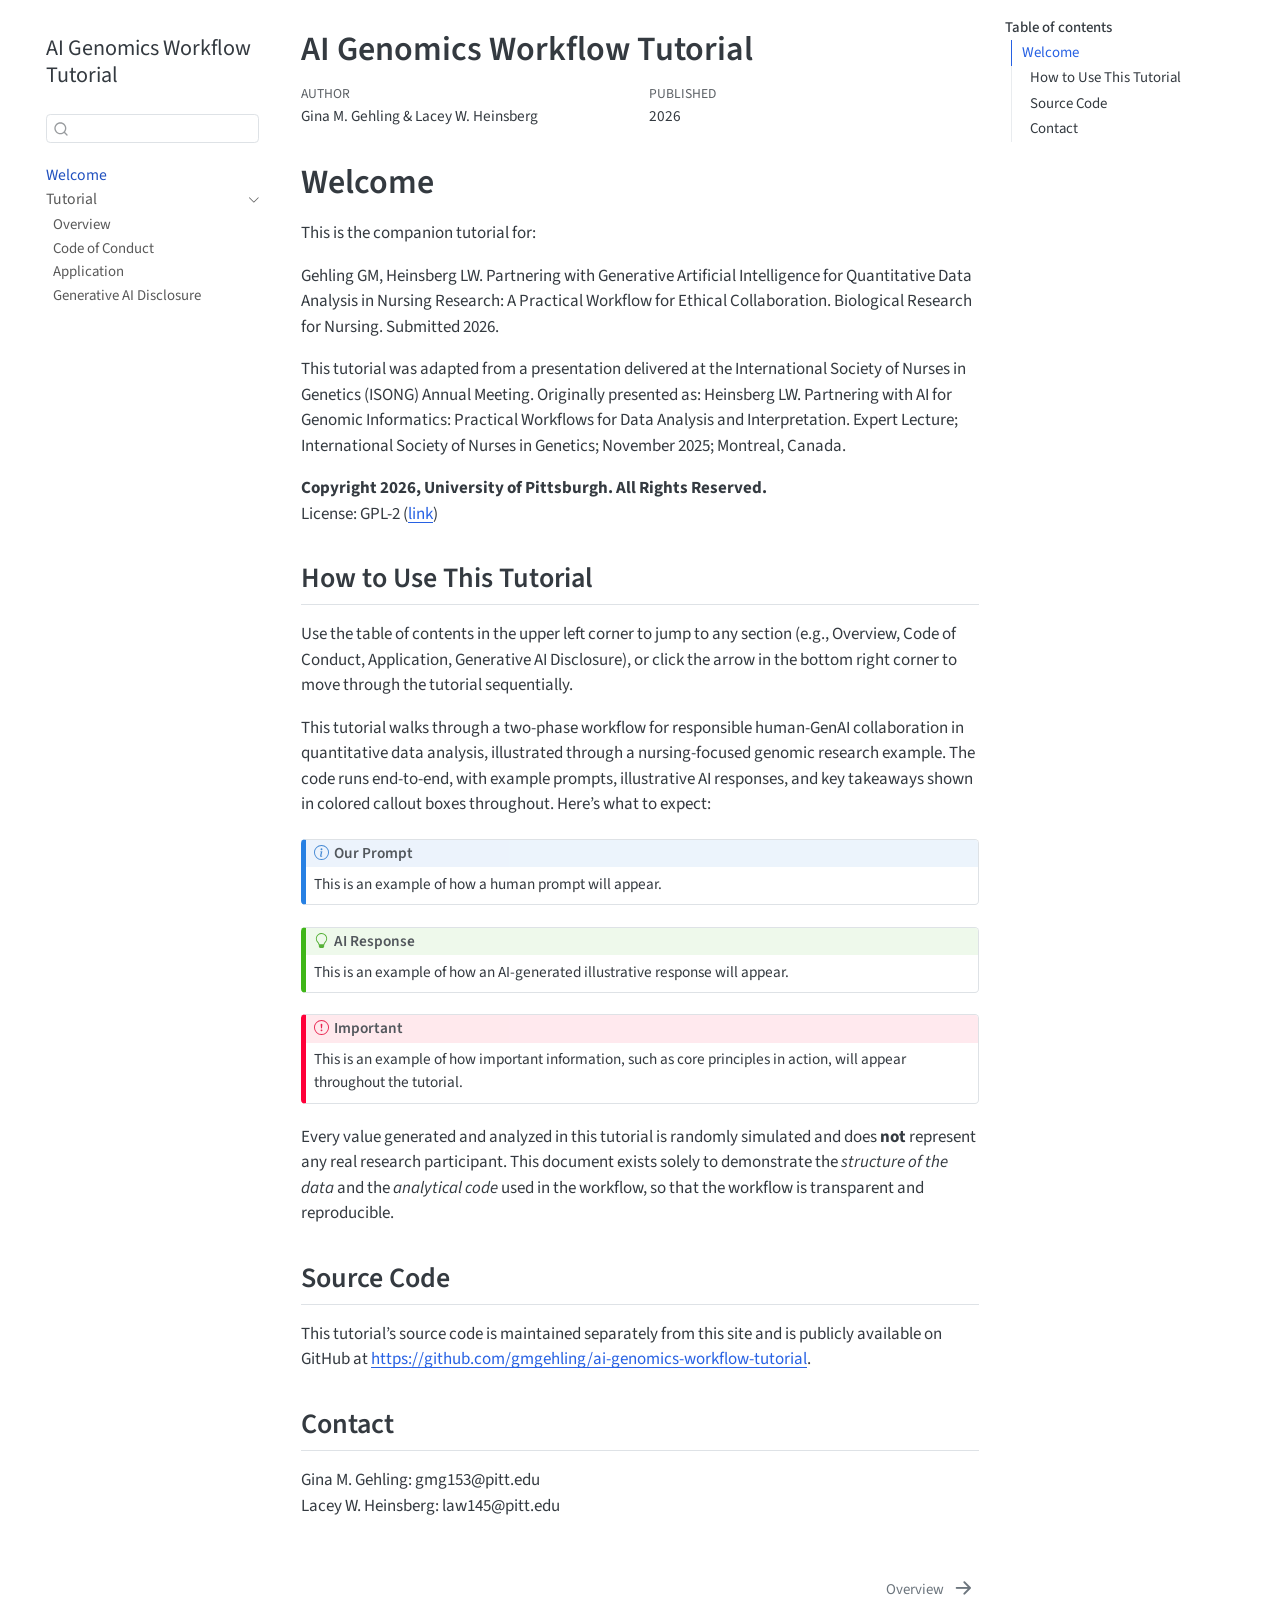
<file: index.html>
<!DOCTYPE html>
<html xmlns="http://www.w3.org/1999/xhtml" lang="en" xml:lang="en"><head>

<meta charset="utf-8">
<meta name="generator" content="quarto-1.10.18">

<meta name="viewport" content="width=device-width, initial-scale=1.0, user-scalable=yes">

<meta name="author" content="Gina M. Gehling &amp; Lacey W. Heinsberg">
<meta name="dcterms.date" content="2026-01-01">

<title>AI Genomics Workflow Tutorial</title>
<style>
/* Default styles provided by pandoc.
** See https://pandoc.org/MANUAL.html#variables-for-html for config info.
*/
span.smallcaps{font-variant: small-caps;}
div.columns{display: flex; gap: 1.5em;}
div.column{flex: auto;}
@media screen {
div.columns{gap: min(4vw, 1.5em);}
div.column{overflow-x: auto;}
}
div.hanging-indent{margin-left: 1.5em; text-indent: -1.5em;}
ul.task-list{list-style: none;}
ul.task-list li input[type="checkbox"] {
  width: 0.8em;
  margin: 0 0.8em 0.2em -1em; /* quarto-specific, see https://github.com/quarto-dev/quarto-cli/issues/4556 */ 
  vertical-align: middle;
}
</style>


<script src="site_libs/quarto-nav/quarto-nav.js"></script>
<script src="site_libs/quarto-nav/headroom.min.js"></script>
<script src="site_libs/clipboard/clipboard.min.js"></script>
<script src="site_libs/quarto-search/autocomplete.umd.js"></script>
<script src="site_libs/quarto-search/fuse.min.js"></script>
<script src="site_libs/quarto-search/quarto-search.js"></script>
<meta name="quarto:offset" content="./">
<link href="./tutorial_overview.html" rel="next">
<script src="site_libs/quarto-html/quarto.js" type="module"></script>
<script src="site_libs/quarto-html/tabsets/tabsets.js" type="module"></script>
<script src="site_libs/quarto-html/popper.min.js"></script>
<script src="site_libs/quarto-html/tippy.umd.min.js"></script>
<script src="site_libs/quarto-html/anchor.min.js"></script>
<link href="site_libs/quarto-html/tippy.css" rel="stylesheet">
<link href="site_libs/quarto-html/quarto-syntax-highlighting-12757e4b7af482b2d9c5bd8860d2b707.css" rel="stylesheet" id="quarto-text-highlighting-styles">
<script src="site_libs/bootstrap/bootstrap.min.js"></script>
<link href="site_libs/bootstrap/bootstrap-icons.css" rel="stylesheet">
<link href="site_libs/bootstrap/bootstrap-afcf79472eb0bb53fc823fd7a629db94.min.css" rel="stylesheet" append-hash="true" id="quarto-bootstrap" data-mode="light">
<script id="quarto-search-options" type="application/json">{
  "location": "sidebar",
  "copy-button": false,
  "collapse-after": 3,
  "panel-placement": "start",
  "type": "textbox",
  "limit": 50,
  "keyboard-shortcut": [
    "f",
    "/",
    "s"
  ],
  "show-item-context": false,
  "language": {
    "search-no-results-text": "No results",
    "search-matching-documents-text": "matching documents",
    "search-copy-link-title": "Copy link to search",
    "search-hide-matches-text": "Hide additional matches",
    "search-more-match-text": "more match in this document",
    "search-more-matches-text": "more matches in this document",
    "search-clear-button-title": "Clear",
    "search-text-placeholder": "",
    "search-detached-cancel-button-title": "Cancel",
    "search-submit-button-title": "Submit",
    "search-label": "Search"
  }
}</script>


</head>

<body class="nav-sidebar floating quarto-light">

<div id="quarto-search-results"></div>
  <header id="quarto-header" class="headroom fixed-top">
  <nav class="quarto-secondary-nav">
    <div class="container-fluid d-flex">
      <button type="button" class="quarto-btn-toggle btn" data-bs-toggle="collapse" role="button" data-bs-target=".quarto-sidebar-collapse-item" aria-controls="quarto-sidebar" aria-expanded="false" aria-label="Toggle sidebar navigation" onclick="if (window.quartoToggleHeadroom) { window.quartoToggleHeadroom(); }">
        <i class="bi bi-layout-text-sidebar-reverse"></i>
      </button>
        <nav class="quarto-page-breadcrumbs" aria-label="breadcrumb"><ol class="breadcrumb"><li class="breadcrumb-item"><a href="./index.html"><span class="chapter-title">Welcome</span></a></li></ol></nav>
        <a class="flex-grow-1" role="navigation" data-bs-toggle="collapse" data-bs-target=".quarto-sidebar-collapse-item" aria-controls="quarto-sidebar" aria-expanded="false" aria-label="Toggle sidebar navigation" onclick="if (window.quartoToggleHeadroom) { window.quartoToggleHeadroom(); }">      
        </a>
      <button type="button" class="btn quarto-search-button" aria-label="Search" onclick="window.quartoOpenSearch();">
        <i class="bi bi-search"></i>
      </button>
    </div>
  </nav>
</header>
<!-- content -->
<div id="quarto-content" class="quarto-container page-columns page-rows-contents page-layout-article">
<!-- sidebar -->
  <nav id="quarto-sidebar" class="sidebar collapse collapse-horizontal quarto-sidebar-collapse-item sidebar-navigation floating overflow-auto">
    <div class="pt-lg-2 mt-2 text-left sidebar-header">
    <div class="sidebar-title mb-0 py-0">
      <a href="./">AI Genomics Workflow Tutorial</a> 
    </div>
      </div>
        <div class="mt-2 flex-shrink-0 align-items-center">
        <div class="sidebar-search">
        <div id="quarto-search" class="" title="Search"></div>
        </div>
        </div>
    <div class="sidebar-menu-container"> 
    <ul class="list-unstyled mt-1">
        <li class="sidebar-item">
  <div class="sidebar-item-container"> 
  <a href="./index.html" class="sidebar-item-text sidebar-link active"><span class="chapter-title">Welcome</span></a>
  </div>
</li>
        <li class="sidebar-item sidebar-item-section">
      <div class="sidebar-item-container"> 
            <a class="sidebar-item-text sidebar-link text-start" data-bs-toggle="collapse" data-bs-target="#quarto-sidebar-section-1" role="navigation" aria-expanded="true">
 <span class="menu-text">Tutorial</span></a>
          <a class="sidebar-item-toggle text-start" data-bs-toggle="collapse" data-bs-target="#quarto-sidebar-section-1" role="navigation" aria-expanded="true" aria-label="Toggle section">
            <i class="bi bi-chevron-right ms-2"></i>
          </a> 
      </div>
      <ul id="quarto-sidebar-section-1" class="collapse list-unstyled sidebar-section depth1 show">  
          <li class="sidebar-item">
  <div class="sidebar-item-container"> 
  <a href="./tutorial_overview.html" class="sidebar-item-text sidebar-link"><span class="chapter-title">Overview</span></a>
  </div>
</li>
          <li class="sidebar-item">
  <div class="sidebar-item-container"> 
  <a href="./tutorial_code_of_conduct.html" class="sidebar-item-text sidebar-link"><span class="chapter-title">Code of Conduct</span></a>
  </div>
</li>
          <li class="sidebar-item">
  <div class="sidebar-item-container"> 
  <a href="./tutorial_application.html" class="sidebar-item-text sidebar-link"><span class="chapter-title">Application</span></a>
  </div>
</li>
          <li class="sidebar-item">
  <div class="sidebar-item-container"> 
  <a href="./tutorial_disclosure.html" class="sidebar-item-text sidebar-link"><span class="chapter-title">Generative AI Disclosure</span></a>
  </div>
</li>
      </ul>
  </li>
    </ul>
    </div>
</nav>
<div id="quarto-sidebar-glass" class="quarto-sidebar-collapse-item" data-bs-toggle="collapse" data-bs-target=".quarto-sidebar-collapse-item"></div>
<!-- margin-sidebar -->
    <div id="quarto-margin-sidebar" class="sidebar margin-sidebar">
        <nav id="TOC" role="doc-toc" class="toc-active">
    <h2 id="toc-title">Table of contents</h2>
   
  <ul>
  <li><a href="#welcome" id="toc-welcome" class="nav-link active" data-scroll-target="#welcome">Welcome</a>
  <ul class="collapse">
  <li><a href="#how-to-use-this-tutorial" id="toc-how-to-use-this-tutorial" class="nav-link" data-scroll-target="#how-to-use-this-tutorial">How to Use This Tutorial</a></li>
  <li><a href="#source-code" id="toc-source-code" class="nav-link" data-scroll-target="#source-code">Source Code</a></li>
  <li><a href="#contact" id="toc-contact" class="nav-link" data-scroll-target="#contact">Contact</a></li>
  </ul></li>
  </ul>
</nav>
    </div>
<!-- main -->
<main class="content" id="quarto-document-content">

<header id="title-block-header" class="quarto-title-block default">
<div class="quarto-title">
<h1 class="title">AI Genomics Workflow Tutorial</h1>
</div>



<div class="quarto-title-meta">

    <div>
    <div class="quarto-title-meta-heading">Author</div>
    <div class="quarto-title-meta-contents">
             <p>Gina M. Gehling &amp; Lacey W. Heinsberg </p>
          </div>
  </div>
    
    <div>
    <div class="quarto-title-meta-heading">Published</div>
    <div class="quarto-title-meta-contents">
      <p class="date">2026</p>
    </div>
  </div>
  
    
  </div>
  


</header>


<section id="welcome" class="level1">
<h1>Welcome</h1>
<p>This is the companion tutorial for:</p>
<p>Gehling GM, Heinsberg LW. Partnering with Generative Artificial Intelligence for Quantitative Data Analysis in Nursing Research: A Practical Workflow for Ethical Collaboration. Biological Research for Nursing. Submitted 2026.</p>
<p>This tutorial was adapted from a presentation delivered at the International Society of Nurses in Genetics (ISONG) Annual Meeting. Originally presented as: Heinsberg LW. Partnering with AI for Genomic Informatics: Practical Workflows for Data Analysis and Interpretation. Expert Lecture; International Society of Nurses in Genetics; November 2025; Montreal, Canada.</p>
<p><strong>Copyright 2026, University of Pittsburgh. All Rights Reserved.</strong><br>
License: GPL-2 (<a href="https://www.gnu.org/licenses/old-licenses/gpl-2.0.en.html">link</a>)</p>
<section id="how-to-use-this-tutorial" class="level2">
<h2 class="anchored" data-anchor-id="how-to-use-this-tutorial">How to Use This Tutorial</h2>
<p>Use the table of contents in the upper left corner to jump to any section (e.g., Overview, Code of Conduct, Application, Generative AI Disclosure), or click the arrow in the bottom right corner to move through the tutorial sequentially.</p>
<p>This tutorial walks through a two-phase workflow for responsible human-GenAI collaboration in quantitative data analysis, illustrated through a nursing-focused genomic research example. The code runs end-to-end, with example prompts, illustrative AI responses, and key takeaways shown in colored callout boxes throughout. Here’s what to expect:</p>
<div class="callout callout-style-default callout-note callout-titled" title="Our Prompt">
<div class="callout-header d-flex align-content-center">
<div class="callout-icon-container">
<i class="callout-icon"></i>
</div>
<div class="callout-title-container flex-fill">
<span class="screen-reader-only">Note</span>Our Prompt
</div>
</div>
<div class="callout-body-container callout-body">
<p>This is an example of how a human prompt will appear.</p>
</div>
</div>
<div class="callout callout-style-default callout-tip callout-titled" title="AI Response">
<div class="callout-header d-flex align-content-center">
<div class="callout-icon-container">
<i class="callout-icon"></i>
</div>
<div class="callout-title-container flex-fill">
<span class="screen-reader-only">Tip</span>AI Response
</div>
</div>
<div class="callout-body-container callout-body">
<p>This is an example of how an AI-generated illustrative response will appear.</p>
</div>
</div>
<div class="callout callout-style-default callout-important callout-titled" title="Important">
<div class="callout-header d-flex align-content-center">
<div class="callout-icon-container">
<i class="callout-icon"></i>
</div>
<div class="callout-title-container flex-fill">
<span class="screen-reader-only">Important</span>Important
</div>
</div>
<div class="callout-body-container callout-body">
<p>This is an example of how important information, such as core principles in action, will appear throughout the tutorial.</p>
</div>
</div>
<p>Every value generated and analyzed in this tutorial is randomly simulated and does <strong>not</strong> represent any real research participant. This document exists solely to demonstrate the <em>structure of the data</em> and the <em>analytical code</em> used in the workflow, so that the workflow is transparent and reproducible.</p>
</section>
<section id="source-code" class="level2">
<h2 class="anchored" data-anchor-id="source-code">Source Code</h2>
<p>This tutorial’s source code is maintained separately from this site and is publicly available on GitHub at <a href="https://github.com/gmgehling/ai-genomics-workflow-tutorial">https://github.com/gmgehling/ai-genomics-workflow-tutorial</a>.</p>
</section>
<section id="contact" class="level2">
<h2 class="anchored" data-anchor-id="contact">Contact</h2>
<p>Gina M. Gehling: gmg153@pitt.edu<br>
Lacey W. Heinsberg: law145@pitt.edu</p>


</section>
</section>

</main> <!-- /main -->
<script id="quarto-html-after-body" type="application/javascript">
  window.document.addEventListener("DOMContentLoaded", function (event) {
    const icon = "";
    const anchorJS = new window.AnchorJS();
    anchorJS.options = {
      placement: 'right',
      icon: icon
    };
    anchorJS.add('.anchored');
    const isCodeAnnotation = (el) => {
      for (const clz of el.classList) {
        if (clz.startsWith('code-annotation-')) {                     
          return true;
        }
      }
      return false;
    }
    const onCopySuccess = function(e) {
      // button target
      const button = e.trigger;
      // don't keep focus
      button.blur();
      // flash "checked"
      button.classList.add('code-copy-button-checked');
      var currentTitle = button.getAttribute("title");
      button.setAttribute("title", "Copied!");
      let tooltip;
      if (window.bootstrap) {
        button.setAttribute("data-bs-toggle", "tooltip");
        button.setAttribute("data-bs-placement", "left");
        button.setAttribute("data-bs-title", "Copied!");
        tooltip = new bootstrap.Tooltip(button, 
          { trigger: "manual", 
            customClass: "code-copy-button-tooltip",
            offset: [0, -8]});
        tooltip.show();    
      }
      setTimeout(function() {
        if (tooltip) {
          tooltip.hide();
          button.removeAttribute("data-bs-title");
          button.removeAttribute("data-bs-toggle");
          button.removeAttribute("data-bs-placement");
        }
        button.setAttribute("title", currentTitle);
        button.classList.remove('code-copy-button-checked');
      }, 1000);
      // clear code selection
      e.clearSelection();
    }
    const getTextToCopy = function(trigger) {
      const outerScaffold = trigger.parentElement.cloneNode(true);
      const codeEl = outerScaffold.querySelector('code');
      for (const childEl of codeEl.children) {
        if (isCodeAnnotation(childEl)) {
          childEl.remove();
        }
      }
      return codeEl.innerText;
    }
    const clipboard = new window.ClipboardJS('.code-copy-button:not([data-in-quarto-modal])', {
      text: getTextToCopy
    });
    clipboard.on('success', onCopySuccess);
    if (window.document.getElementById('quarto-embedded-source-code-modal')) {
      const clipboardModal = new window.ClipboardJS('.code-copy-button[data-in-quarto-modal]', {
        text: getTextToCopy,
        container: window.document.getElementById('quarto-embedded-source-code-modal')
      });
      clipboardModal.on('success', onCopySuccess);
    }
      var localhostRegex = new RegExp(/^(?:http|https):\/\/localhost\:?[0-9]*\//);
      var mailtoRegex = new RegExp(/^mailto:/);
        var filterRegex = new RegExp('/' + window.location.host + '/');
      var isInternal = (href) => {
          return filterRegex.test(href) || localhostRegex.test(href) || mailtoRegex.test(href);
      }
      // Inspect non-navigation links and adorn them if external
     var links = window.document.querySelectorAll('a[href]:not(.nav-link):not(.navbar-brand):not(.toc-action):not(.sidebar-link):not(.sidebar-item-toggle):not(.pagination-link):not(.no-external):not([aria-hidden]):not(.dropdown-item):not(.quarto-navigation-tool):not(.about-link)');
      for (var i=0; i<links.length; i++) {
        const link = links[i];
        if (!isInternal(link.href)) {
          // undo the damage that might have been done by quarto-nav.js in the case of
          // links that we want to consider external
          if (link.dataset.originalHref !== undefined) {
            link.href = link.dataset.originalHref;
          }
        }
      }
    function tippyHover(el, contentFn, onTriggerFn, onUntriggerFn) {
      const config = {
        allowHTML: true,
        maxWidth: 500,
        delay: 100,
        arrow: false,
        appendTo: function(el) {
            return el.parentElement;
        },
        interactive: true,
        interactiveBorder: 10,
        theme: 'quarto',
        placement: 'bottom-start',
      };
      if (contentFn) {
        config.content = contentFn;
      }
      if (onTriggerFn) {
        config.onTrigger = onTriggerFn;
      }
      if (onUntriggerFn) {
        config.onUntrigger = onUntriggerFn;
      }
      window.tippy(el, config); 
    }
    const noterefs = window.document.querySelectorAll('a[role="doc-noteref"]');
    for (var i=0; i<noterefs.length; i++) {
      const ref = noterefs[i];
      tippyHover(ref, function() {
        // use id or data attribute instead here
        let href = ref.getAttribute('data-footnote-href') || ref.getAttribute('href');
        try { href = new URL(href).hash; } catch {}
        const id = href.replace(/^#\/?/, "");
        const note = window.document.getElementById(id);
        if (note) {
          return note.innerHTML;
        } else {
          return "";
        }
      });
    }
    const xrefs = window.document.querySelectorAll('a.quarto-xref');
    const processXRef = (id, note) => {
      // Strip column container classes
      const stripColumnClz = (el) => {
        el.classList.remove("page-full", "page-columns");
        if (el.children) {
          for (const child of el.children) {
            stripColumnClz(child);
          }
        }
      }
      stripColumnClz(note)
      if (id === null || id.startsWith('sec-')) {
        // Special case sections, only their first couple elements
        const container = document.createElement("div");
        if (note.children && note.children.length > 2) {
          container.appendChild(note.children[0].cloneNode(true));
          for (let i = 1; i < note.children.length; i++) {
            const child = note.children[i];
            if (child.tagName === "P" && child.innerText === "") {
              continue;
            } else {
              container.appendChild(child.cloneNode(true));
              break;
            }
          }
          if (window.Quarto?.typesetMath) {
            window.Quarto.typesetMath(container);
          }
          return container.innerHTML
        } else {
          if (window.Quarto?.typesetMath) {
            window.Quarto.typesetMath(note);
          }
          return note.innerHTML;
        }
      } else {
        // Remove any anchor links if they are present
        const anchorLink = note.querySelector('a.anchorjs-link');
        if (anchorLink) {
          anchorLink.remove();
        }
        if (window.Quarto?.typesetMath) {
          window.Quarto.typesetMath(note);
        }
        if (note.classList.contains("callout")) {
          return note.outerHTML;
        } else {
          return note.innerHTML;
        }
      }
    }
    for (var i=0; i<xrefs.length; i++) {
      const xref = xrefs[i];
      tippyHover(xref, undefined, function(instance) {
        instance.disable();
        let url = xref.getAttribute('href');
        let hash = undefined; 
        if (url.startsWith('#')) {
          hash = url;
        } else {
          try { hash = new URL(url).hash; } catch {}
        }
        if (hash) {
          const id = hash.replace(/^#\/?/, "");
          const note = window.document.getElementById(id);
          if (note !== null) {
            try {
              const html = processXRef(id, note.cloneNode(true));
              instance.setContent(html);
            } finally {
              instance.enable();
              instance.show();
            }
          } else {
            // See if we can fetch this
            fetch(url.split('#')[0])
            .then(res => res.text())
            .then(html => {
              const parser = new DOMParser();
              const htmlDoc = parser.parseFromString(html, "text/html");
              const note = htmlDoc.getElementById(id);
              if (note !== null) {
                const html = processXRef(id, note);
                instance.setContent(html);
              } 
            }).finally(() => {
              instance.enable();
              instance.show();
            });
          }
        } else {
          // See if we can fetch a full url (with no hash to target)
          // This is a special case and we should probably do some content thinning / targeting
          fetch(url)
          .then(res => res.text())
          .then(html => {
            const parser = new DOMParser();
            const htmlDoc = parser.parseFromString(html, "text/html");
            const note = htmlDoc.querySelector('main.content');
            if (note !== null) {
              // This should only happen for chapter cross references
              // (since there is no id in the URL)
              // remove the first header
              if (note.children.length > 0 && note.children[0].tagName === "HEADER") {
                note.children[0].remove();
              }
              const html = processXRef(null, note);
              instance.setContent(html);
            } 
          }).finally(() => {
            instance.enable();
            instance.show();
          });
        }
      }, function(instance) {
      });
    }
        let selectedAnnoteEl;
        const selectorForAnnotation = ( cell, annotation) => {
          let cellAttr = 'data-code-cell="' + cell + '"';
          let lineAttr = 'data-code-annotation="' +  annotation + '"';
          const selector = 'span[' + cellAttr + '][' + lineAttr + ']';
          return selector;
        }
        const selectCodeLines = (annoteEl) => {
          const doc = window.document;
          const targetCell = annoteEl.getAttribute("data-target-cell");
          const targetAnnotation = annoteEl.getAttribute("data-target-annotation");
          const annoteSpan = window.document.querySelector(selectorForAnnotation(targetCell, targetAnnotation));
          const lines = annoteSpan.getAttribute("data-code-lines").split(",");
          const lineIds = lines.map((line) => {
            return targetCell + "-" + line;
          })
          let top = null;
          let height = null;
          let parent = null;
          if (lineIds.length > 0) {
              //compute the position of the single el (top and bottom and make a div)
              const el = window.document.getElementById(lineIds[0]);
              top = el.offsetTop;
              height = el.offsetHeight;
              parent = el.parentElement.parentElement;
            if (lineIds.length > 1) {
              const lastEl = window.document.getElementById(lineIds[lineIds.length - 1]);
              const bottom = lastEl.offsetTop + lastEl.offsetHeight;
              height = bottom - top;
            }
            if (top !== null && height !== null && parent !== null) {
              // cook up a div (if necessary) and position it 
              let div = window.document.getElementById("code-annotation-line-highlight");
              if (div === null) {
                div = window.document.createElement("div");
                div.setAttribute("id", "code-annotation-line-highlight");
                div.style.position = 'absolute';
                parent.appendChild(div);
              }
              div.style.top = top - 2 + "px";
              div.style.height = height + 4 + "px";
              div.style.left = 0;
              let gutterDiv = window.document.getElementById("code-annotation-line-highlight-gutter");
              if (gutterDiv === null) {
                gutterDiv = window.document.createElement("div");
                gutterDiv.setAttribute("id", "code-annotation-line-highlight-gutter");
                gutterDiv.style.position = 'absolute';
                const codeCell = window.document.getElementById(targetCell);
                const gutter = codeCell.querySelector('.code-annotation-gutter');
                gutter.appendChild(gutterDiv);
              }
              gutterDiv.style.top = top - 2 + "px";
              gutterDiv.style.height = height + 4 + "px";
            }
            selectedAnnoteEl = annoteEl;
          }
        };
        const unselectCodeLines = () => {
          const elementsIds = ["code-annotation-line-highlight", "code-annotation-line-highlight-gutter"];
          elementsIds.forEach((elId) => {
            const div = window.document.getElementById(elId);
            if (div) {
              div.remove();
            }
          });
          selectedAnnoteEl = undefined;
        };
          // Handle positioning of the toggle
      window.addEventListener(
        "resize",
        throttle(() => {
          elRect = undefined;
          if (selectedAnnoteEl) {
            selectCodeLines(selectedAnnoteEl);
          }
        }, 10)
      );
      function throttle(fn, ms) {
      let throttle = false;
      let timer;
        return (...args) => {
          if(!throttle) { // first call gets through
              fn.apply(this, args);
              throttle = true;
          } else { // all the others get throttled
              if(timer) clearTimeout(timer); // cancel #2
              timer = setTimeout(() => {
                fn.apply(this, args);
                timer = throttle = false;
              }, ms);
          }
        };
      }
        // Attach click handler to the DT
        const annoteDls = window.document.querySelectorAll('dt[data-target-cell]');
        for (const annoteDlNode of annoteDls) {
          annoteDlNode.addEventListener('click', (event) => {
            const clickedEl = event.target;
            if (clickedEl !== selectedAnnoteEl) {
              unselectCodeLines();
              const activeEl = window.document.querySelector('dt[data-target-cell].code-annotation-active');
              if (activeEl) {
                activeEl.classList.remove('code-annotation-active');
              }
              selectCodeLines(clickedEl);
              clickedEl.classList.add('code-annotation-active');
            } else {
              // Unselect the line
              unselectCodeLines();
              clickedEl.classList.remove('code-annotation-active');
            }
          });
        }
    const findCites = (el) => {
      const parentEl = el.parentElement;
      if (parentEl) {
        const cites = parentEl.dataset.cites;
        if (cites) {
          return {
            el,
            cites: cites.split(' ')
          };
        } else {
          return findCites(el.parentElement)
        }
      } else {
        return undefined;
      }
    };
    var bibliorefs = window.document.querySelectorAll('a[role="doc-biblioref"]');
    for (var i=0; i<bibliorefs.length; i++) {
      const ref = bibliorefs[i];
      const citeInfo = findCites(ref);
      if (citeInfo) {
        tippyHover(citeInfo.el, function() {
          var popup = window.document.createElement('div');
          citeInfo.cites.forEach(function(cite) {
            var citeDiv = window.document.createElement('div');
            citeDiv.classList.add('hanging-indent');
            citeDiv.classList.add('csl-entry');
            var biblioDiv = window.document.getElementById('ref-' + cite);
            if (biblioDiv) {
              citeDiv.innerHTML = biblioDiv.innerHTML;
            }
            popup.appendChild(citeDiv);
          });
          return popup.innerHTML;
        });
      }
    }
  });
  </script>
<nav class="page-navigation">
  <div class="nav-page nav-page-previous">
  </div>
  <div class="nav-page nav-page-next">
      <a href="./tutorial_overview.html" class="pagination-link" aria-label="Overview">
        <span class="nav-page-text"><span class="chapter-title">Overview</span></span> <i class="bi bi-arrow-right-short"></i>
      </a>
  </div>
</nav>
</div> <!-- /content -->




</body></html>
</file>
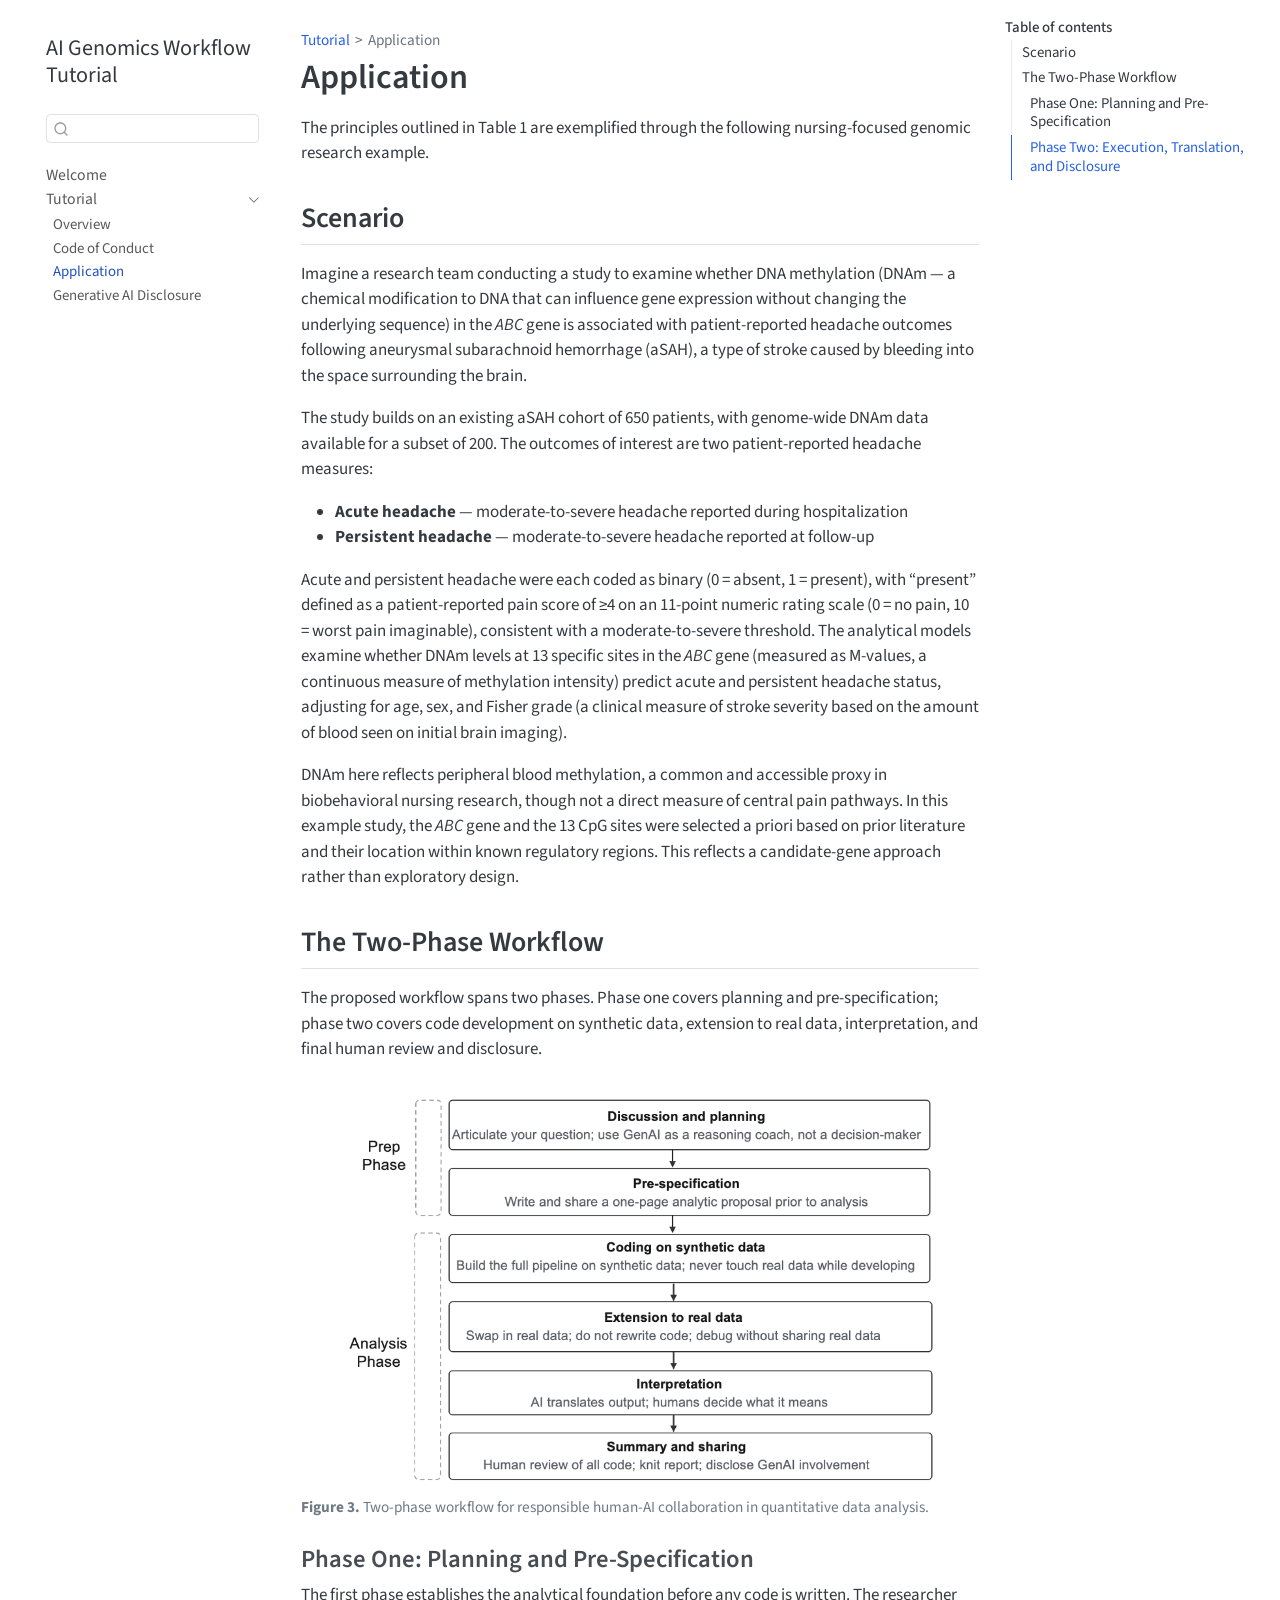
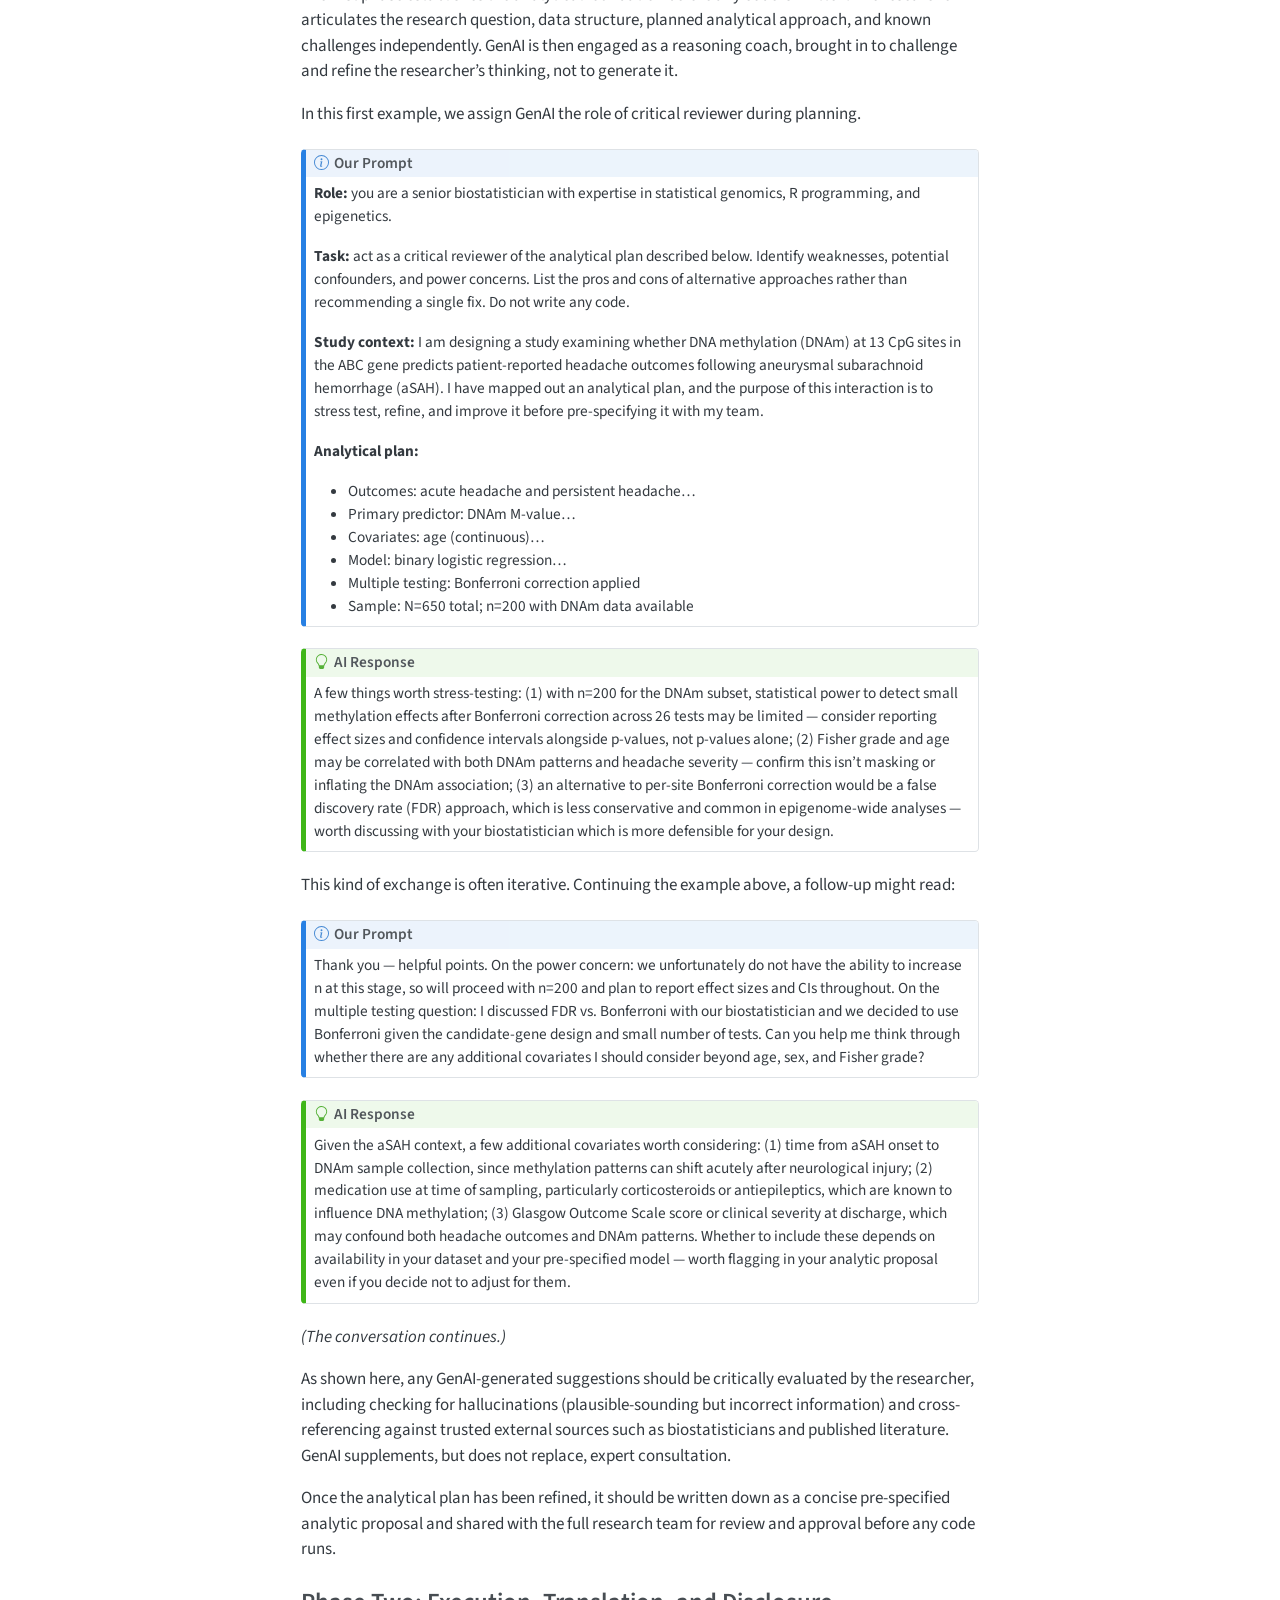
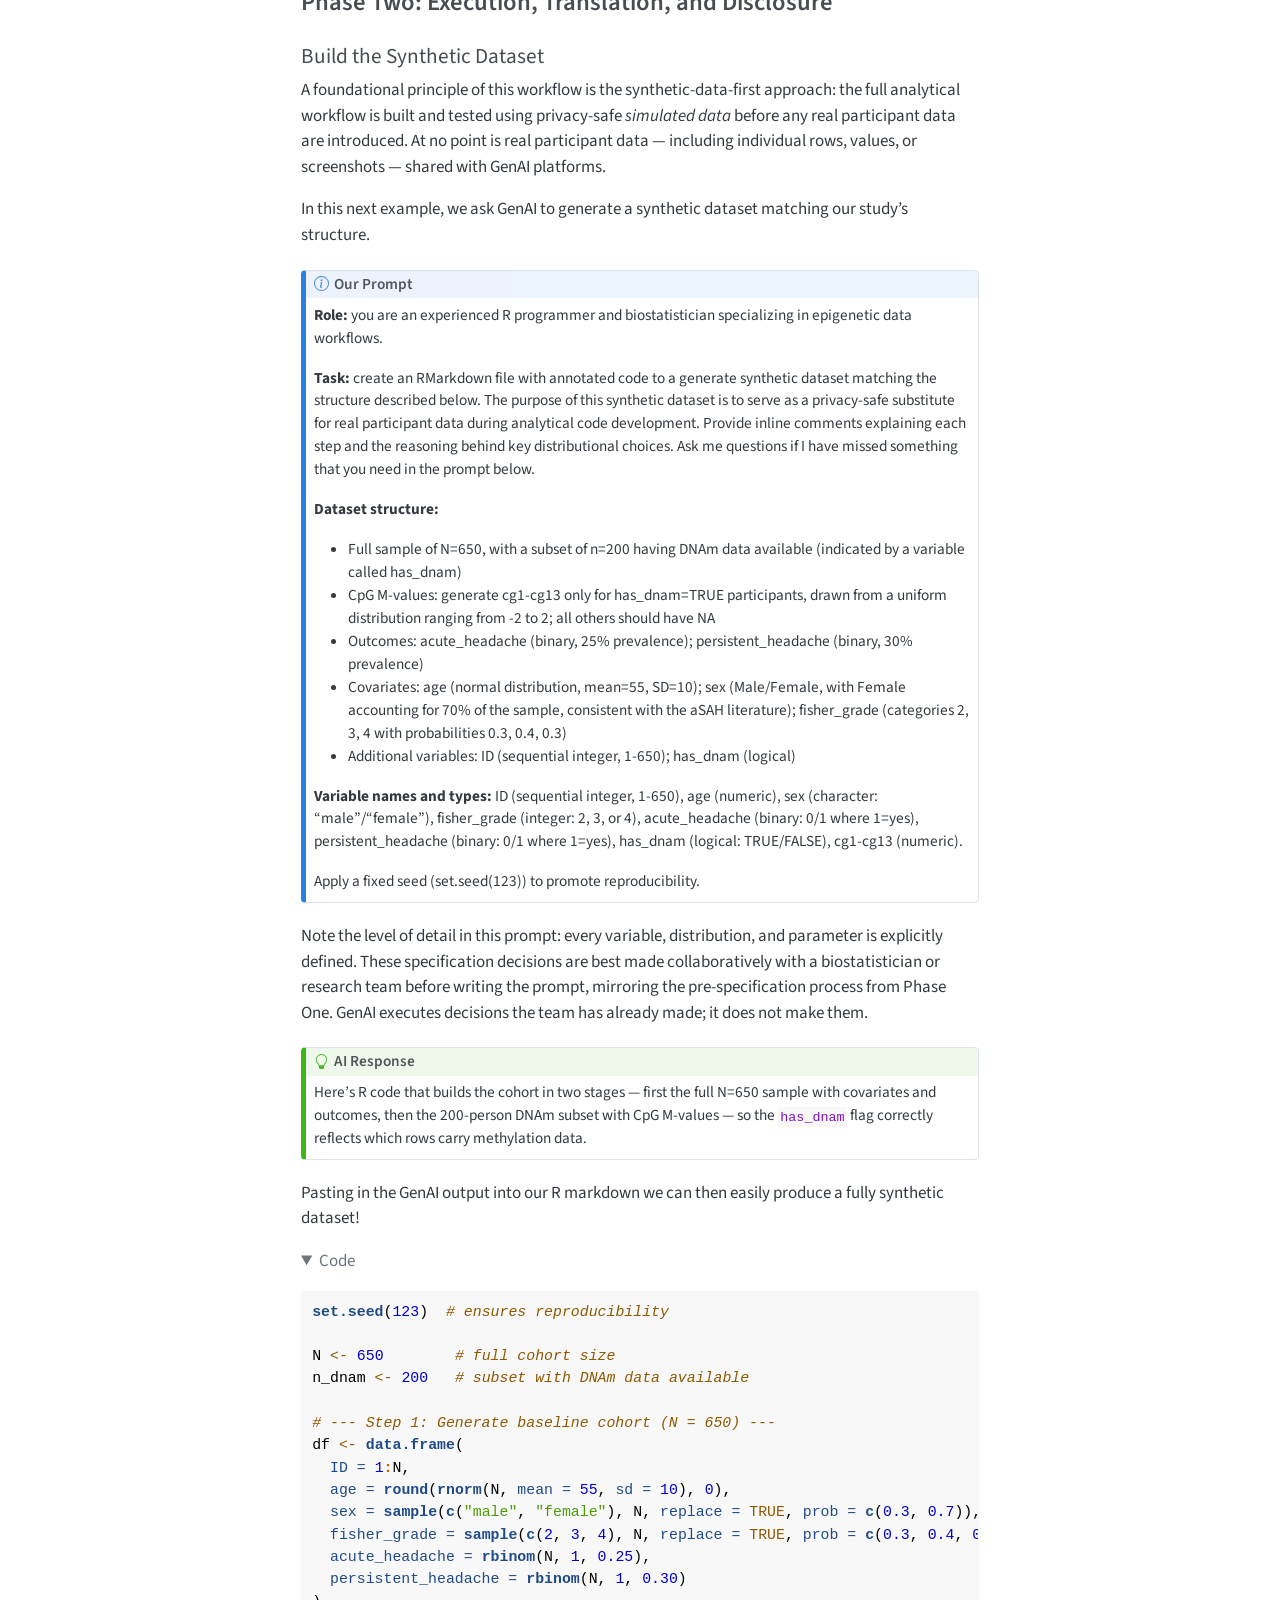
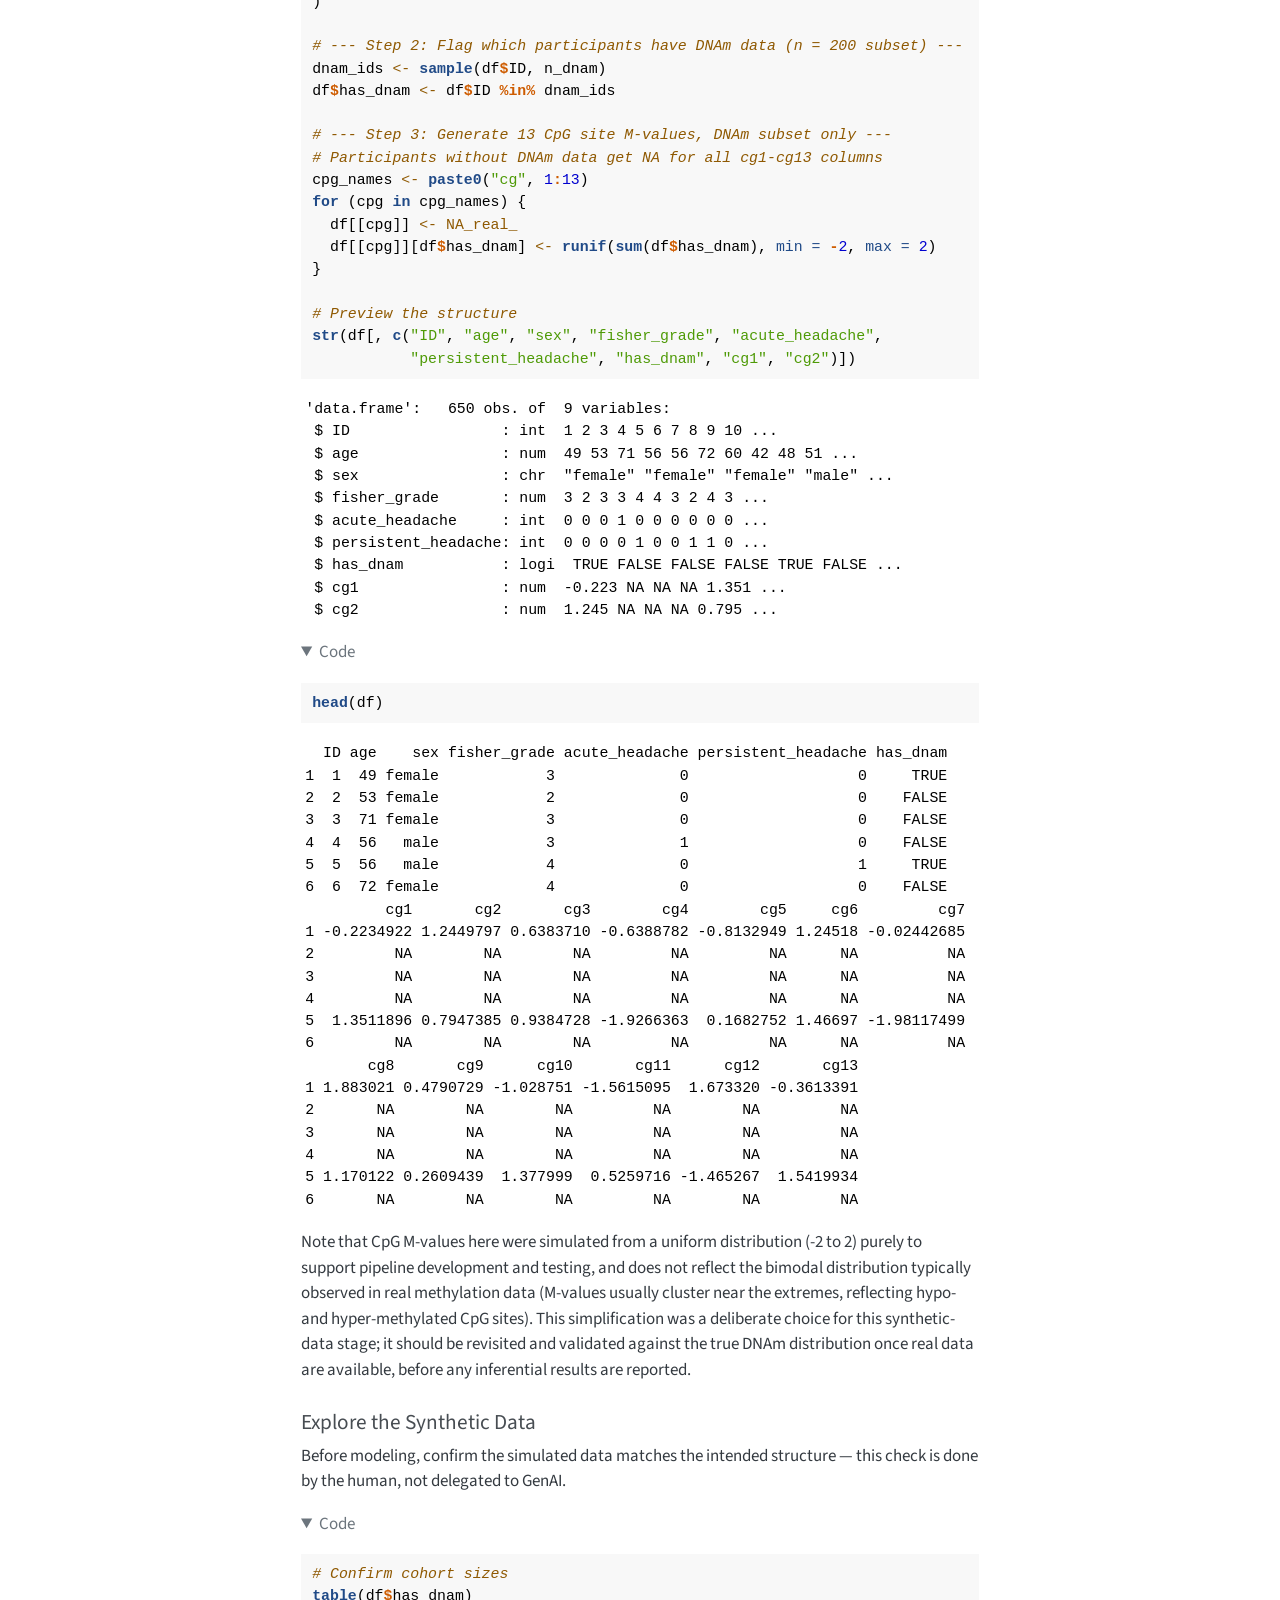
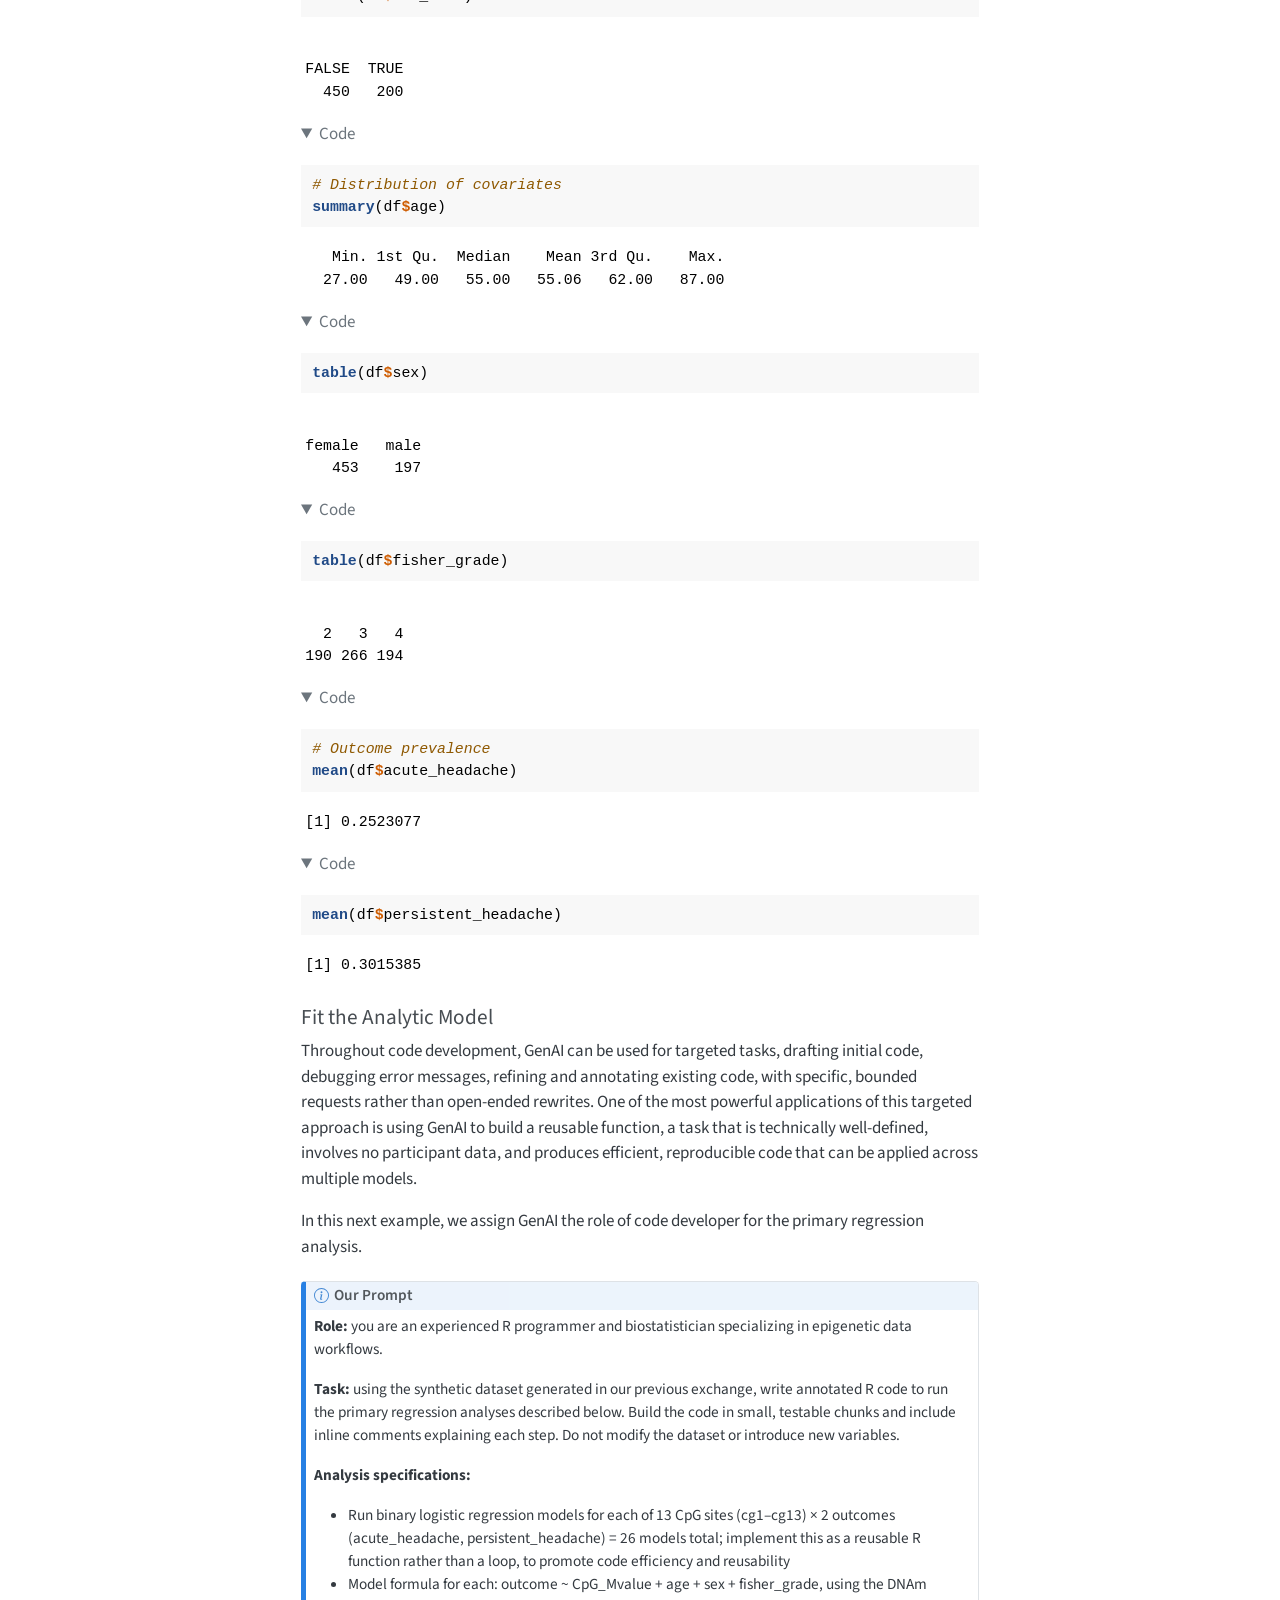
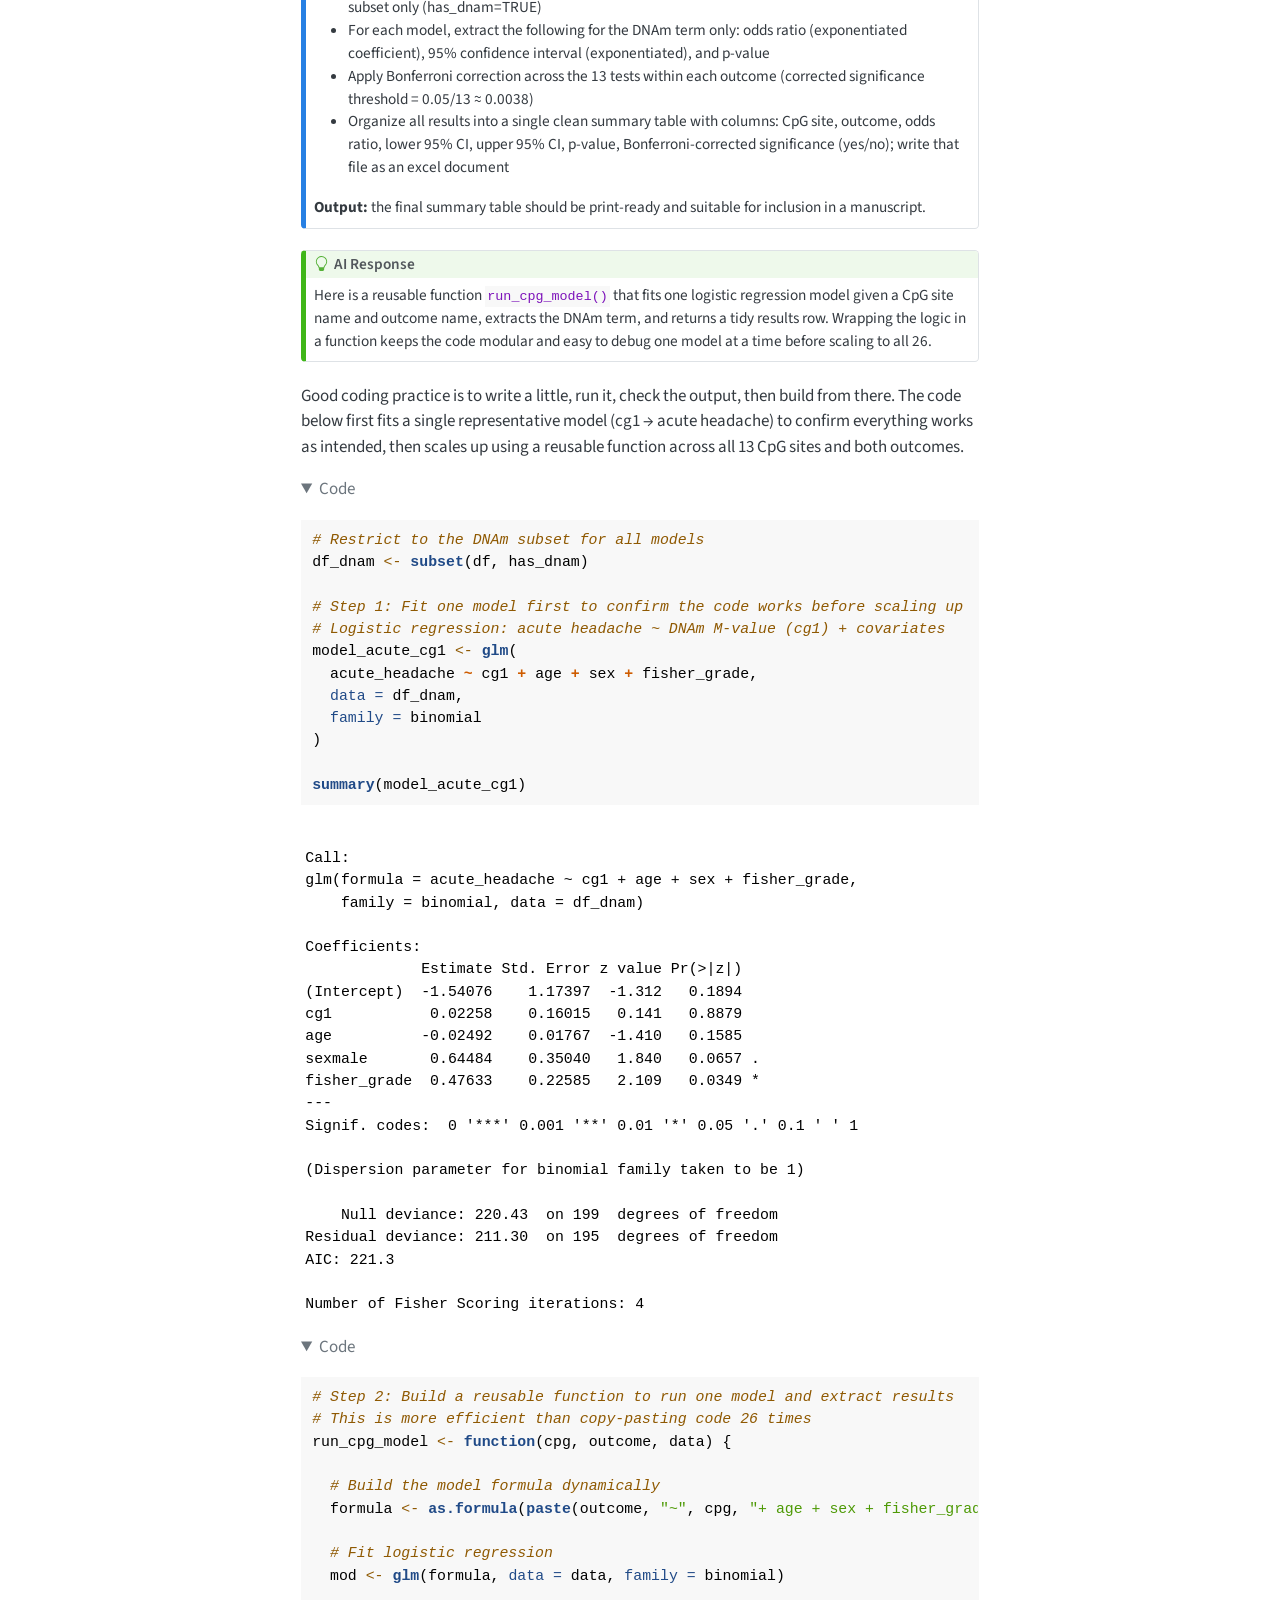
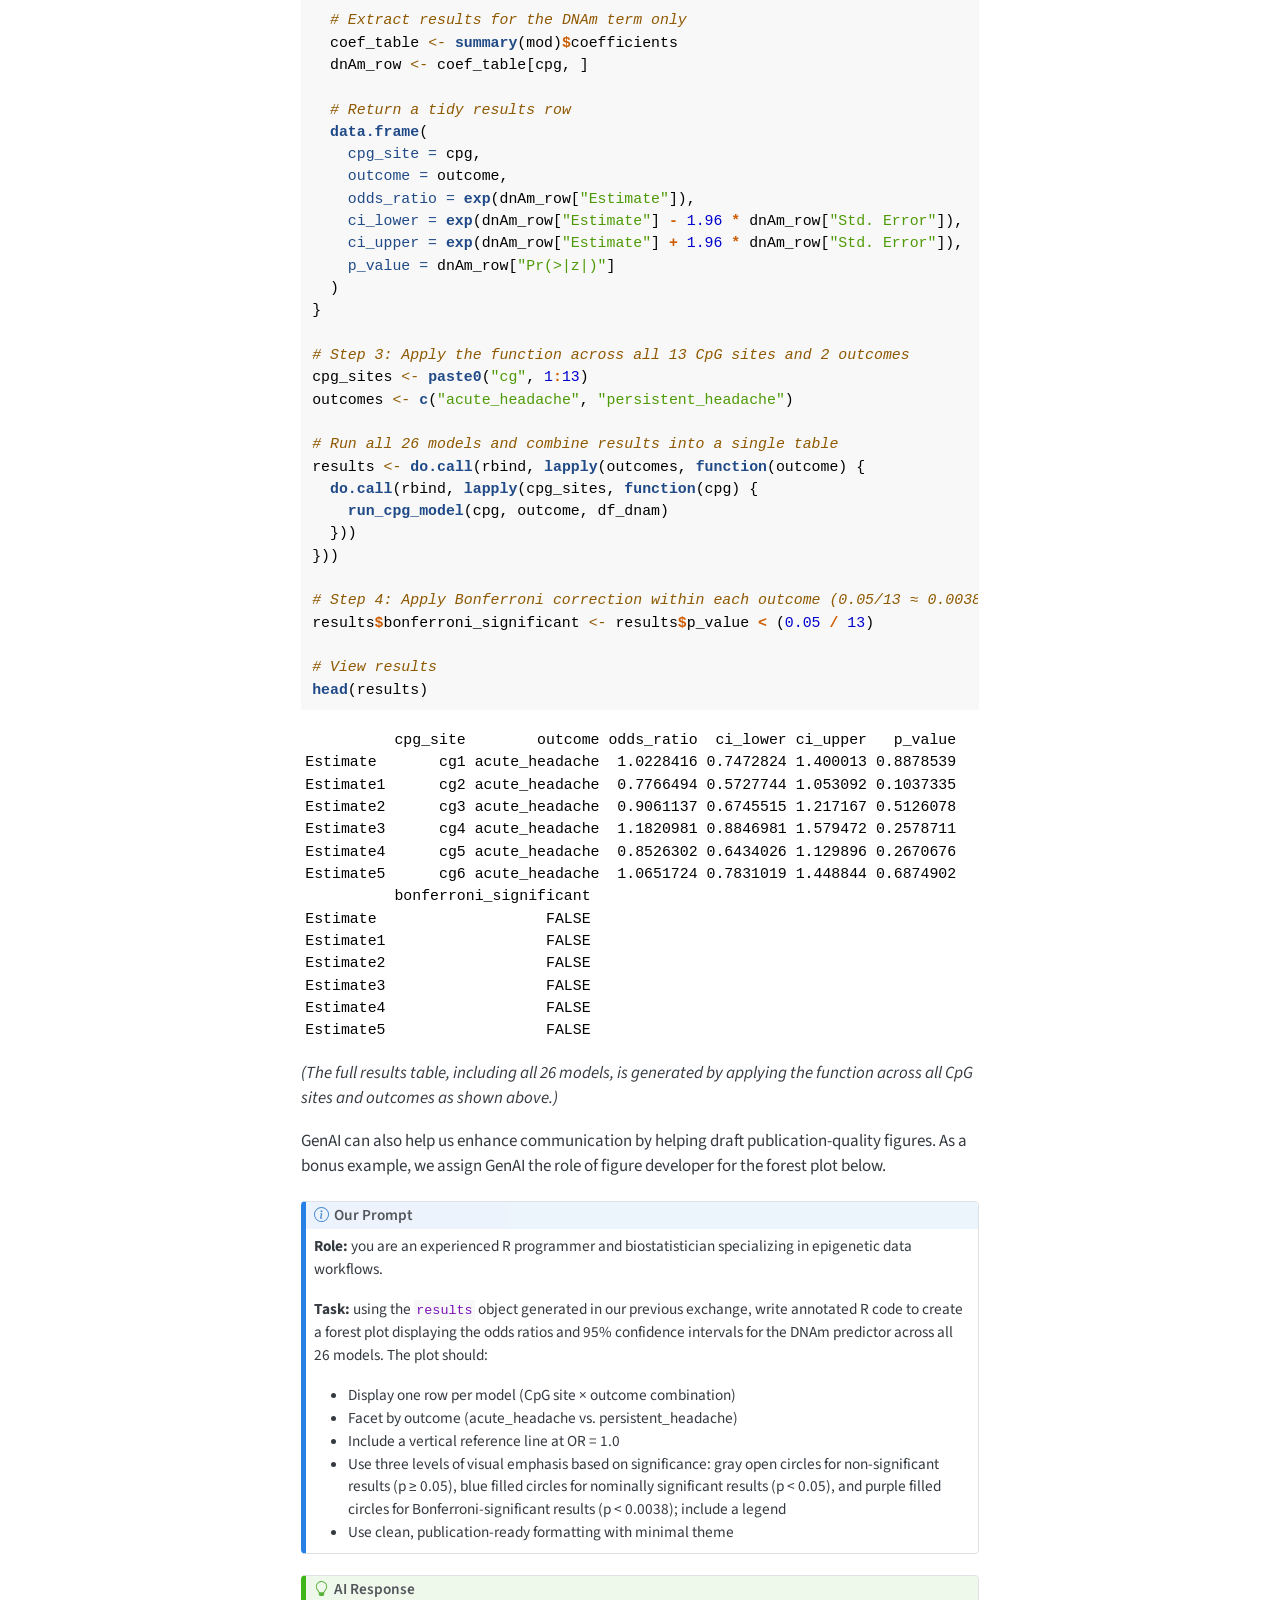
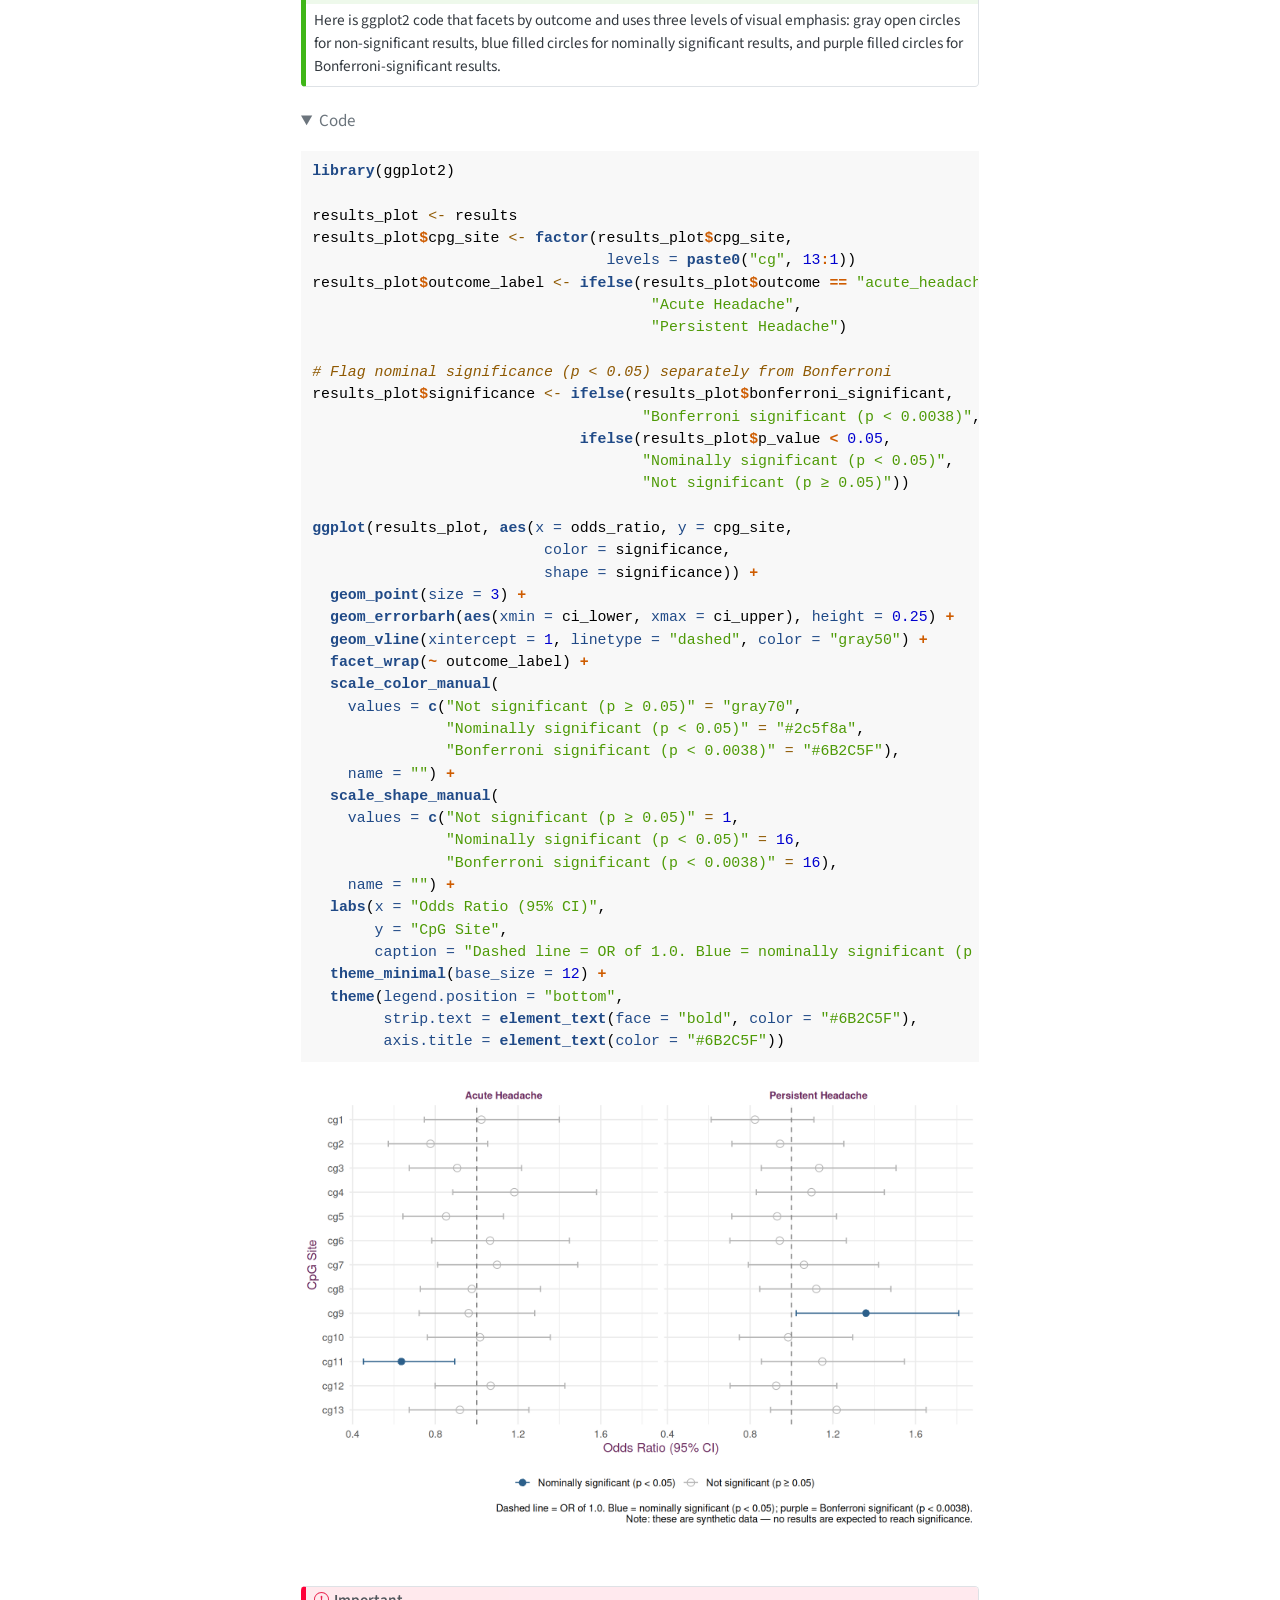
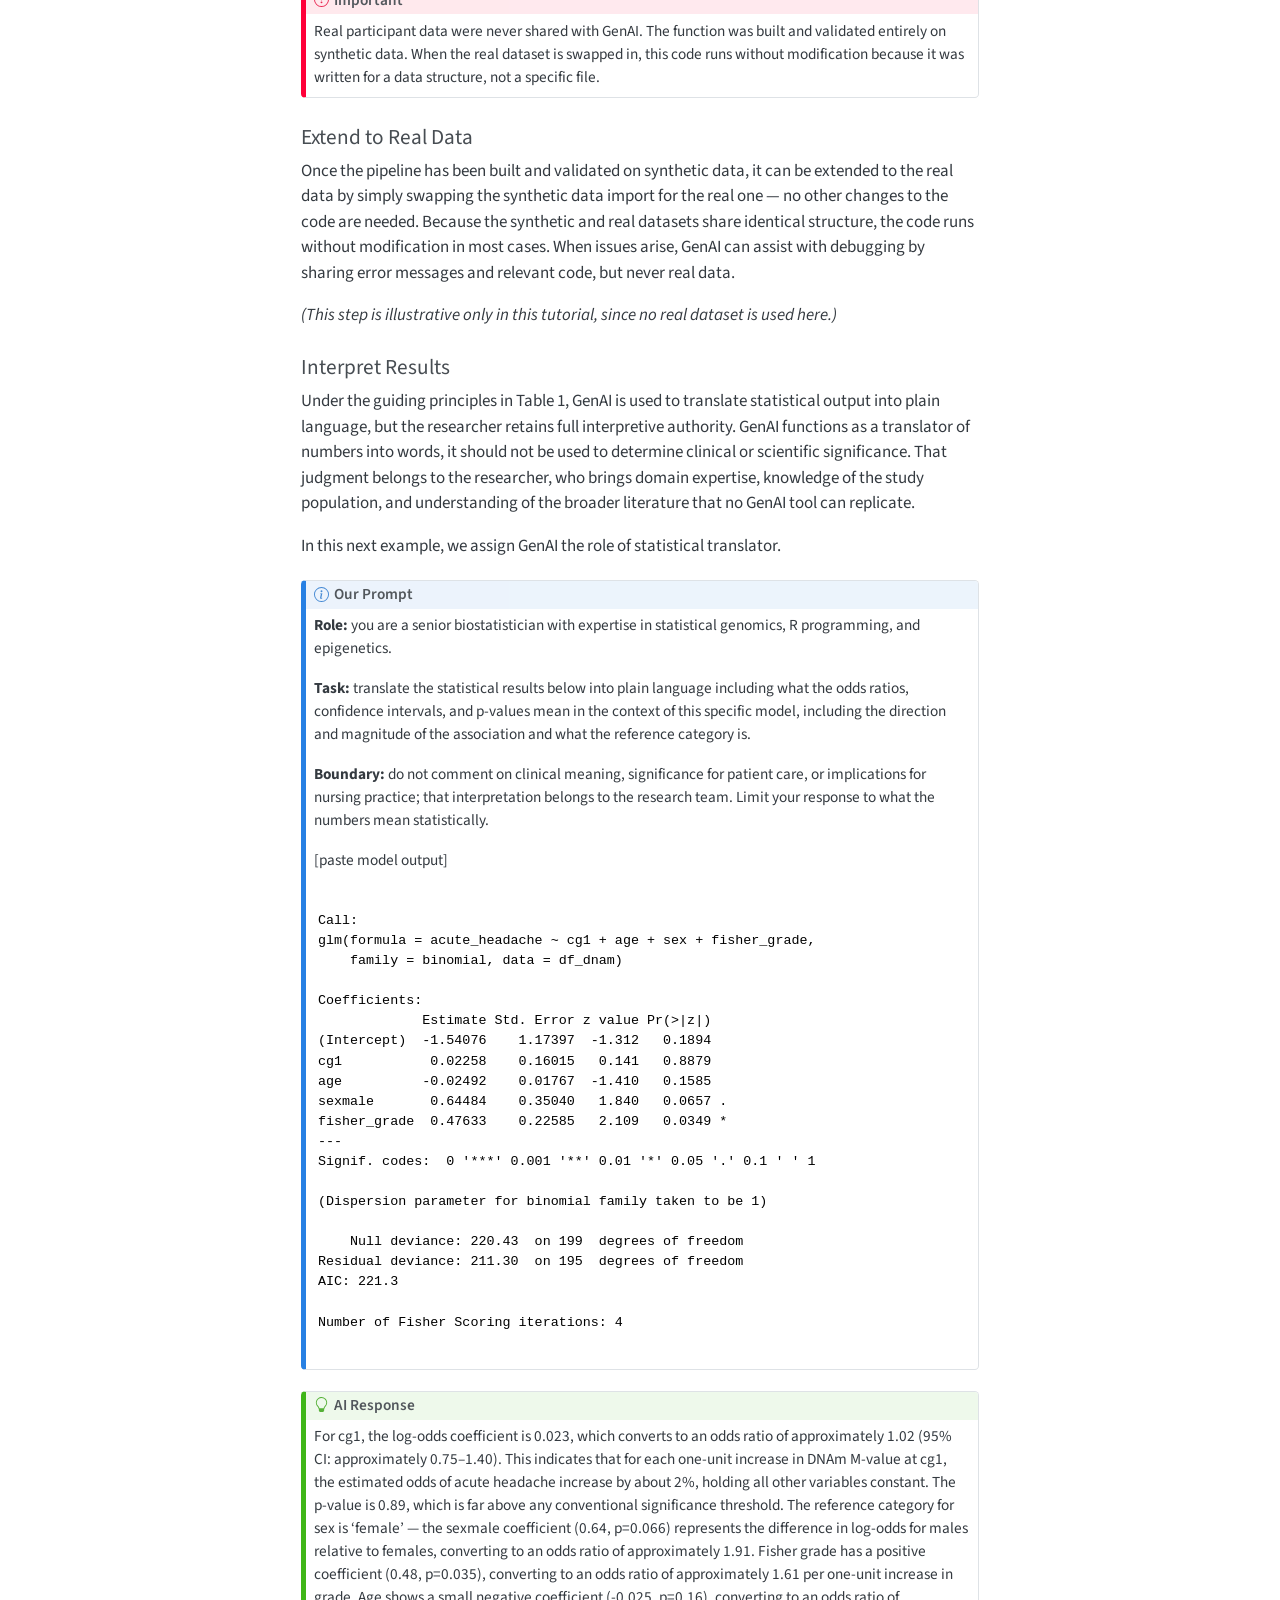
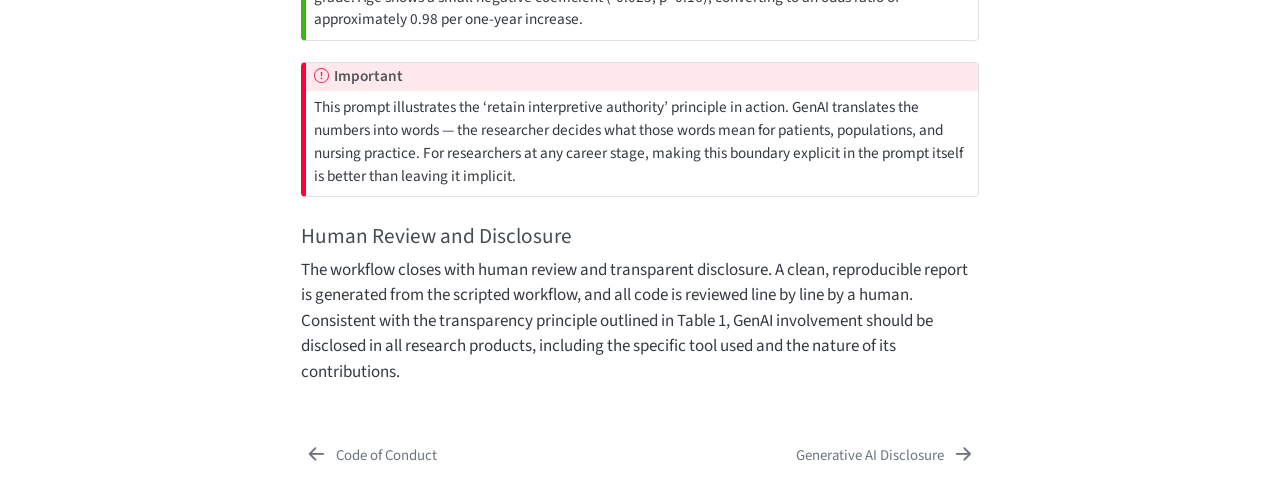
<file: tutorial_application.html>
<!DOCTYPE html>
<html xmlns="http://www.w3.org/1999/xhtml" lang="en" xml:lang="en"><head>

<meta charset="utf-8">
<meta name="generator" content="quarto-1.10.18">

<meta name="viewport" content="width=device-width, initial-scale=1.0, user-scalable=yes">


<title>Application – AI Genomics Workflow Tutorial</title>
<style>
/* Default styles provided by pandoc.
** See https://pandoc.org/MANUAL.html#variables-for-html for config info.
*/
span.smallcaps{font-variant: small-caps;}
div.columns{display: flex; gap: 1.5em;}
div.column{flex: auto;}
@media screen {
div.columns{gap: min(4vw, 1.5em);}
div.column{overflow-x: auto;}
}
div.hanging-indent{margin-left: 1.5em; text-indent: -1.5em;}
ul.task-list{list-style: none;}
ul.task-list li input[type="checkbox"] {
  width: 0.8em;
  margin: 0 0.8em 0.2em -1em; /* quarto-specific, see https://github.com/quarto-dev/quarto-cli/issues/4556 */ 
  vertical-align: middle;
}
/* CSS for syntax highlighting */
html { -webkit-text-size-adjust: 100%; }
pre > code.sourceCode { white-space: pre; position: relative; }
pre > code.sourceCode > span { display: inline-block; line-height: 1.25; }
pre > code.sourceCode > span:empty { height: 1.2em; }
.sourceCode { overflow: visible; }
code.sourceCode > span { color: inherit; text-decoration: inherit; }
div.sourceCode { margin: 1em 0; }
pre.sourceCode { margin: 0; }
@media screen {
div.sourceCode { overflow: auto; }
}
@media print {
pre > code.sourceCode { white-space: pre-wrap; }
pre > code.sourceCode > span { text-indent: -5em; padding-left: 5em; }
}
pre.numberSource code
  { counter-reset: source-line 0; }
pre.numberSource code > span
  { position: relative; left: -4em; counter-increment: source-line; }
pre.numberSource code > span > a:first-child::before
  { content: counter(source-line);
    position: relative; left: -1em; text-align: right; vertical-align: baseline;
    border: none; display: inline-block;
    -webkit-touch-callout: none; -webkit-user-select: none;
    -khtml-user-select: none; -moz-user-select: none;
    -ms-user-select: none; user-select: none;
    padding: 0 4px; width: 4em;
  }
pre.numberSource { margin-left: 3em;  padding-left: 4px; }
div.sourceCode
  {   }
@media screen {
pre > code.sourceCode > span > a:first-child::before { text-decoration: underline; }
}
</style>


<script src="site_libs/quarto-nav/quarto-nav.js"></script>
<script src="site_libs/quarto-nav/headroom.min.js"></script>
<script src="site_libs/clipboard/clipboard.min.js"></script>
<script src="site_libs/quarto-search/autocomplete.umd.js"></script>
<script src="site_libs/quarto-search/fuse.min.js"></script>
<script src="site_libs/quarto-search/quarto-search.js"></script>
<meta name="quarto:offset" content="./">
<link href="./tutorial_disclosure.html" rel="next">
<link href="./tutorial_code_of_conduct.html" rel="prev">
<script src="site_libs/quarto-html/quarto.js" type="module"></script>
<script src="site_libs/quarto-html/tabsets/tabsets.js" type="module"></script>
<script src="site_libs/quarto-html/popper.min.js"></script>
<script src="site_libs/quarto-html/tippy.umd.min.js"></script>
<script src="site_libs/quarto-html/anchor.min.js"></script>
<link href="site_libs/quarto-html/tippy.css" rel="stylesheet">
<link href="site_libs/quarto-html/quarto-syntax-highlighting-12757e4b7af482b2d9c5bd8860d2b707.css" rel="stylesheet" id="quarto-text-highlighting-styles">
<script src="site_libs/bootstrap/bootstrap.min.js"></script>
<link href="site_libs/bootstrap/bootstrap-icons.css" rel="stylesheet">
<link href="site_libs/bootstrap/bootstrap-afcf79472eb0bb53fc823fd7a629db94.min.css" rel="stylesheet" append-hash="true" id="quarto-bootstrap" data-mode="light">
<script id="quarto-search-options" type="application/json">{
  "location": "sidebar",
  "copy-button": false,
  "collapse-after": 3,
  "panel-placement": "start",
  "type": "textbox",
  "limit": 50,
  "keyboard-shortcut": [
    "f",
    "/",
    "s"
  ],
  "show-item-context": false,
  "language": {
    "search-no-results-text": "No results",
    "search-matching-documents-text": "matching documents",
    "search-copy-link-title": "Copy link to search",
    "search-hide-matches-text": "Hide additional matches",
    "search-more-match-text": "more match in this document",
    "search-more-matches-text": "more matches in this document",
    "search-clear-button-title": "Clear",
    "search-text-placeholder": "",
    "search-detached-cancel-button-title": "Cancel",
    "search-submit-button-title": "Submit",
    "search-label": "Search"
  }
}</script>


</head>

<body class="nav-sidebar floating quarto-light">

<div id="quarto-search-results"></div>
  <header id="quarto-header" class="headroom fixed-top">
  <nav class="quarto-secondary-nav">
    <div class="container-fluid d-flex">
      <button type="button" class="quarto-btn-toggle btn" data-bs-toggle="collapse" role="button" data-bs-target=".quarto-sidebar-collapse-item" aria-controls="quarto-sidebar" aria-expanded="false" aria-label="Toggle sidebar navigation" onclick="if (window.quartoToggleHeadroom) { window.quartoToggleHeadroom(); }">
        <i class="bi bi-layout-text-sidebar-reverse"></i>
      </button>
        <nav class="quarto-page-breadcrumbs" aria-label="breadcrumb"><ol class="breadcrumb"><li class="breadcrumb-item"><a href="./tutorial_overview.html">Tutorial</a></li><li class="breadcrumb-item"><a href="./tutorial_application.html"><span class="chapter-title">Application</span></a></li></ol></nav>
        <a class="flex-grow-1" role="navigation" data-bs-toggle="collapse" data-bs-target=".quarto-sidebar-collapse-item" aria-controls="quarto-sidebar" aria-expanded="false" aria-label="Toggle sidebar navigation" onclick="if (window.quartoToggleHeadroom) { window.quartoToggleHeadroom(); }">      
        </a>
      <button type="button" class="btn quarto-search-button" aria-label="Search" onclick="window.quartoOpenSearch();">
        <i class="bi bi-search"></i>
      </button>
    </div>
  </nav>
</header>
<!-- content -->
<div id="quarto-content" class="quarto-container page-columns page-rows-contents page-layout-article">
<!-- sidebar -->
  <nav id="quarto-sidebar" class="sidebar collapse collapse-horizontal quarto-sidebar-collapse-item sidebar-navigation floating overflow-auto">
    <div class="pt-lg-2 mt-2 text-left sidebar-header">
    <div class="sidebar-title mb-0 py-0">
      <a href="./">AI Genomics Workflow Tutorial</a> 
    </div>
      </div>
        <div class="mt-2 flex-shrink-0 align-items-center">
        <div class="sidebar-search">
        <div id="quarto-search" class="" title="Search"></div>
        </div>
        </div>
    <div class="sidebar-menu-container"> 
    <ul class="list-unstyled mt-1">
        <li class="sidebar-item">
  <div class="sidebar-item-container"> 
  <a href="./index.html" class="sidebar-item-text sidebar-link"><span class="chapter-title">Welcome</span></a>
  </div>
</li>
        <li class="sidebar-item sidebar-item-section">
      <div class="sidebar-item-container"> 
            <a class="sidebar-item-text sidebar-link text-start" data-bs-toggle="collapse" data-bs-target="#quarto-sidebar-section-1" role="navigation" aria-expanded="true">
 <span class="menu-text">Tutorial</span></a>
          <a class="sidebar-item-toggle text-start" data-bs-toggle="collapse" data-bs-target="#quarto-sidebar-section-1" role="navigation" aria-expanded="true" aria-label="Toggle section">
            <i class="bi bi-chevron-right ms-2"></i>
          </a> 
      </div>
      <ul id="quarto-sidebar-section-1" class="collapse list-unstyled sidebar-section depth1 show">  
          <li class="sidebar-item">
  <div class="sidebar-item-container"> 
  <a href="./tutorial_overview.html" class="sidebar-item-text sidebar-link"><span class="chapter-title">Overview</span></a>
  </div>
</li>
          <li class="sidebar-item">
  <div class="sidebar-item-container"> 
  <a href="./tutorial_code_of_conduct.html" class="sidebar-item-text sidebar-link"><span class="chapter-title">Code of Conduct</span></a>
  </div>
</li>
          <li class="sidebar-item">
  <div class="sidebar-item-container"> 
  <a href="./tutorial_application.html" class="sidebar-item-text sidebar-link active"><span class="chapter-title">Application</span></a>
  </div>
</li>
          <li class="sidebar-item">
  <div class="sidebar-item-container"> 
  <a href="./tutorial_disclosure.html" class="sidebar-item-text sidebar-link"><span class="chapter-title">Generative AI Disclosure</span></a>
  </div>
</li>
      </ul>
  </li>
    </ul>
    </div>
</nav>
<div id="quarto-sidebar-glass" class="quarto-sidebar-collapse-item" data-bs-toggle="collapse" data-bs-target=".quarto-sidebar-collapse-item"></div>
<!-- margin-sidebar -->
    <div id="quarto-margin-sidebar" class="sidebar margin-sidebar">
        <nav id="TOC" role="doc-toc" class="toc-active">
    <h2 id="toc-title">Table of contents</h2>
   
  <ul>
  <li><a href="#scenario" id="toc-scenario" class="nav-link active" data-scroll-target="#scenario">Scenario</a></li>
  <li><a href="#the-two-phase-workflow" id="toc-the-two-phase-workflow" class="nav-link" data-scroll-target="#the-two-phase-workflow">The Two-Phase Workflow</a>
  <ul class="collapse">
  <li><a href="#phase-one-planning-and-pre-specification" id="toc-phase-one-planning-and-pre-specification" class="nav-link" data-scroll-target="#phase-one-planning-and-pre-specification">Phase One: Planning and Pre-Specification</a></li>
  <li><a href="#phase-two-execution-translation-and-disclosure" id="toc-phase-two-execution-translation-and-disclosure" class="nav-link" data-scroll-target="#phase-two-execution-translation-and-disclosure">Phase Two: Execution, Translation, and Disclosure</a></li>
  </ul></li>
  </ul>
</nav>
    </div>
<!-- main -->
<main class="content" id="quarto-document-content">

<header id="title-block-header" class="quarto-title-block default"><nav class="quarto-page-breadcrumbs quarto-title-breadcrumbs d-none d-lg-block" aria-label="breadcrumb"><ol class="breadcrumb"><li class="breadcrumb-item"><a href="./tutorial_overview.html">Tutorial</a></li><li class="breadcrumb-item"><a href="./tutorial_application.html"><span class="chapter-title">Application</span></a></li></ol></nav>
<div class="quarto-title">
<h1 class="title"><span class="chapter-title">Application</span></h1>
</div>



<div class="quarto-title-meta">

    
  
    
  </div>
  


</header>


<p>The principles outlined in Table 1 are exemplified through the following nursing-focused genomic research example.</p>
<section id="scenario" class="level2">
<h2 class="anchored" data-anchor-id="scenario">Scenario</h2>
<p>Imagine a research team conducting a study to examine whether DNA methylation (DNAm — a chemical modification to DNA that can influence gene expression without changing the underlying sequence) in the <em>ABC</em> gene is associated with patient-reported headache outcomes following aneurysmal subarachnoid hemorrhage (aSAH), a type of stroke caused by bleeding into the space surrounding the brain.</p>
<p>The study builds on an existing aSAH cohort of 650 patients, with genome-wide DNAm data available for a subset of 200. The outcomes of interest are two patient-reported headache measures:</p>
<ul>
<li><strong>Acute headache</strong> — moderate-to-severe headache reported during hospitalization</li>
<li><strong>Persistent headache</strong> — moderate-to-severe headache reported at follow-up</li>
</ul>
<p>Acute and persistent headache were each coded as binary (0 = absent, 1 = present), with “present” defined as a patient-reported pain score of ≥4 on an 11-point numeric rating scale (0 = no pain, 10 = worst pain imaginable), consistent with a moderate-to-severe threshold. The analytical models examine whether DNAm levels at 13 specific sites in the <em>ABC</em> gene (measured as M-values, a continuous measure of methylation intensity) predict acute and persistent headache status, adjusting for age, sex, and Fisher grade (a clinical measure of stroke severity based on the amount of blood seen on initial brain imaging).</p>
<p>DNAm here reflects peripheral blood methylation, a common and accessible proxy in biobehavioral nursing research, though not a direct measure of central pain pathways. In this example study, the <em>ABC</em> gene and the 13 CpG sites were selected a priori based on prior literature and their location within known regulatory regions. This reflects a candidate-gene approach rather than exploratory design.</p>
</section>
<section id="the-two-phase-workflow" class="level2">
<h2 class="anchored" data-anchor-id="the-two-phase-workflow">The Two-Phase Workflow</h2>
<p>The proposed workflow spans two phases. Phase one covers planning and pre-specification; phase two covers code development on synthetic data, extension to real data, interpretation, and final human review and disclosure.</p>
<div class="quarto-figure quarto-figure-center">
<figure class="figure">
<p><img src="figures/fig3_two_phase_workflow.png" class="img-fluid figure-img" style="width:90.0%"></p>
<figcaption><strong>Figure 3.</strong> Two-phase workflow for responsible human-AI collaboration in quantitative data analysis.</figcaption>
</figure>
</div>
<section id="phase-one-planning-and-pre-specification" class="level3">
<h3 class="anchored" data-anchor-id="phase-one-planning-and-pre-specification">Phase One: Planning and Pre-Specification</h3>
<p>The first phase establishes the analytical foundation before any code is written. The researcher articulates the research question, data structure, planned analytical approach, and known challenges independently. GenAI is then engaged as a reasoning coach, brought in to challenge and refine the researcher’s thinking, not to generate it.</p>
<p>In this first example, we assign GenAI the role of critical reviewer during planning.</p>
<div class="callout callout-style-default callout-note callout-titled" title="Our Prompt">
<div class="callout-header d-flex align-content-center">
<div class="callout-icon-container">
<i class="callout-icon"></i>
</div>
<div class="callout-title-container flex-fill">
<span class="screen-reader-only">Note</span>Our Prompt
</div>
</div>
<div class="callout-body-container callout-body">
<p><strong>Role:</strong> you are a senior biostatistician with expertise in statistical genomics, R programming, and epigenetics.</p>
<p><strong>Task:</strong> act as a critical reviewer of the analytical plan described below. Identify weaknesses, potential confounders, and power concerns. List the pros and cons of alternative approaches rather than recommending a single fix. Do not write any code.</p>
<p><strong>Study context:</strong> I am designing a study examining whether DNA methylation (DNAm) at 13 CpG sites in the ABC gene predicts patient-reported headache outcomes following aneurysmal subarachnoid hemorrhage (aSAH). I have mapped out an analytical plan, and the purpose of this interaction is to stress test, refine, and improve it before pre-specifying it with my team.</p>
<p><strong>Analytical plan:</strong></p>
<ul>
<li>Outcomes: acute headache and persistent headache…</li>
<li>Primary predictor: DNAm M-value…</li>
<li>Covariates: age (continuous)…</li>
<li>Model: binary logistic regression…</li>
<li>Multiple testing: Bonferroni correction applied</li>
<li>Sample: N=650 total; n=200 with DNAm data available</li>
</ul>
</div>
</div>
<div class="callout callout-style-default callout-tip callout-titled" title="AI Response">
<div class="callout-header d-flex align-content-center">
<div class="callout-icon-container">
<i class="callout-icon"></i>
</div>
<div class="callout-title-container flex-fill">
<span class="screen-reader-only">Tip</span>AI Response
</div>
</div>
<div class="callout-body-container callout-body">
<p>A few things worth stress-testing: (1) with n=200 for the DNAm subset, statistical power to detect small methylation effects after Bonferroni correction across 26 tests may be limited — consider reporting effect sizes and confidence intervals alongside p-values, not p-values alone; (2) Fisher grade and age may be correlated with both DNAm patterns and headache severity — confirm this isn’t masking or inflating the DNAm association; (3) an alternative to per-site Bonferroni correction would be a false discovery rate (FDR) approach, which is less conservative and common in epigenome-wide analyses — worth discussing with your biostatistician which is more defensible for your design.</p>
</div>
</div>
<p>This kind of exchange is often iterative. Continuing the example above, a follow-up might read:</p>
<div class="callout callout-style-default callout-note callout-titled" title="Our Prompt">
<div class="callout-header d-flex align-content-center">
<div class="callout-icon-container">
<i class="callout-icon"></i>
</div>
<div class="callout-title-container flex-fill">
<span class="screen-reader-only">Note</span>Our Prompt
</div>
</div>
<div class="callout-body-container callout-body">
<p>Thank you — helpful points. On the power concern: we unfortunately do not have the ability to increase n at this stage, so will proceed with n=200 and plan to report effect sizes and CIs throughout. On the multiple testing question: I discussed FDR vs.&nbsp;Bonferroni with our biostatistician and we decided to use Bonferroni given the candidate-gene design and small number of tests. Can you help me think through whether there are any additional covariates I should consider beyond age, sex, and Fisher grade?</p>
</div>
</div>
<div class="callout callout-style-default callout-tip callout-titled" title="AI Response">
<div class="callout-header d-flex align-content-center">
<div class="callout-icon-container">
<i class="callout-icon"></i>
</div>
<div class="callout-title-container flex-fill">
<span class="screen-reader-only">Tip</span>AI Response
</div>
</div>
<div class="callout-body-container callout-body">
<p>Given the aSAH context, a few additional covariates worth considering: (1) time from aSAH onset to DNAm sample collection, since methylation patterns can shift acutely after neurological injury; (2) medication use at time of sampling, particularly corticosteroids or antiepileptics, which are known to influence DNA methylation; (3) Glasgow Outcome Scale score or clinical severity at discharge, which may confound both headache outcomes and DNAm patterns. Whether to include these depends on availability in your dataset and your pre-specified model — worth flagging in your analytic proposal even if you decide not to adjust for them.</p>
</div>
</div>
<p><em>(The conversation continues.)</em></p>
<p>As shown here, any GenAI-generated suggestions should be critically evaluated by the researcher, including checking for hallucinations (plausible-sounding but incorrect information) and cross-referencing against trusted external sources such as biostatisticians and published literature. GenAI supplements, but does not replace, expert consultation.</p>
<p>Once the analytical plan has been refined, it should be written down as a concise pre-specified analytic proposal and shared with the full research team for review and approval before any code runs.</p>
</section>
<section id="phase-two-execution-translation-and-disclosure" class="level3">
<h3 class="anchored" data-anchor-id="phase-two-execution-translation-and-disclosure">Phase Two: Execution, Translation, and Disclosure</h3>
<section id="build-the-synthetic-dataset" class="level4">
<h4 class="anchored" data-anchor-id="build-the-synthetic-dataset">Build the Synthetic Dataset</h4>
<p>A foundational principle of this workflow is the synthetic-data-first approach: the full analytical workflow is built and tested using privacy-safe <em>simulated data</em> before any real participant data are introduced. At no point is real participant data — including individual rows, values, or screenshots — shared with GenAI platforms.</p>
<p>In this next example, we ask GenAI to generate a synthetic dataset matching our study’s structure.</p>
<div class="callout callout-style-default callout-note callout-titled" title="Our Prompt">
<div class="callout-header d-flex align-content-center">
<div class="callout-icon-container">
<i class="callout-icon"></i>
</div>
<div class="callout-title-container flex-fill">
<span class="screen-reader-only">Note</span>Our Prompt
</div>
</div>
<div class="callout-body-container callout-body">
<p><strong>Role:</strong> you are an experienced R programmer and biostatistician specializing in epigenetic data workflows.</p>
<p><strong>Task:</strong> create an RMarkdown file with annotated code to a generate synthetic dataset matching the structure described below. The purpose of this synthetic dataset is to serve as a privacy-safe substitute for real participant data during analytical code development. Provide inline comments explaining each step and the reasoning behind key distributional choices. Ask me questions if I have missed something that you need in the prompt below.</p>
<p><strong>Dataset structure:</strong></p>
<ul>
<li>Full sample of N=650, with a subset of n=200 having DNAm data available (indicated by a variable called has_dnam)</li>
<li>CpG M-values: generate cg1-cg13 only for has_dnam=TRUE participants, drawn from a uniform distribution ranging from -2 to 2; all others should have NA</li>
<li>Outcomes: acute_headache (binary, 25% prevalence); persistent_headache (binary, 30% prevalence)</li>
<li>Covariates: age (normal distribution, mean=55, SD=10); sex (Male/Female, with Female accounting for 70% of the sample, consistent with the aSAH literature); fisher_grade (categories 2, 3, 4 with probabilities 0.3, 0.4, 0.3)</li>
<li>Additional variables: ID (sequential integer, 1-650); has_dnam (logical)</li>
</ul>
<p><strong>Variable names and types:</strong> ID (sequential integer, 1-650), age (numeric), sex (character: “male”/“female”), fisher_grade (integer: 2, 3, or 4), acute_headache (binary: 0/1 where 1=yes), persistent_headache (binary: 0/1 where 1=yes), has_dnam (logical: TRUE/FALSE), cg1-cg13 (numeric).</p>
<p>Apply a fixed seed (set.seed(123)) to promote reproducibility.</p>
</div>
</div>
<p>Note the level of detail in this prompt: every variable, distribution, and parameter is explicitly defined. These specification decisions are best made collaboratively with a biostatistician or research team before writing the prompt, mirroring the pre-specification process from Phase One. GenAI executes decisions the team has already made; it does not make them.</p>
<div class="callout callout-style-default callout-tip callout-titled" title="AI Response">
<div class="callout-header d-flex align-content-center">
<div class="callout-icon-container">
<i class="callout-icon"></i>
</div>
<div class="callout-title-container flex-fill">
<span class="screen-reader-only">Tip</span>AI Response
</div>
</div>
<div class="callout-body-container callout-body">
<p>Here’s R code that builds the cohort in two stages — first the full N=650 sample with covariates and outcomes, then the 200-person DNAm subset with CpG M-values — so the <code>has_dnam</code> flag correctly reflects which rows carry methylation data.</p>
</div>
</div>
<p>Pasting in the GenAI output into our R markdown we can then easily produce a fully synthetic dataset!</p>
<div class="cell" data-layout-align="center">
<details open="" class="code-fold">
<summary>Code</summary>
<div class="code-copy-outer-scaffold"><div class="sourceCode cell-code" id="cb1"><pre class="sourceCode r code-with-copy"><code class="sourceCode r"><span id="cb1-1"><a href="#cb1-1" aria-hidden="true" tabindex="-1"></a><span class="fu">set.seed</span>(<span class="dv">123</span>)  <span class="co"># ensures reproducibility</span></span>
<span id="cb1-2"><a href="#cb1-2" aria-hidden="true" tabindex="-1"></a></span>
<span id="cb1-3"><a href="#cb1-3" aria-hidden="true" tabindex="-1"></a>N <span class="ot">&lt;-</span> <span class="dv">650</span>        <span class="co"># full cohort size</span></span>
<span id="cb1-4"><a href="#cb1-4" aria-hidden="true" tabindex="-1"></a>n_dnam <span class="ot">&lt;-</span> <span class="dv">200</span>   <span class="co"># subset with DNAm data available</span></span>
<span id="cb1-5"><a href="#cb1-5" aria-hidden="true" tabindex="-1"></a></span>
<span id="cb1-6"><a href="#cb1-6" aria-hidden="true" tabindex="-1"></a><span class="co"># --- Step 1: Generate baseline cohort (N = 650) ---</span></span>
<span id="cb1-7"><a href="#cb1-7" aria-hidden="true" tabindex="-1"></a>df <span class="ot">&lt;-</span> <span class="fu">data.frame</span>(</span>
<span id="cb1-8"><a href="#cb1-8" aria-hidden="true" tabindex="-1"></a>  <span class="at">ID =</span> <span class="dv">1</span><span class="sc">:</span>N,</span>
<span id="cb1-9"><a href="#cb1-9" aria-hidden="true" tabindex="-1"></a>  <span class="at">age =</span> <span class="fu">round</span>(<span class="fu">rnorm</span>(N, <span class="at">mean =</span> <span class="dv">55</span>, <span class="at">sd =</span> <span class="dv">10</span>), <span class="dv">0</span>),</span>
<span id="cb1-10"><a href="#cb1-10" aria-hidden="true" tabindex="-1"></a>  <span class="at">sex =</span> <span class="fu">sample</span>(<span class="fu">c</span>(<span class="st">"male"</span>, <span class="st">"female"</span>), N, <span class="at">replace =</span> <span class="cn">TRUE</span>, <span class="at">prob =</span> <span class="fu">c</span>(<span class="fl">0.3</span>, <span class="fl">0.7</span>)),</span>
<span id="cb1-11"><a href="#cb1-11" aria-hidden="true" tabindex="-1"></a>  <span class="at">fisher_grade =</span> <span class="fu">sample</span>(<span class="fu">c</span>(<span class="dv">2</span>, <span class="dv">3</span>, <span class="dv">4</span>), N, <span class="at">replace =</span> <span class="cn">TRUE</span>, <span class="at">prob =</span> <span class="fu">c</span>(<span class="fl">0.3</span>, <span class="fl">0.4</span>, <span class="fl">0.3</span>)),</span>
<span id="cb1-12"><a href="#cb1-12" aria-hidden="true" tabindex="-1"></a>  <span class="at">acute_headache =</span> <span class="fu">rbinom</span>(N, <span class="dv">1</span>, <span class="fl">0.25</span>),</span>
<span id="cb1-13"><a href="#cb1-13" aria-hidden="true" tabindex="-1"></a>  <span class="at">persistent_headache =</span> <span class="fu">rbinom</span>(N, <span class="dv">1</span>, <span class="fl">0.30</span>)</span>
<span id="cb1-14"><a href="#cb1-14" aria-hidden="true" tabindex="-1"></a>)</span>
<span id="cb1-15"><a href="#cb1-15" aria-hidden="true" tabindex="-1"></a></span>
<span id="cb1-16"><a href="#cb1-16" aria-hidden="true" tabindex="-1"></a><span class="co"># --- Step 2: Flag which participants have DNAm data (n = 200 subset) ---</span></span>
<span id="cb1-17"><a href="#cb1-17" aria-hidden="true" tabindex="-1"></a>dnam_ids <span class="ot">&lt;-</span> <span class="fu">sample</span>(df<span class="sc">$</span>ID, n_dnam)</span>
<span id="cb1-18"><a href="#cb1-18" aria-hidden="true" tabindex="-1"></a>df<span class="sc">$</span>has_dnam <span class="ot">&lt;-</span> df<span class="sc">$</span>ID <span class="sc">%in%</span> dnam_ids</span>
<span id="cb1-19"><a href="#cb1-19" aria-hidden="true" tabindex="-1"></a></span>
<span id="cb1-20"><a href="#cb1-20" aria-hidden="true" tabindex="-1"></a><span class="co"># --- Step 3: Generate 13 CpG site M-values, DNAm subset only ---</span></span>
<span id="cb1-21"><a href="#cb1-21" aria-hidden="true" tabindex="-1"></a><span class="co"># Participants without DNAm data get NA for all cg1-cg13 columns</span></span>
<span id="cb1-22"><a href="#cb1-22" aria-hidden="true" tabindex="-1"></a>cpg_names <span class="ot">&lt;-</span> <span class="fu">paste0</span>(<span class="st">"cg"</span>, <span class="dv">1</span><span class="sc">:</span><span class="dv">13</span>)</span>
<span id="cb1-23"><a href="#cb1-23" aria-hidden="true" tabindex="-1"></a><span class="cf">for</span> (cpg <span class="cf">in</span> cpg_names) {</span>
<span id="cb1-24"><a href="#cb1-24" aria-hidden="true" tabindex="-1"></a>  df[[cpg]] <span class="ot">&lt;-</span> <span class="cn">NA_real_</span></span>
<span id="cb1-25"><a href="#cb1-25" aria-hidden="true" tabindex="-1"></a>  df[[cpg]][df<span class="sc">$</span>has_dnam] <span class="ot">&lt;-</span> <span class="fu">runif</span>(<span class="fu">sum</span>(df<span class="sc">$</span>has_dnam), <span class="at">min =</span> <span class="sc">-</span><span class="dv">2</span>, <span class="at">max =</span> <span class="dv">2</span>)</span>
<span id="cb1-26"><a href="#cb1-26" aria-hidden="true" tabindex="-1"></a>}</span>
<span id="cb1-27"><a href="#cb1-27" aria-hidden="true" tabindex="-1"></a></span>
<span id="cb1-28"><a href="#cb1-28" aria-hidden="true" tabindex="-1"></a><span class="co"># Preview the structure</span></span>
<span id="cb1-29"><a href="#cb1-29" aria-hidden="true" tabindex="-1"></a><span class="fu">str</span>(df[, <span class="fu">c</span>(<span class="st">"ID"</span>, <span class="st">"age"</span>, <span class="st">"sex"</span>, <span class="st">"fisher_grade"</span>, <span class="st">"acute_headache"</span>,</span>
<span id="cb1-30"><a href="#cb1-30" aria-hidden="true" tabindex="-1"></a>           <span class="st">"persistent_headache"</span>, <span class="st">"has_dnam"</span>, <span class="st">"cg1"</span>, <span class="st">"cg2"</span>)])</span></code></pre></div><button title="Copy to Clipboard" class="code-copy-button"><i class="bi"></i></button></div>
</details>
<div class="cell-output cell-output-stdout">
<pre><code>'data.frame':   650 obs. of  9 variables:
 $ ID                 : int  1 2 3 4 5 6 7 8 9 10 ...
 $ age                : num  49 53 71 56 56 72 60 42 48 51 ...
 $ sex                : chr  "female" "female" "female" "male" ...
 $ fisher_grade       : num  3 2 3 3 4 4 3 2 4 3 ...
 $ acute_headache     : int  0 0 0 1 0 0 0 0 0 0 ...
 $ persistent_headache: int  0 0 0 0 1 0 0 1 1 0 ...
 $ has_dnam           : logi  TRUE FALSE FALSE FALSE TRUE FALSE ...
 $ cg1                : num  -0.223 NA NA NA 1.351 ...
 $ cg2                : num  1.245 NA NA NA 0.795 ...</code></pre>
</div>
</div>
<div class="cell" data-layout-align="center">
<details open="" class="code-fold">
<summary>Code</summary>
<div class="code-copy-outer-scaffold"><div class="sourceCode cell-code" id="cb3"><pre class="sourceCode r code-with-copy"><code class="sourceCode r"><span id="cb3-1"><a href="#cb3-1" aria-hidden="true" tabindex="-1"></a><span class="fu">head</span>(df)</span></code></pre></div><button title="Copy to Clipboard" class="code-copy-button"><i class="bi"></i></button></div>
</details>
<div class="cell-output cell-output-stdout">
<pre><code>  ID age    sex fisher_grade acute_headache persistent_headache has_dnam
1  1  49 female            3              0                   0     TRUE
2  2  53 female            2              0                   0    FALSE
3  3  71 female            3              0                   0    FALSE
4  4  56   male            3              1                   0    FALSE
5  5  56   male            4              0                   1     TRUE
6  6  72 female            4              0                   0    FALSE
         cg1       cg2       cg3        cg4        cg5     cg6         cg7
1 -0.2234922 1.2449797 0.6383710 -0.6388782 -0.8132949 1.24518 -0.02442685
2         NA        NA        NA         NA         NA      NA          NA
3         NA        NA        NA         NA         NA      NA          NA
4         NA        NA        NA         NA         NA      NA          NA
5  1.3511896 0.7947385 0.9384728 -1.9266363  0.1682752 1.46697 -1.98117499
6         NA        NA        NA         NA         NA      NA          NA
       cg8       cg9      cg10       cg11      cg12       cg13
1 1.883021 0.4790729 -1.028751 -1.5615095  1.673320 -0.3613391
2       NA        NA        NA         NA        NA         NA
3       NA        NA        NA         NA        NA         NA
4       NA        NA        NA         NA        NA         NA
5 1.170122 0.2609439  1.377999  0.5259716 -1.465267  1.5419934
6       NA        NA        NA         NA        NA         NA</code></pre>
</div>
</div>
<p>Note that CpG M-values here were simulated from a uniform distribution (-2 to 2) purely to support pipeline development and testing, and does not reflect the bimodal distribution typically observed in real methylation data (M-values usually cluster near the extremes, reflecting hypo- and hyper-methylated CpG sites). This simplification was a deliberate choice for this synthetic-data stage; it should be revisited and validated against the true DNAm distribution once real data are available, before any inferential results are reported.</p>
</section>
<section id="explore-the-synthetic-data" class="level4">
<h4 class="anchored" data-anchor-id="explore-the-synthetic-data">Explore the Synthetic Data</h4>
<p>Before modeling, confirm the simulated data matches the intended structure — this check is done by the human, not delegated to GenAI.</p>
<div class="cell" data-layout-align="center">
<details open="" class="code-fold">
<summary>Code</summary>
<div class="code-copy-outer-scaffold"><div class="sourceCode cell-code" id="cb5"><pre class="sourceCode r code-with-copy"><code class="sourceCode r"><span id="cb5-1"><a href="#cb5-1" aria-hidden="true" tabindex="-1"></a><span class="co"># Confirm cohort sizes</span></span>
<span id="cb5-2"><a href="#cb5-2" aria-hidden="true" tabindex="-1"></a><span class="fu">table</span>(df<span class="sc">$</span>has_dnam)</span></code></pre></div><button title="Copy to Clipboard" class="code-copy-button"><i class="bi"></i></button></div>
</details>
<div class="cell-output cell-output-stdout">
<pre><code>
FALSE  TRUE 
  450   200 </code></pre>
</div>
<details open="" class="code-fold">
<summary>Code</summary>
<div class="code-copy-outer-scaffold"><div class="sourceCode cell-code" id="cb7"><pre class="sourceCode r code-with-copy"><code class="sourceCode r"><span id="cb7-1"><a href="#cb7-1" aria-hidden="true" tabindex="-1"></a><span class="co"># Distribution of covariates</span></span>
<span id="cb7-2"><a href="#cb7-2" aria-hidden="true" tabindex="-1"></a><span class="fu">summary</span>(df<span class="sc">$</span>age)</span></code></pre></div><button title="Copy to Clipboard" class="code-copy-button"><i class="bi"></i></button></div>
</details>
<div class="cell-output cell-output-stdout">
<pre><code>   Min. 1st Qu.  Median    Mean 3rd Qu.    Max. 
  27.00   49.00   55.00   55.06   62.00   87.00 </code></pre>
</div>
<details open="" class="code-fold">
<summary>Code</summary>
<div class="code-copy-outer-scaffold"><div class="sourceCode cell-code" id="cb9"><pre class="sourceCode r code-with-copy"><code class="sourceCode r"><span id="cb9-1"><a href="#cb9-1" aria-hidden="true" tabindex="-1"></a><span class="fu">table</span>(df<span class="sc">$</span>sex)</span></code></pre></div><button title="Copy to Clipboard" class="code-copy-button"><i class="bi"></i></button></div>
</details>
<div class="cell-output cell-output-stdout">
<pre><code>
female   male 
   453    197 </code></pre>
</div>
<details open="" class="code-fold">
<summary>Code</summary>
<div class="code-copy-outer-scaffold"><div class="sourceCode cell-code" id="cb11"><pre class="sourceCode r code-with-copy"><code class="sourceCode r"><span id="cb11-1"><a href="#cb11-1" aria-hidden="true" tabindex="-1"></a><span class="fu">table</span>(df<span class="sc">$</span>fisher_grade)</span></code></pre></div><button title="Copy to Clipboard" class="code-copy-button"><i class="bi"></i></button></div>
</details>
<div class="cell-output cell-output-stdout">
<pre><code>
  2   3   4 
190 266 194 </code></pre>
</div>
<details open="" class="code-fold">
<summary>Code</summary>
<div class="code-copy-outer-scaffold"><div class="sourceCode cell-code" id="cb13"><pre class="sourceCode r code-with-copy"><code class="sourceCode r"><span id="cb13-1"><a href="#cb13-1" aria-hidden="true" tabindex="-1"></a><span class="co"># Outcome prevalence</span></span>
<span id="cb13-2"><a href="#cb13-2" aria-hidden="true" tabindex="-1"></a><span class="fu">mean</span>(df<span class="sc">$</span>acute_headache)</span></code></pre></div><button title="Copy to Clipboard" class="code-copy-button"><i class="bi"></i></button></div>
</details>
<div class="cell-output cell-output-stdout">
<pre><code>[1] 0.2523077</code></pre>
</div>
<details open="" class="code-fold">
<summary>Code</summary>
<div class="code-copy-outer-scaffold"><div class="sourceCode cell-code" id="cb15"><pre class="sourceCode r code-with-copy"><code class="sourceCode r"><span id="cb15-1"><a href="#cb15-1" aria-hidden="true" tabindex="-1"></a><span class="fu">mean</span>(df<span class="sc">$</span>persistent_headache)</span></code></pre></div><button title="Copy to Clipboard" class="code-copy-button"><i class="bi"></i></button></div>
</details>
<div class="cell-output cell-output-stdout">
<pre><code>[1] 0.3015385</code></pre>
</div>
</div>
</section>
<section id="fit-the-analytic-model" class="level4">
<h4 class="anchored" data-anchor-id="fit-the-analytic-model">Fit the Analytic Model</h4>
<p>Throughout code development, GenAI can be used for targeted tasks, drafting initial code, debugging error messages, refining and annotating existing code, with specific, bounded requests rather than open-ended rewrites. One of the most powerful applications of this targeted approach is using GenAI to build a reusable function, a task that is technically well-defined, involves no participant data, and produces efficient, reproducible code that can be applied across multiple models.</p>
<p>In this next example, we assign GenAI the role of code developer for the primary regression analysis.</p>
<div class="callout callout-style-default callout-note callout-titled" title="Our Prompt">
<div class="callout-header d-flex align-content-center">
<div class="callout-icon-container">
<i class="callout-icon"></i>
</div>
<div class="callout-title-container flex-fill">
<span class="screen-reader-only">Note</span>Our Prompt
</div>
</div>
<div class="callout-body-container callout-body">
<p><strong>Role:</strong> you are an experienced R programmer and biostatistician specializing in epigenetic data workflows.</p>
<p><strong>Task:</strong> using the synthetic dataset generated in our previous exchange, write annotated R code to run the primary regression analyses described below. Build the code in small, testable chunks and include inline comments explaining each step. Do not modify the dataset or introduce new variables.</p>
<p><strong>Analysis specifications:</strong></p>
<ul>
<li>Run binary logistic regression models for each of 13 CpG sites (cg1–cg13) × 2 outcomes (acute_headache, persistent_headache) = 26 models total; implement this as a reusable R function rather than a loop, to promote code efficiency and reusability</li>
<li>Model formula for each: outcome ~ CpG_Mvalue + age + sex + fisher_grade, using the DNAm subset only (has_dnam=TRUE)</li>
<li>For each model, extract the following for the DNAm term only: odds ratio (exponentiated coefficient), 95% confidence interval (exponentiated), and p-value</li>
<li>Apply Bonferroni correction across the 13 tests within each outcome (corrected significance threshold = 0.05/13 ≈ 0.0038)</li>
<li>Organize all results into a single clean summary table with columns: CpG site, outcome, odds ratio, lower 95% CI, upper 95% CI, p-value, Bonferroni-corrected significance (yes/no); write that file as an excel document</li>
</ul>
<p><strong>Output:</strong> the final summary table should be print-ready and suitable for inclusion in a manuscript.</p>
</div>
</div>
<div class="callout callout-style-default callout-tip callout-titled" title="AI Response">
<div class="callout-header d-flex align-content-center">
<div class="callout-icon-container">
<i class="callout-icon"></i>
</div>
<div class="callout-title-container flex-fill">
<span class="screen-reader-only">Tip</span>AI Response
</div>
</div>
<div class="callout-body-container callout-body">
<p>Here is a reusable function <code>run_cpg_model()</code> that fits one logistic regression model given a CpG site name and outcome name, extracts the DNAm term, and returns a tidy results row. Wrapping the logic in a function keeps the code modular and easy to debug one model at a time before scaling to all 26.</p>
</div>
</div>
<p>Good coding practice is to write a little, run it, check the output, then build from there. The code below first fits a single representative model (cg1 → acute headache) to confirm everything works as intended, then scales up using a reusable function across all 13 CpG sites and both outcomes.</p>
<div class="cell" data-layout-align="center">
<details open="" class="code-fold">
<summary>Code</summary>
<div class="code-copy-outer-scaffold"><div class="sourceCode cell-code" id="cb17"><pre class="sourceCode r code-with-copy"><code class="sourceCode r"><span id="cb17-1"><a href="#cb17-1" aria-hidden="true" tabindex="-1"></a><span class="co"># Restrict to the DNAm subset for all models</span></span>
<span id="cb17-2"><a href="#cb17-2" aria-hidden="true" tabindex="-1"></a>df_dnam <span class="ot">&lt;-</span> <span class="fu">subset</span>(df, has_dnam)</span>
<span id="cb17-3"><a href="#cb17-3" aria-hidden="true" tabindex="-1"></a></span>
<span id="cb17-4"><a href="#cb17-4" aria-hidden="true" tabindex="-1"></a><span class="co"># Step 1: Fit one model first to confirm the code works before scaling up</span></span>
<span id="cb17-5"><a href="#cb17-5" aria-hidden="true" tabindex="-1"></a><span class="co"># Logistic regression: acute headache ~ DNAm M-value (cg1) + covariates</span></span>
<span id="cb17-6"><a href="#cb17-6" aria-hidden="true" tabindex="-1"></a>model_acute_cg1 <span class="ot">&lt;-</span> <span class="fu">glm</span>(</span>
<span id="cb17-7"><a href="#cb17-7" aria-hidden="true" tabindex="-1"></a>  acute_headache <span class="sc">~</span> cg1 <span class="sc">+</span> age <span class="sc">+</span> sex <span class="sc">+</span> fisher_grade,</span>
<span id="cb17-8"><a href="#cb17-8" aria-hidden="true" tabindex="-1"></a>  <span class="at">data =</span> df_dnam,</span>
<span id="cb17-9"><a href="#cb17-9" aria-hidden="true" tabindex="-1"></a>  <span class="at">family =</span> binomial</span>
<span id="cb17-10"><a href="#cb17-10" aria-hidden="true" tabindex="-1"></a>)</span>
<span id="cb17-11"><a href="#cb17-11" aria-hidden="true" tabindex="-1"></a></span>
<span id="cb17-12"><a href="#cb17-12" aria-hidden="true" tabindex="-1"></a><span class="fu">summary</span>(model_acute_cg1)</span></code></pre></div><button title="Copy to Clipboard" class="code-copy-button"><i class="bi"></i></button></div>
</details>
<div class="cell-output cell-output-stdout">
<pre><code>
Call:
glm(formula = acute_headache ~ cg1 + age + sex + fisher_grade, 
    family = binomial, data = df_dnam)

Coefficients:
             Estimate Std. Error z value Pr(&gt;|z|)  
(Intercept)  -1.54076    1.17397  -1.312   0.1894  
cg1           0.02258    0.16015   0.141   0.8879  
age          -0.02492    0.01767  -1.410   0.1585  
sexmale       0.64484    0.35040   1.840   0.0657 .
fisher_grade  0.47633    0.22585   2.109   0.0349 *
---
Signif. codes:  0 '***' 0.001 '**' 0.01 '*' 0.05 '.' 0.1 ' ' 1

(Dispersion parameter for binomial family taken to be 1)

    Null deviance: 220.43  on 199  degrees of freedom
Residual deviance: 211.30  on 195  degrees of freedom
AIC: 221.3

Number of Fisher Scoring iterations: 4</code></pre>
</div>
</div>
<div class="cell" data-layout-align="center">
<details open="" class="code-fold">
<summary>Code</summary>
<div class="code-copy-outer-scaffold"><div class="sourceCode cell-code" id="cb19"><pre class="sourceCode r code-with-copy"><code class="sourceCode r"><span id="cb19-1"><a href="#cb19-1" aria-hidden="true" tabindex="-1"></a><span class="co"># Step 2: Build a reusable function to run one model and extract results</span></span>
<span id="cb19-2"><a href="#cb19-2" aria-hidden="true" tabindex="-1"></a><span class="co"># This is more efficient than copy-pasting code 26 times</span></span>
<span id="cb19-3"><a href="#cb19-3" aria-hidden="true" tabindex="-1"></a>run_cpg_model <span class="ot">&lt;-</span> <span class="cf">function</span>(cpg, outcome, data) {</span>
<span id="cb19-4"><a href="#cb19-4" aria-hidden="true" tabindex="-1"></a>  </span>
<span id="cb19-5"><a href="#cb19-5" aria-hidden="true" tabindex="-1"></a>  <span class="co"># Build the model formula dynamically</span></span>
<span id="cb19-6"><a href="#cb19-6" aria-hidden="true" tabindex="-1"></a>  formula <span class="ot">&lt;-</span> <span class="fu">as.formula</span>(<span class="fu">paste</span>(outcome, <span class="st">"~"</span>, cpg, <span class="st">"+ age + sex + fisher_grade"</span>))</span>
<span id="cb19-7"><a href="#cb19-7" aria-hidden="true" tabindex="-1"></a>  </span>
<span id="cb19-8"><a href="#cb19-8" aria-hidden="true" tabindex="-1"></a>  <span class="co"># Fit logistic regression</span></span>
<span id="cb19-9"><a href="#cb19-9" aria-hidden="true" tabindex="-1"></a>  mod <span class="ot">&lt;-</span> <span class="fu">glm</span>(formula, <span class="at">data =</span> data, <span class="at">family =</span> binomial)</span>
<span id="cb19-10"><a href="#cb19-10" aria-hidden="true" tabindex="-1"></a>  </span>
<span id="cb19-11"><a href="#cb19-11" aria-hidden="true" tabindex="-1"></a>  <span class="co"># Extract results for the DNAm term only</span></span>
<span id="cb19-12"><a href="#cb19-12" aria-hidden="true" tabindex="-1"></a>  coef_table <span class="ot">&lt;-</span> <span class="fu">summary</span>(mod)<span class="sc">$</span>coefficients</span>
<span id="cb19-13"><a href="#cb19-13" aria-hidden="true" tabindex="-1"></a>  dnAm_row <span class="ot">&lt;-</span> coef_table[cpg, ]</span>
<span id="cb19-14"><a href="#cb19-14" aria-hidden="true" tabindex="-1"></a>  </span>
<span id="cb19-15"><a href="#cb19-15" aria-hidden="true" tabindex="-1"></a>  <span class="co"># Return a tidy results row</span></span>
<span id="cb19-16"><a href="#cb19-16" aria-hidden="true" tabindex="-1"></a>  <span class="fu">data.frame</span>(</span>
<span id="cb19-17"><a href="#cb19-17" aria-hidden="true" tabindex="-1"></a>    <span class="at">cpg_site =</span> cpg,</span>
<span id="cb19-18"><a href="#cb19-18" aria-hidden="true" tabindex="-1"></a>    <span class="at">outcome =</span> outcome,</span>
<span id="cb19-19"><a href="#cb19-19" aria-hidden="true" tabindex="-1"></a>    <span class="at">odds_ratio =</span> <span class="fu">exp</span>(dnAm_row[<span class="st">"Estimate"</span>]),</span>
<span id="cb19-20"><a href="#cb19-20" aria-hidden="true" tabindex="-1"></a>    <span class="at">ci_lower =</span> <span class="fu">exp</span>(dnAm_row[<span class="st">"Estimate"</span>] <span class="sc">-</span> <span class="fl">1.96</span> <span class="sc">*</span> dnAm_row[<span class="st">"Std. Error"</span>]),</span>
<span id="cb19-21"><a href="#cb19-21" aria-hidden="true" tabindex="-1"></a>    <span class="at">ci_upper =</span> <span class="fu">exp</span>(dnAm_row[<span class="st">"Estimate"</span>] <span class="sc">+</span> <span class="fl">1.96</span> <span class="sc">*</span> dnAm_row[<span class="st">"Std. Error"</span>]),</span>
<span id="cb19-22"><a href="#cb19-22" aria-hidden="true" tabindex="-1"></a>    <span class="at">p_value =</span> dnAm_row[<span class="st">"Pr(&gt;|z|)"</span>]</span>
<span id="cb19-23"><a href="#cb19-23" aria-hidden="true" tabindex="-1"></a>  )</span>
<span id="cb19-24"><a href="#cb19-24" aria-hidden="true" tabindex="-1"></a>}</span>
<span id="cb19-25"><a href="#cb19-25" aria-hidden="true" tabindex="-1"></a></span>
<span id="cb19-26"><a href="#cb19-26" aria-hidden="true" tabindex="-1"></a><span class="co"># Step 3: Apply the function across all 13 CpG sites and 2 outcomes</span></span>
<span id="cb19-27"><a href="#cb19-27" aria-hidden="true" tabindex="-1"></a>cpg_sites <span class="ot">&lt;-</span> <span class="fu">paste0</span>(<span class="st">"cg"</span>, <span class="dv">1</span><span class="sc">:</span><span class="dv">13</span>)</span>
<span id="cb19-28"><a href="#cb19-28" aria-hidden="true" tabindex="-1"></a>outcomes <span class="ot">&lt;-</span> <span class="fu">c</span>(<span class="st">"acute_headache"</span>, <span class="st">"persistent_headache"</span>)</span>
<span id="cb19-29"><a href="#cb19-29" aria-hidden="true" tabindex="-1"></a></span>
<span id="cb19-30"><a href="#cb19-30" aria-hidden="true" tabindex="-1"></a><span class="co"># Run all 26 models and combine results into a single table</span></span>
<span id="cb19-31"><a href="#cb19-31" aria-hidden="true" tabindex="-1"></a>results <span class="ot">&lt;-</span> <span class="fu">do.call</span>(rbind, <span class="fu">lapply</span>(outcomes, <span class="cf">function</span>(outcome) {</span>
<span id="cb19-32"><a href="#cb19-32" aria-hidden="true" tabindex="-1"></a>  <span class="fu">do.call</span>(rbind, <span class="fu">lapply</span>(cpg_sites, <span class="cf">function</span>(cpg) {</span>
<span id="cb19-33"><a href="#cb19-33" aria-hidden="true" tabindex="-1"></a>    <span class="fu">run_cpg_model</span>(cpg, outcome, df_dnam)</span>
<span id="cb19-34"><a href="#cb19-34" aria-hidden="true" tabindex="-1"></a>  }))</span>
<span id="cb19-35"><a href="#cb19-35" aria-hidden="true" tabindex="-1"></a>}))</span>
<span id="cb19-36"><a href="#cb19-36" aria-hidden="true" tabindex="-1"></a></span>
<span id="cb19-37"><a href="#cb19-37" aria-hidden="true" tabindex="-1"></a><span class="co"># Step 4: Apply Bonferroni correction within each outcome (0.05/13 ≈ 0.0038)</span></span>
<span id="cb19-38"><a href="#cb19-38" aria-hidden="true" tabindex="-1"></a>results<span class="sc">$</span>bonferroni_significant <span class="ot">&lt;-</span> results<span class="sc">$</span>p_value <span class="sc">&lt;</span> (<span class="fl">0.05</span> <span class="sc">/</span> <span class="dv">13</span>)</span>
<span id="cb19-39"><a href="#cb19-39" aria-hidden="true" tabindex="-1"></a></span>
<span id="cb19-40"><a href="#cb19-40" aria-hidden="true" tabindex="-1"></a><span class="co"># View results</span></span>
<span id="cb19-41"><a href="#cb19-41" aria-hidden="true" tabindex="-1"></a><span class="fu">head</span>(results)</span></code></pre></div><button title="Copy to Clipboard" class="code-copy-button"><i class="bi"></i></button></div>
</details>
<div class="cell-output cell-output-stdout">
<pre><code>          cpg_site        outcome odds_ratio  ci_lower ci_upper   p_value
Estimate       cg1 acute_headache  1.0228416 0.7472824 1.400013 0.8878539
Estimate1      cg2 acute_headache  0.7766494 0.5727744 1.053092 0.1037335
Estimate2      cg3 acute_headache  0.9061137 0.6745515 1.217167 0.5126078
Estimate3      cg4 acute_headache  1.1820981 0.8846981 1.579472 0.2578711
Estimate4      cg5 acute_headache  0.8526302 0.6434026 1.129896 0.2670676
Estimate5      cg6 acute_headache  1.0651724 0.7831019 1.448844 0.6874902
          bonferroni_significant
Estimate                   FALSE
Estimate1                  FALSE
Estimate2                  FALSE
Estimate3                  FALSE
Estimate4                  FALSE
Estimate5                  FALSE</code></pre>
</div>
</div>
<p><em>(The full results table, including all 26 models, is generated by applying the function across all CpG sites and outcomes as shown above.)</em></p>
<p>GenAI can also help us enhance communication by helping draft publication-quality figures. As a bonus example, we assign GenAI the role of figure developer for the forest plot below.</p>
<div class="callout callout-style-default callout-note callout-titled" title="Our Prompt">
<div class="callout-header d-flex align-content-center">
<div class="callout-icon-container">
<i class="callout-icon"></i>
</div>
<div class="callout-title-container flex-fill">
<span class="screen-reader-only">Note</span>Our Prompt
</div>
</div>
<div class="callout-body-container callout-body">
<p><strong>Role:</strong> you are an experienced R programmer and biostatistician specializing in epigenetic data workflows.</p>
<p><strong>Task:</strong> using the <code>results</code> object generated in our previous exchange, write annotated R code to create a forest plot displaying the odds ratios and 95% confidence intervals for the DNAm predictor across all 26 models. The plot should:</p>
<ul>
<li>Display one row per model (CpG site × outcome combination)</li>
<li>Facet by outcome (acute_headache vs.&nbsp;persistent_headache)</li>
<li>Include a vertical reference line at OR = 1.0</li>
<li>Use three levels of visual emphasis based on significance: gray open circles for non-significant results (p ≥ 0.05), blue filled circles for nominally significant results (p &lt; 0.05), and purple filled circles for Bonferroni-significant results (p &lt; 0.0038); include a legend</li>
<li>Use clean, publication-ready formatting with minimal theme</li>
</ul>
</div>
</div>
<div class="callout callout-style-default callout-tip callout-titled" title="AI Response">
<div class="callout-header d-flex align-content-center">
<div class="callout-icon-container">
<i class="callout-icon"></i>
</div>
<div class="callout-title-container flex-fill">
<span class="screen-reader-only">Tip</span>AI Response
</div>
</div>
<div class="callout-body-container callout-body">
<p>Here is ggplot2 code that facets by outcome and uses three levels of visual emphasis: gray open circles for non-significant results, blue filled circles for nominally significant results, and purple filled circles for Bonferroni-significant results.</p>
</div>
</div>
<div class="cell" data-layout-align="center">
<details open="" class="code-fold">
<summary>Code</summary>
<div class="code-copy-outer-scaffold"><div class="sourceCode cell-code" id="cb21"><pre class="sourceCode r code-with-copy"><code class="sourceCode r"><span id="cb21-1"><a href="#cb21-1" aria-hidden="true" tabindex="-1"></a><span class="fu">library</span>(ggplot2)</span>
<span id="cb21-2"><a href="#cb21-2" aria-hidden="true" tabindex="-1"></a></span>
<span id="cb21-3"><a href="#cb21-3" aria-hidden="true" tabindex="-1"></a>results_plot <span class="ot">&lt;-</span> results</span>
<span id="cb21-4"><a href="#cb21-4" aria-hidden="true" tabindex="-1"></a>results_plot<span class="sc">$</span>cpg_site <span class="ot">&lt;-</span> <span class="fu">factor</span>(results_plot<span class="sc">$</span>cpg_site,</span>
<span id="cb21-5"><a href="#cb21-5" aria-hidden="true" tabindex="-1"></a>                                 <span class="at">levels =</span> <span class="fu">paste0</span>(<span class="st">"cg"</span>, <span class="dv">13</span><span class="sc">:</span><span class="dv">1</span>))</span>
<span id="cb21-6"><a href="#cb21-6" aria-hidden="true" tabindex="-1"></a>results_plot<span class="sc">$</span>outcome_label <span class="ot">&lt;-</span> <span class="fu">ifelse</span>(results_plot<span class="sc">$</span>outcome <span class="sc">==</span> <span class="st">"acute_headache"</span>,</span>
<span id="cb21-7"><a href="#cb21-7" aria-hidden="true" tabindex="-1"></a>                                      <span class="st">"Acute Headache"</span>,</span>
<span id="cb21-8"><a href="#cb21-8" aria-hidden="true" tabindex="-1"></a>                                      <span class="st">"Persistent Headache"</span>)</span>
<span id="cb21-9"><a href="#cb21-9" aria-hidden="true" tabindex="-1"></a></span>
<span id="cb21-10"><a href="#cb21-10" aria-hidden="true" tabindex="-1"></a><span class="co"># Flag nominal significance (p &lt; 0.05) separately from Bonferroni</span></span>
<span id="cb21-11"><a href="#cb21-11" aria-hidden="true" tabindex="-1"></a>results_plot<span class="sc">$</span>significance <span class="ot">&lt;-</span> <span class="fu">ifelse</span>(results_plot<span class="sc">$</span>bonferroni_significant, </span>
<span id="cb21-12"><a href="#cb21-12" aria-hidden="true" tabindex="-1"></a>                                     <span class="st">"Bonferroni significant (p &lt; 0.0038)"</span>,</span>
<span id="cb21-13"><a href="#cb21-13" aria-hidden="true" tabindex="-1"></a>                              <span class="fu">ifelse</span>(results_plot<span class="sc">$</span>p_value <span class="sc">&lt;</span> <span class="fl">0.05</span>,</span>
<span id="cb21-14"><a href="#cb21-14" aria-hidden="true" tabindex="-1"></a>                                     <span class="st">"Nominally significant (p &lt; 0.05)"</span>,</span>
<span id="cb21-15"><a href="#cb21-15" aria-hidden="true" tabindex="-1"></a>                                     <span class="st">"Not significant (p ≥ 0.05)"</span>))</span>
<span id="cb21-16"><a href="#cb21-16" aria-hidden="true" tabindex="-1"></a></span>
<span id="cb21-17"><a href="#cb21-17" aria-hidden="true" tabindex="-1"></a><span class="fu">ggplot</span>(results_plot, <span class="fu">aes</span>(<span class="at">x =</span> odds_ratio, <span class="at">y =</span> cpg_site,</span>
<span id="cb21-18"><a href="#cb21-18" aria-hidden="true" tabindex="-1"></a>                          <span class="at">color =</span> significance,</span>
<span id="cb21-19"><a href="#cb21-19" aria-hidden="true" tabindex="-1"></a>                          <span class="at">shape =</span> significance)) <span class="sc">+</span></span>
<span id="cb21-20"><a href="#cb21-20" aria-hidden="true" tabindex="-1"></a>  <span class="fu">geom_point</span>(<span class="at">size =</span> <span class="dv">3</span>) <span class="sc">+</span></span>
<span id="cb21-21"><a href="#cb21-21" aria-hidden="true" tabindex="-1"></a>  <span class="fu">geom_errorbarh</span>(<span class="fu">aes</span>(<span class="at">xmin =</span> ci_lower, <span class="at">xmax =</span> ci_upper), <span class="at">height =</span> <span class="fl">0.25</span>) <span class="sc">+</span></span>
<span id="cb21-22"><a href="#cb21-22" aria-hidden="true" tabindex="-1"></a>  <span class="fu">geom_vline</span>(<span class="at">xintercept =</span> <span class="dv">1</span>, <span class="at">linetype =</span> <span class="st">"dashed"</span>, <span class="at">color =</span> <span class="st">"gray50"</span>) <span class="sc">+</span></span>
<span id="cb21-23"><a href="#cb21-23" aria-hidden="true" tabindex="-1"></a>  <span class="fu">facet_wrap</span>(<span class="sc">~</span> outcome_label) <span class="sc">+</span></span>
<span id="cb21-24"><a href="#cb21-24" aria-hidden="true" tabindex="-1"></a>  <span class="fu">scale_color_manual</span>(</span>
<span id="cb21-25"><a href="#cb21-25" aria-hidden="true" tabindex="-1"></a>    <span class="at">values =</span> <span class="fu">c</span>(<span class="st">"Not significant (p ≥ 0.05)"</span> <span class="ot">=</span> <span class="st">"gray70"</span>,</span>
<span id="cb21-26"><a href="#cb21-26" aria-hidden="true" tabindex="-1"></a>               <span class="st">"Nominally significant (p &lt; 0.05)"</span> <span class="ot">=</span> <span class="st">"#2c5f8a"</span>,</span>
<span id="cb21-27"><a href="#cb21-27" aria-hidden="true" tabindex="-1"></a>               <span class="st">"Bonferroni significant (p &lt; 0.0038)"</span> <span class="ot">=</span> <span class="st">"#6B2C5F"</span>),</span>
<span id="cb21-28"><a href="#cb21-28" aria-hidden="true" tabindex="-1"></a>    <span class="at">name =</span> <span class="st">""</span>) <span class="sc">+</span></span>
<span id="cb21-29"><a href="#cb21-29" aria-hidden="true" tabindex="-1"></a>  <span class="fu">scale_shape_manual</span>(</span>
<span id="cb21-30"><a href="#cb21-30" aria-hidden="true" tabindex="-1"></a>    <span class="at">values =</span> <span class="fu">c</span>(<span class="st">"Not significant (p ≥ 0.05)"</span> <span class="ot">=</span> <span class="dv">1</span>,</span>
<span id="cb21-31"><a href="#cb21-31" aria-hidden="true" tabindex="-1"></a>               <span class="st">"Nominally significant (p &lt; 0.05)"</span> <span class="ot">=</span> <span class="dv">16</span>,</span>
<span id="cb21-32"><a href="#cb21-32" aria-hidden="true" tabindex="-1"></a>               <span class="st">"Bonferroni significant (p &lt; 0.0038)"</span> <span class="ot">=</span> <span class="dv">16</span>),</span>
<span id="cb21-33"><a href="#cb21-33" aria-hidden="true" tabindex="-1"></a>    <span class="at">name =</span> <span class="st">""</span>) <span class="sc">+</span></span>
<span id="cb21-34"><a href="#cb21-34" aria-hidden="true" tabindex="-1"></a>  <span class="fu">labs</span>(<span class="at">x =</span> <span class="st">"Odds Ratio (95% CI)"</span>,</span>
<span id="cb21-35"><a href="#cb21-35" aria-hidden="true" tabindex="-1"></a>       <span class="at">y =</span> <span class="st">"CpG Site"</span>,</span>
<span id="cb21-36"><a href="#cb21-36" aria-hidden="true" tabindex="-1"></a>       <span class="at">caption =</span> <span class="st">"Dashed line = OR of 1.0. Blue = nominally significant (p &lt; 0.05); purple = Bonferroni significant (p &lt; 0.0038).</span><span class="sc">\n</span><span class="st">Note: these are synthetic data — no results are expected to reach significance."</span>) <span class="sc">+</span></span>
<span id="cb21-37"><a href="#cb21-37" aria-hidden="true" tabindex="-1"></a>  <span class="fu">theme_minimal</span>(<span class="at">base_size =</span> <span class="dv">12</span>) <span class="sc">+</span></span>
<span id="cb21-38"><a href="#cb21-38" aria-hidden="true" tabindex="-1"></a>  <span class="fu">theme</span>(<span class="at">legend.position =</span> <span class="st">"bottom"</span>,</span>
<span id="cb21-39"><a href="#cb21-39" aria-hidden="true" tabindex="-1"></a>        <span class="at">strip.text =</span> <span class="fu">element_text</span>(<span class="at">face =</span> <span class="st">"bold"</span>, <span class="at">color =</span> <span class="st">"#6B2C5F"</span>),</span>
<span id="cb21-40"><a href="#cb21-40" aria-hidden="true" tabindex="-1"></a>        <span class="at">axis.title =</span> <span class="fu">element_text</span>(<span class="at">color =</span> <span class="st">"#6B2C5F"</span>))</span></code></pre></div><button title="Copy to Clipboard" class="code-copy-button"><i class="bi"></i></button></div>
</details>
<div class="cell-output-display">
<div class="quarto-figure quarto-figure-center">
<figure class="figure">
<p><img src="tutorial_application_files/figure-html/forest-plot-1.png" class="img-fluid quarto-figure quarto-figure-center figure-img" width="864"></p>
</figure>
</div>
</div>
</div>
<div class="callout callout-style-default callout-important callout-titled" title="Important">
<div class="callout-header d-flex align-content-center">
<div class="callout-icon-container">
<i class="callout-icon"></i>
</div>
<div class="callout-title-container flex-fill">
<span class="screen-reader-only">Important</span>Important
</div>
</div>
<div class="callout-body-container callout-body">
<p>Real participant data were never shared with GenAI. The function was built and validated entirely on synthetic data. When the real dataset is swapped in, this code runs without modification because it was written for a data structure, not a specific file.</p>
</div>
</div>
</section>
<section id="extend-to-real-data" class="level4">
<h4 class="anchored" data-anchor-id="extend-to-real-data">Extend to Real Data</h4>
<p>Once the pipeline has been built and validated on synthetic data, it can be extended to the real data by simply swapping the synthetic data import for the real one — no other changes to the code are needed. Because the synthetic and real datasets share identical structure, the code runs without modification in most cases. When issues arise, GenAI can assist with debugging by sharing error messages and relevant code, but never real data.</p>
<p><em>(This step is illustrative only in this tutorial, since no real dataset is used here.)</em></p>
</section>
<section id="interpret-results" class="level4">
<h4 class="anchored" data-anchor-id="interpret-results">Interpret Results</h4>
<p>Under the guiding principles in Table 1, GenAI is used to translate statistical output into plain language, but the researcher retains full interpretive authority. GenAI functions as a translator of numbers into words, it should not be used to determine clinical or scientific significance. That judgment belongs to the researcher, who brings domain expertise, knowledge of the study population, and understanding of the broader literature that no GenAI tool can replicate.</p>
<p>In this next example, we assign GenAI the role of statistical translator.</p>
<div class="callout callout-style-default callout-note callout-titled" title="Our Prompt">
<div class="callout-header d-flex align-content-center">
<div class="callout-icon-container">
<i class="callout-icon"></i>
</div>
<div class="callout-title-container flex-fill">
<span class="screen-reader-only">Note</span>Our Prompt
</div>
</div>
<div class="callout-body-container callout-body">
<p><strong>Role:</strong> you are a senior biostatistician with expertise in statistical genomics, R programming, and epigenetics.</p>
<p><strong>Task:</strong> translate the statistical results below into plain language including what the odds ratios, confidence intervals, and p-values mean in the context of this specific model, including the direction and magnitude of the association and what the reference category is.</p>
<p><strong>Boundary:</strong> do not comment on clinical meaning, significance for patient care, or implications for nursing practice; that interpretation belongs to the research team. Limit your response to what the numbers mean statistically.</p>
<p>[paste model output]</p>
<div class="cell" data-layout-align="center">
<div class="cell-output cell-output-stdout">
<pre><code>
Call:
glm(formula = acute_headache ~ cg1 + age + sex + fisher_grade, 
    family = binomial, data = df_dnam)

Coefficients:
             Estimate Std. Error z value Pr(&gt;|z|)  
(Intercept)  -1.54076    1.17397  -1.312   0.1894  
cg1           0.02258    0.16015   0.141   0.8879  
age          -0.02492    0.01767  -1.410   0.1585  
sexmale       0.64484    0.35040   1.840   0.0657 .
fisher_grade  0.47633    0.22585   2.109   0.0349 *
---
Signif. codes:  0 '***' 0.001 '**' 0.01 '*' 0.05 '.' 0.1 ' ' 1

(Dispersion parameter for binomial family taken to be 1)

    Null deviance: 220.43  on 199  degrees of freedom
Residual deviance: 211.30  on 195  degrees of freedom
AIC: 221.3

Number of Fisher Scoring iterations: 4</code></pre>
</div>
</div>
</div>
</div>
<div class="callout callout-style-default callout-tip callout-titled" title="AI Response">
<div class="callout-header d-flex align-content-center">
<div class="callout-icon-container">
<i class="callout-icon"></i>
</div>
<div class="callout-title-container flex-fill">
<span class="screen-reader-only">Tip</span>AI Response
</div>
</div>
<div class="callout-body-container callout-body">
<p>For cg1, the log-odds coefficient is 0.023, which converts to an odds ratio of approximately 1.02 (95% CI: approximately 0.75–1.40). This indicates that for each one-unit increase in DNAm M-value at cg1, the estimated odds of acute headache increase by about 2%, holding all other variables constant. The p-value is 0.89, which is far above any conventional significance threshold. The reference category for sex is ‘female’ — the sexmale coefficient (0.64, p=0.066) represents the difference in log-odds for males relative to females, converting to an odds ratio of approximately 1.91. Fisher grade has a positive coefficient (0.48, p=0.035), converting to an odds ratio of approximately 1.61 per one-unit increase in grade. Age shows a small negative coefficient (-0.025, p=0.16), converting to an odds ratio of approximately 0.98 per one-year increase.</p>
</div>
</div>
<div class="callout callout-style-default callout-important callout-titled" title="Important">
<div class="callout-header d-flex align-content-center">
<div class="callout-icon-container">
<i class="callout-icon"></i>
</div>
<div class="callout-title-container flex-fill">
<span class="screen-reader-only">Important</span>Important
</div>
</div>
<div class="callout-body-container callout-body">
<p>This prompt illustrates the ‘retain interpretive authority’ principle in action. GenAI translates the numbers into words — the researcher decides what those words mean for patients, populations, and nursing practice. For researchers at any career stage, making this boundary explicit in the prompt itself is better than leaving it implicit.</p>
</div>
</div>
</section>
<section id="human-review-and-disclosure" class="level4">
<h4 class="anchored" data-anchor-id="human-review-and-disclosure">Human Review and Disclosure</h4>
<p>The workflow closes with human review and transparent disclosure. A clean, reproducible report is generated from the scripted workflow, and all code is reviewed line by line by a human. Consistent with the transparency principle outlined in Table 1, GenAI involvement should be disclosed in all research products, including the specific tool used and the nature of its contributions.</p>


</section>
</section>
</section>

</main> <!-- /main -->
<script id="quarto-html-after-body" type="application/javascript">
  window.document.addEventListener("DOMContentLoaded", function (event) {
    const icon = "";
    const anchorJS = new window.AnchorJS();
    anchorJS.options = {
      placement: 'right',
      icon: icon
    };
    anchorJS.add('.anchored');
    const isCodeAnnotation = (el) => {
      for (const clz of el.classList) {
        if (clz.startsWith('code-annotation-')) {                     
          return true;
        }
      }
      return false;
    }
    const onCopySuccess = function(e) {
      // button target
      const button = e.trigger;
      // don't keep focus
      button.blur();
      // flash "checked"
      button.classList.add('code-copy-button-checked');
      var currentTitle = button.getAttribute("title");
      button.setAttribute("title", "Copied!");
      let tooltip;
      if (window.bootstrap) {
        button.setAttribute("data-bs-toggle", "tooltip");
        button.setAttribute("data-bs-placement", "left");
        button.setAttribute("data-bs-title", "Copied!");
        tooltip = new bootstrap.Tooltip(button, 
          { trigger: "manual", 
            customClass: "code-copy-button-tooltip",
            offset: [0, -8]});
        tooltip.show();    
      }
      setTimeout(function() {
        if (tooltip) {
          tooltip.hide();
          button.removeAttribute("data-bs-title");
          button.removeAttribute("data-bs-toggle");
          button.removeAttribute("data-bs-placement");
        }
        button.setAttribute("title", currentTitle);
        button.classList.remove('code-copy-button-checked');
      }, 1000);
      // clear code selection
      e.clearSelection();
    }
    const getTextToCopy = function(trigger) {
      const outerScaffold = trigger.parentElement.cloneNode(true);
      const codeEl = outerScaffold.querySelector('code');
      for (const childEl of codeEl.children) {
        if (isCodeAnnotation(childEl)) {
          childEl.remove();
        }
      }
      return codeEl.innerText;
    }
    const clipboard = new window.ClipboardJS('.code-copy-button:not([data-in-quarto-modal])', {
      text: getTextToCopy
    });
    clipboard.on('success', onCopySuccess);
    if (window.document.getElementById('quarto-embedded-source-code-modal')) {
      const clipboardModal = new window.ClipboardJS('.code-copy-button[data-in-quarto-modal]', {
        text: getTextToCopy,
        container: window.document.getElementById('quarto-embedded-source-code-modal')
      });
      clipboardModal.on('success', onCopySuccess);
    }
      var localhostRegex = new RegExp(/^(?:http|https):\/\/localhost\:?[0-9]*\//);
      var mailtoRegex = new RegExp(/^mailto:/);
        var filterRegex = new RegExp('/' + window.location.host + '/');
      var isInternal = (href) => {
          return filterRegex.test(href) || localhostRegex.test(href) || mailtoRegex.test(href);
      }
      // Inspect non-navigation links and adorn them if external
     var links = window.document.querySelectorAll('a[href]:not(.nav-link):not(.navbar-brand):not(.toc-action):not(.sidebar-link):not(.sidebar-item-toggle):not(.pagination-link):not(.no-external):not([aria-hidden]):not(.dropdown-item):not(.quarto-navigation-tool):not(.about-link)');
      for (var i=0; i<links.length; i++) {
        const link = links[i];
        if (!isInternal(link.href)) {
          // undo the damage that might have been done by quarto-nav.js in the case of
          // links that we want to consider external
          if (link.dataset.originalHref !== undefined) {
            link.href = link.dataset.originalHref;
          }
        }
      }
    function tippyHover(el, contentFn, onTriggerFn, onUntriggerFn) {
      const config = {
        allowHTML: true,
        maxWidth: 500,
        delay: 100,
        arrow: false,
        appendTo: function(el) {
            return el.parentElement;
        },
        interactive: true,
        interactiveBorder: 10,
        theme: 'quarto',
        placement: 'bottom-start',
      };
      if (contentFn) {
        config.content = contentFn;
      }
      if (onTriggerFn) {
        config.onTrigger = onTriggerFn;
      }
      if (onUntriggerFn) {
        config.onUntrigger = onUntriggerFn;
      }
      window.tippy(el, config); 
    }
    const noterefs = window.document.querySelectorAll('a[role="doc-noteref"]');
    for (var i=0; i<noterefs.length; i++) {
      const ref = noterefs[i];
      tippyHover(ref, function() {
        // use id or data attribute instead here
        let href = ref.getAttribute('data-footnote-href') || ref.getAttribute('href');
        try { href = new URL(href).hash; } catch {}
        const id = href.replace(/^#\/?/, "");
        const note = window.document.getElementById(id);
        if (note) {
          return note.innerHTML;
        } else {
          return "";
        }
      });
    }
    const xrefs = window.document.querySelectorAll('a.quarto-xref');
    const processXRef = (id, note) => {
      // Strip column container classes
      const stripColumnClz = (el) => {
        el.classList.remove("page-full", "page-columns");
        if (el.children) {
          for (const child of el.children) {
            stripColumnClz(child);
          }
        }
      }
      stripColumnClz(note)
      if (id === null || id.startsWith('sec-')) {
        // Special case sections, only their first couple elements
        const container = document.createElement("div");
        if (note.children && note.children.length > 2) {
          container.appendChild(note.children[0].cloneNode(true));
          for (let i = 1; i < note.children.length; i++) {
            const child = note.children[i];
            if (child.tagName === "P" && child.innerText === "") {
              continue;
            } else {
              container.appendChild(child.cloneNode(true));
              break;
            }
          }
          if (window.Quarto?.typesetMath) {
            window.Quarto.typesetMath(container);
          }
          return container.innerHTML
        } else {
          if (window.Quarto?.typesetMath) {
            window.Quarto.typesetMath(note);
          }
          return note.innerHTML;
        }
      } else {
        // Remove any anchor links if they are present
        const anchorLink = note.querySelector('a.anchorjs-link');
        if (anchorLink) {
          anchorLink.remove();
        }
        if (window.Quarto?.typesetMath) {
          window.Quarto.typesetMath(note);
        }
        if (note.classList.contains("callout")) {
          return note.outerHTML;
        } else {
          return note.innerHTML;
        }
      }
    }
    for (var i=0; i<xrefs.length; i++) {
      const xref = xrefs[i];
      tippyHover(xref, undefined, function(instance) {
        instance.disable();
        let url = xref.getAttribute('href');
        let hash = undefined; 
        if (url.startsWith('#')) {
          hash = url;
        } else {
          try { hash = new URL(url).hash; } catch {}
        }
        if (hash) {
          const id = hash.replace(/^#\/?/, "");
          const note = window.document.getElementById(id);
          if (note !== null) {
            try {
              const html = processXRef(id, note.cloneNode(true));
              instance.setContent(html);
            } finally {
              instance.enable();
              instance.show();
            }
          } else {
            // See if we can fetch this
            fetch(url.split('#')[0])
            .then(res => res.text())
            .then(html => {
              const parser = new DOMParser();
              const htmlDoc = parser.parseFromString(html, "text/html");
              const note = htmlDoc.getElementById(id);
              if (note !== null) {
                const html = processXRef(id, note);
                instance.setContent(html);
              } 
            }).finally(() => {
              instance.enable();
              instance.show();
            });
          }
        } else {
          // See if we can fetch a full url (with no hash to target)
          // This is a special case and we should probably do some content thinning / targeting
          fetch(url)
          .then(res => res.text())
          .then(html => {
            const parser = new DOMParser();
            const htmlDoc = parser.parseFromString(html, "text/html");
            const note = htmlDoc.querySelector('main.content');
            if (note !== null) {
              // This should only happen for chapter cross references
              // (since there is no id in the URL)
              // remove the first header
              if (note.children.length > 0 && note.children[0].tagName === "HEADER") {
                note.children[0].remove();
              }
              const html = processXRef(null, note);
              instance.setContent(html);
            } 
          }).finally(() => {
            instance.enable();
            instance.show();
          });
        }
      }, function(instance) {
      });
    }
        let selectedAnnoteEl;
        const selectorForAnnotation = ( cell, annotation) => {
          let cellAttr = 'data-code-cell="' + cell + '"';
          let lineAttr = 'data-code-annotation="' +  annotation + '"';
          const selector = 'span[' + cellAttr + '][' + lineAttr + ']';
          return selector;
        }
        const selectCodeLines = (annoteEl) => {
          const doc = window.document;
          const targetCell = annoteEl.getAttribute("data-target-cell");
          const targetAnnotation = annoteEl.getAttribute("data-target-annotation");
          const annoteSpan = window.document.querySelector(selectorForAnnotation(targetCell, targetAnnotation));
          const lines = annoteSpan.getAttribute("data-code-lines").split(",");
          const lineIds = lines.map((line) => {
            return targetCell + "-" + line;
          })
          let top = null;
          let height = null;
          let parent = null;
          if (lineIds.length > 0) {
              //compute the position of the single el (top and bottom and make a div)
              const el = window.document.getElementById(lineIds[0]);
              top = el.offsetTop;
              height = el.offsetHeight;
              parent = el.parentElement.parentElement;
            if (lineIds.length > 1) {
              const lastEl = window.document.getElementById(lineIds[lineIds.length - 1]);
              const bottom = lastEl.offsetTop + lastEl.offsetHeight;
              height = bottom - top;
            }
            if (top !== null && height !== null && parent !== null) {
              // cook up a div (if necessary) and position it 
              let div = window.document.getElementById("code-annotation-line-highlight");
              if (div === null) {
                div = window.document.createElement("div");
                div.setAttribute("id", "code-annotation-line-highlight");
                div.style.position = 'absolute';
                parent.appendChild(div);
              }
              div.style.top = top - 2 + "px";
              div.style.height = height + 4 + "px";
              div.style.left = 0;
              let gutterDiv = window.document.getElementById("code-annotation-line-highlight-gutter");
              if (gutterDiv === null) {
                gutterDiv = window.document.createElement("div");
                gutterDiv.setAttribute("id", "code-annotation-line-highlight-gutter");
                gutterDiv.style.position = 'absolute';
                const codeCell = window.document.getElementById(targetCell);
                const gutter = codeCell.querySelector('.code-annotation-gutter');
                gutter.appendChild(gutterDiv);
              }
              gutterDiv.style.top = top - 2 + "px";
              gutterDiv.style.height = height + 4 + "px";
            }
            selectedAnnoteEl = annoteEl;
          }
        };
        const unselectCodeLines = () => {
          const elementsIds = ["code-annotation-line-highlight", "code-annotation-line-highlight-gutter"];
          elementsIds.forEach((elId) => {
            const div = window.document.getElementById(elId);
            if (div) {
              div.remove();
            }
          });
          selectedAnnoteEl = undefined;
        };
          // Handle positioning of the toggle
      window.addEventListener(
        "resize",
        throttle(() => {
          elRect = undefined;
          if (selectedAnnoteEl) {
            selectCodeLines(selectedAnnoteEl);
          }
        }, 10)
      );
      function throttle(fn, ms) {
      let throttle = false;
      let timer;
        return (...args) => {
          if(!throttle) { // first call gets through
              fn.apply(this, args);
              throttle = true;
          } else { // all the others get throttled
              if(timer) clearTimeout(timer); // cancel #2
              timer = setTimeout(() => {
                fn.apply(this, args);
                timer = throttle = false;
              }, ms);
          }
        };
      }
        // Attach click handler to the DT
        const annoteDls = window.document.querySelectorAll('dt[data-target-cell]');
        for (const annoteDlNode of annoteDls) {
          annoteDlNode.addEventListener('click', (event) => {
            const clickedEl = event.target;
            if (clickedEl !== selectedAnnoteEl) {
              unselectCodeLines();
              const activeEl = window.document.querySelector('dt[data-target-cell].code-annotation-active');
              if (activeEl) {
                activeEl.classList.remove('code-annotation-active');
              }
              selectCodeLines(clickedEl);
              clickedEl.classList.add('code-annotation-active');
            } else {
              // Unselect the line
              unselectCodeLines();
              clickedEl.classList.remove('code-annotation-active');
            }
          });
        }
    const findCites = (el) => {
      const parentEl = el.parentElement;
      if (parentEl) {
        const cites = parentEl.dataset.cites;
        if (cites) {
          return {
            el,
            cites: cites.split(' ')
          };
        } else {
          return findCites(el.parentElement)
        }
      } else {
        return undefined;
      }
    };
    var bibliorefs = window.document.querySelectorAll('a[role="doc-biblioref"]');
    for (var i=0; i<bibliorefs.length; i++) {
      const ref = bibliorefs[i];
      const citeInfo = findCites(ref);
      if (citeInfo) {
        tippyHover(citeInfo.el, function() {
          var popup = window.document.createElement('div');
          citeInfo.cites.forEach(function(cite) {
            var citeDiv = window.document.createElement('div');
            citeDiv.classList.add('hanging-indent');
            citeDiv.classList.add('csl-entry');
            var biblioDiv = window.document.getElementById('ref-' + cite);
            if (biblioDiv) {
              citeDiv.innerHTML = biblioDiv.innerHTML;
            }
            popup.appendChild(citeDiv);
          });
          return popup.innerHTML;
        });
      }
    }
  });
  </script>
<nav class="page-navigation">
  <div class="nav-page nav-page-previous">
      <a href="./tutorial_code_of_conduct.html" class="pagination-link" aria-label="Code of Conduct">
        <i class="bi bi-arrow-left-short"></i> <span class="nav-page-text"><span class="chapter-title">Code of Conduct</span></span>
      </a>          
  </div>
  <div class="nav-page nav-page-next">
      <a href="./tutorial_disclosure.html" class="pagination-link" aria-label="Generative AI Disclosure">
        <span class="nav-page-text"><span class="chapter-title">Generative AI Disclosure</span></span> <i class="bi bi-arrow-right-short"></i>
      </a>
  </div>
</nav>
</div> <!-- /content -->




</body></html>
</file>
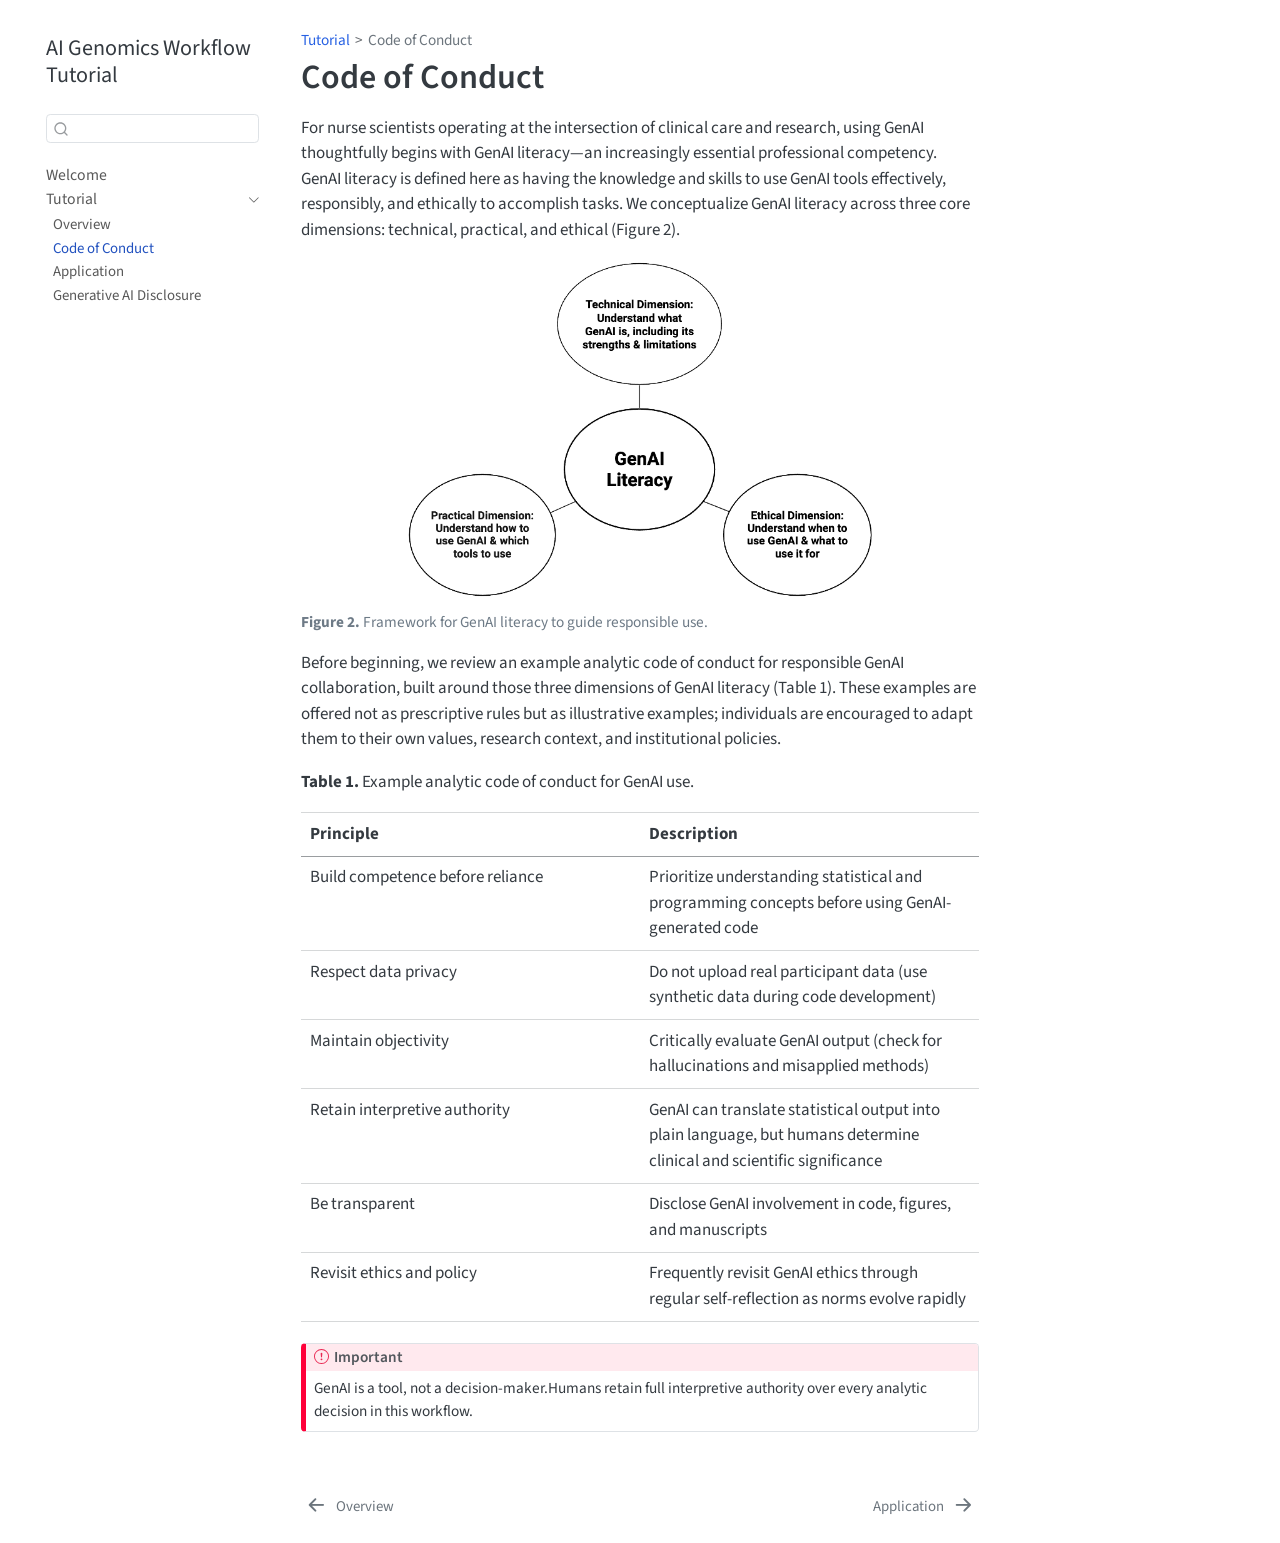
<file: tutorial_code_of_conduct.html>
<!DOCTYPE html>
<html xmlns="http://www.w3.org/1999/xhtml" lang="en" xml:lang="en"><head>

<meta charset="utf-8">
<meta name="generator" content="quarto-1.10.18">

<meta name="viewport" content="width=device-width, initial-scale=1.0, user-scalable=yes">


<title>Code of Conduct – AI Genomics Workflow Tutorial</title>
<style>
/* Default styles provided by pandoc.
** See https://pandoc.org/MANUAL.html#variables-for-html for config info.
*/
span.smallcaps{font-variant: small-caps;}
div.columns{display: flex; gap: 1.5em;}
div.column{flex: auto;}
@media screen {
div.columns{gap: min(4vw, 1.5em);}
div.column{overflow-x: auto;}
}
div.hanging-indent{margin-left: 1.5em; text-indent: -1.5em;}
ul.task-list{list-style: none;}
ul.task-list li input[type="checkbox"] {
  width: 0.8em;
  margin: 0 0.8em 0.2em -1em; /* quarto-specific, see https://github.com/quarto-dev/quarto-cli/issues/4556 */ 
  vertical-align: middle;
}
</style>


<script src="site_libs/quarto-nav/quarto-nav.js"></script>
<script src="site_libs/quarto-nav/headroom.min.js"></script>
<script src="site_libs/clipboard/clipboard.min.js"></script>
<script src="site_libs/quarto-search/autocomplete.umd.js"></script>
<script src="site_libs/quarto-search/fuse.min.js"></script>
<script src="site_libs/quarto-search/quarto-search.js"></script>
<meta name="quarto:offset" content="./">
<link href="./tutorial_application.html" rel="next">
<link href="./tutorial_overview.html" rel="prev">
<script src="site_libs/quarto-html/quarto.js" type="module"></script>
<script src="site_libs/quarto-html/tabsets/tabsets.js" type="module"></script>
<script src="site_libs/quarto-html/popper.min.js"></script>
<script src="site_libs/quarto-html/tippy.umd.min.js"></script>
<script src="site_libs/quarto-html/anchor.min.js"></script>
<link href="site_libs/quarto-html/tippy.css" rel="stylesheet">
<link href="site_libs/quarto-html/quarto-syntax-highlighting-12757e4b7af482b2d9c5bd8860d2b707.css" rel="stylesheet" id="quarto-text-highlighting-styles">
<script src="site_libs/bootstrap/bootstrap.min.js"></script>
<link href="site_libs/bootstrap/bootstrap-icons.css" rel="stylesheet">
<link href="site_libs/bootstrap/bootstrap-afcf79472eb0bb53fc823fd7a629db94.min.css" rel="stylesheet" append-hash="true" id="quarto-bootstrap" data-mode="light">
<script id="quarto-search-options" type="application/json">{
  "location": "sidebar",
  "copy-button": false,
  "collapse-after": 3,
  "panel-placement": "start",
  "type": "textbox",
  "limit": 50,
  "keyboard-shortcut": [
    "f",
    "/",
    "s"
  ],
  "show-item-context": false,
  "language": {
    "search-no-results-text": "No results",
    "search-matching-documents-text": "matching documents",
    "search-copy-link-title": "Copy link to search",
    "search-hide-matches-text": "Hide additional matches",
    "search-more-match-text": "more match in this document",
    "search-more-matches-text": "more matches in this document",
    "search-clear-button-title": "Clear",
    "search-text-placeholder": "",
    "search-detached-cancel-button-title": "Cancel",
    "search-submit-button-title": "Submit",
    "search-label": "Search"
  }
}</script>


</head>

<body class="nav-sidebar floating quarto-light">

<div id="quarto-search-results"></div>
  <header id="quarto-header" class="headroom fixed-top">
  <nav class="quarto-secondary-nav">
    <div class="container-fluid d-flex">
      <button type="button" class="quarto-btn-toggle btn" data-bs-toggle="collapse" role="button" data-bs-target=".quarto-sidebar-collapse-item" aria-controls="quarto-sidebar" aria-expanded="false" aria-label="Toggle sidebar navigation" onclick="if (window.quartoToggleHeadroom) { window.quartoToggleHeadroom(); }">
        <i class="bi bi-layout-text-sidebar-reverse"></i>
      </button>
        <nav class="quarto-page-breadcrumbs" aria-label="breadcrumb"><ol class="breadcrumb"><li class="breadcrumb-item"><a href="./tutorial_overview.html">Tutorial</a></li><li class="breadcrumb-item"><a href="./tutorial_code_of_conduct.html"><span class="chapter-title">Code of Conduct</span></a></li></ol></nav>
        <a class="flex-grow-1" role="navigation" data-bs-toggle="collapse" data-bs-target=".quarto-sidebar-collapse-item" aria-controls="quarto-sidebar" aria-expanded="false" aria-label="Toggle sidebar navigation" onclick="if (window.quartoToggleHeadroom) { window.quartoToggleHeadroom(); }">      
        </a>
      <button type="button" class="btn quarto-search-button" aria-label="Search" onclick="window.quartoOpenSearch();">
        <i class="bi bi-search"></i>
      </button>
    </div>
  </nav>
</header>
<!-- content -->
<div id="quarto-content" class="quarto-container page-columns page-rows-contents page-layout-article">
<!-- sidebar -->
  <nav id="quarto-sidebar" class="sidebar collapse collapse-horizontal quarto-sidebar-collapse-item sidebar-navigation floating overflow-auto">
    <div class="pt-lg-2 mt-2 text-left sidebar-header">
    <div class="sidebar-title mb-0 py-0">
      <a href="./">AI Genomics Workflow Tutorial</a> 
    </div>
      </div>
        <div class="mt-2 flex-shrink-0 align-items-center">
        <div class="sidebar-search">
        <div id="quarto-search" class="" title="Search"></div>
        </div>
        </div>
    <div class="sidebar-menu-container"> 
    <ul class="list-unstyled mt-1">
        <li class="sidebar-item">
  <div class="sidebar-item-container"> 
  <a href="./index.html" class="sidebar-item-text sidebar-link"><span class="chapter-title">Welcome</span></a>
  </div>
</li>
        <li class="sidebar-item sidebar-item-section">
      <div class="sidebar-item-container"> 
            <a class="sidebar-item-text sidebar-link text-start" data-bs-toggle="collapse" data-bs-target="#quarto-sidebar-section-1" role="navigation" aria-expanded="true">
 <span class="menu-text">Tutorial</span></a>
          <a class="sidebar-item-toggle text-start" data-bs-toggle="collapse" data-bs-target="#quarto-sidebar-section-1" role="navigation" aria-expanded="true" aria-label="Toggle section">
            <i class="bi bi-chevron-right ms-2"></i>
          </a> 
      </div>
      <ul id="quarto-sidebar-section-1" class="collapse list-unstyled sidebar-section depth1 show">  
          <li class="sidebar-item">
  <div class="sidebar-item-container"> 
  <a href="./tutorial_overview.html" class="sidebar-item-text sidebar-link"><span class="chapter-title">Overview</span></a>
  </div>
</li>
          <li class="sidebar-item">
  <div class="sidebar-item-container"> 
  <a href="./tutorial_code_of_conduct.html" class="sidebar-item-text sidebar-link active"><span class="chapter-title">Code of Conduct</span></a>
  </div>
</li>
          <li class="sidebar-item">
  <div class="sidebar-item-container"> 
  <a href="./tutorial_application.html" class="sidebar-item-text sidebar-link"><span class="chapter-title">Application</span></a>
  </div>
</li>
          <li class="sidebar-item">
  <div class="sidebar-item-container"> 
  <a href="./tutorial_disclosure.html" class="sidebar-item-text sidebar-link"><span class="chapter-title">Generative AI Disclosure</span></a>
  </div>
</li>
      </ul>
  </li>
    </ul>
    </div>
</nav>
<div id="quarto-sidebar-glass" class="quarto-sidebar-collapse-item" data-bs-toggle="collapse" data-bs-target=".quarto-sidebar-collapse-item"></div>
<!-- margin-sidebar -->
    <div id="quarto-margin-sidebar" class="sidebar margin-sidebar zindex-bottom">
        
    </div>
<!-- main -->
<main class="content" id="quarto-document-content">

<header id="title-block-header" class="quarto-title-block default"><nav class="quarto-page-breadcrumbs quarto-title-breadcrumbs d-none d-lg-block" aria-label="breadcrumb"><ol class="breadcrumb"><li class="breadcrumb-item"><a href="./tutorial_overview.html">Tutorial</a></li><li class="breadcrumb-item"><a href="./tutorial_code_of_conduct.html"><span class="chapter-title">Code of Conduct</span></a></li></ol></nav>
<div class="quarto-title">
<h1 class="title"><span class="chapter-title">Code of Conduct</span></h1>
</div>



<div class="quarto-title-meta">

    
  
    
  </div>
  


</header>


<p>For nurse scientists operating at the intersection of clinical care and research, using GenAI thoughtfully begins with GenAI literacy—an increasingly essential professional competency. GenAI literacy is defined here as having the knowledge and skills to use GenAI tools effectively, responsibly, and ethically to accomplish tasks. We conceptualize GenAI literacy across three core dimensions: technical, practical, and ethical (Figure 2).</p>
<div class="quarto-figure quarto-figure-center">
<figure class="figure">
<p><img src="figures/fig2_genai_literacy_framework.png" class="img-fluid figure-img" style="width:70.0%"></p>
<figcaption><strong>Figure 2.</strong> Framework for GenAI literacy to guide responsible use.</figcaption>
</figure>
</div>
<p>Before beginning, we review an example analytic code of conduct for responsible GenAI collaboration, built around those three dimensions of GenAI literacy (Table 1). These examples are offered not as prescriptive rules but as illustrative examples; individuals are encouraged to adapt them to their own values, research context, and institutional policies.</p>
<p><strong>Table 1.</strong> Example analytic code of conduct for GenAI use.</p>
<table class="caption-top table">
<colgroup>
<col style="width: 50%">
<col style="width: 50%">
</colgroup>
<thead>
<tr class="header">
<th>Principle</th>
<th>Description</th>
</tr>
</thead>
<tbody>
<tr class="odd">
<td>Build competence before reliance</td>
<td>Prioritize understanding statistical and programming concepts before using GenAI-generated code</td>
</tr>
<tr class="even">
<td>Respect data privacy</td>
<td>Do not upload real participant data (use synthetic data during code development)</td>
</tr>
<tr class="odd">
<td>Maintain objectivity</td>
<td>Critically evaluate GenAI output (check for hallucinations and misapplied methods)</td>
</tr>
<tr class="even">
<td>Retain interpretive authority</td>
<td>GenAI can translate statistical output into plain language, but humans determine clinical and scientific significance</td>
</tr>
<tr class="odd">
<td>Be transparent</td>
<td>Disclose GenAI involvement in code, figures, and manuscripts</td>
</tr>
<tr class="even">
<td>Revisit ethics and policy</td>
<td>Frequently revisit GenAI ethics through regular self-reflection as norms evolve rapidly</td>
</tr>
</tbody>
</table>
<div class="callout callout-style-default callout-important callout-titled">
<div class="callout-header d-flex align-content-center">
<div class="callout-icon-container">
<i class="callout-icon"></i>
</div>
<div class="callout-title-container flex-fill">
Important
</div>
</div>
<div class="callout-body-container callout-body">
<p>GenAI is a tool, not a decision-maker.Humans retain full interpretive authority over every analytic decision in this workflow.</p>
</div>
</div>



</main> <!-- /main -->
<script id="quarto-html-after-body" type="application/javascript">
  window.document.addEventListener("DOMContentLoaded", function (event) {
    const icon = "";
    const anchorJS = new window.AnchorJS();
    anchorJS.options = {
      placement: 'right',
      icon: icon
    };
    anchorJS.add('.anchored');
    const isCodeAnnotation = (el) => {
      for (const clz of el.classList) {
        if (clz.startsWith('code-annotation-')) {                     
          return true;
        }
      }
      return false;
    }
    const onCopySuccess = function(e) {
      // button target
      const button = e.trigger;
      // don't keep focus
      button.blur();
      // flash "checked"
      button.classList.add('code-copy-button-checked');
      var currentTitle = button.getAttribute("title");
      button.setAttribute("title", "Copied!");
      let tooltip;
      if (window.bootstrap) {
        button.setAttribute("data-bs-toggle", "tooltip");
        button.setAttribute("data-bs-placement", "left");
        button.setAttribute("data-bs-title", "Copied!");
        tooltip = new bootstrap.Tooltip(button, 
          { trigger: "manual", 
            customClass: "code-copy-button-tooltip",
            offset: [0, -8]});
        tooltip.show();    
      }
      setTimeout(function() {
        if (tooltip) {
          tooltip.hide();
          button.removeAttribute("data-bs-title");
          button.removeAttribute("data-bs-toggle");
          button.removeAttribute("data-bs-placement");
        }
        button.setAttribute("title", currentTitle);
        button.classList.remove('code-copy-button-checked');
      }, 1000);
      // clear code selection
      e.clearSelection();
    }
    const getTextToCopy = function(trigger) {
      const outerScaffold = trigger.parentElement.cloneNode(true);
      const codeEl = outerScaffold.querySelector('code');
      for (const childEl of codeEl.children) {
        if (isCodeAnnotation(childEl)) {
          childEl.remove();
        }
      }
      return codeEl.innerText;
    }
    const clipboard = new window.ClipboardJS('.code-copy-button:not([data-in-quarto-modal])', {
      text: getTextToCopy
    });
    clipboard.on('success', onCopySuccess);
    if (window.document.getElementById('quarto-embedded-source-code-modal')) {
      const clipboardModal = new window.ClipboardJS('.code-copy-button[data-in-quarto-modal]', {
        text: getTextToCopy,
        container: window.document.getElementById('quarto-embedded-source-code-modal')
      });
      clipboardModal.on('success', onCopySuccess);
    }
      var localhostRegex = new RegExp(/^(?:http|https):\/\/localhost\:?[0-9]*\//);
      var mailtoRegex = new RegExp(/^mailto:/);
        var filterRegex = new RegExp('/' + window.location.host + '/');
      var isInternal = (href) => {
          return filterRegex.test(href) || localhostRegex.test(href) || mailtoRegex.test(href);
      }
      // Inspect non-navigation links and adorn them if external
     var links = window.document.querySelectorAll('a[href]:not(.nav-link):not(.navbar-brand):not(.toc-action):not(.sidebar-link):not(.sidebar-item-toggle):not(.pagination-link):not(.no-external):not([aria-hidden]):not(.dropdown-item):not(.quarto-navigation-tool):not(.about-link)');
      for (var i=0; i<links.length; i++) {
        const link = links[i];
        if (!isInternal(link.href)) {
          // undo the damage that might have been done by quarto-nav.js in the case of
          // links that we want to consider external
          if (link.dataset.originalHref !== undefined) {
            link.href = link.dataset.originalHref;
          }
        }
      }
    function tippyHover(el, contentFn, onTriggerFn, onUntriggerFn) {
      const config = {
        allowHTML: true,
        maxWidth: 500,
        delay: 100,
        arrow: false,
        appendTo: function(el) {
            return el.parentElement;
        },
        interactive: true,
        interactiveBorder: 10,
        theme: 'quarto',
        placement: 'bottom-start',
      };
      if (contentFn) {
        config.content = contentFn;
      }
      if (onTriggerFn) {
        config.onTrigger = onTriggerFn;
      }
      if (onUntriggerFn) {
        config.onUntrigger = onUntriggerFn;
      }
      window.tippy(el, config); 
    }
    const noterefs = window.document.querySelectorAll('a[role="doc-noteref"]');
    for (var i=0; i<noterefs.length; i++) {
      const ref = noterefs[i];
      tippyHover(ref, function() {
        // use id or data attribute instead here
        let href = ref.getAttribute('data-footnote-href') || ref.getAttribute('href');
        try { href = new URL(href).hash; } catch {}
        const id = href.replace(/^#\/?/, "");
        const note = window.document.getElementById(id);
        if (note) {
          return note.innerHTML;
        } else {
          return "";
        }
      });
    }
    const xrefs = window.document.querySelectorAll('a.quarto-xref');
    const processXRef = (id, note) => {
      // Strip column container classes
      const stripColumnClz = (el) => {
        el.classList.remove("page-full", "page-columns");
        if (el.children) {
          for (const child of el.children) {
            stripColumnClz(child);
          }
        }
      }
      stripColumnClz(note)
      if (id === null || id.startsWith('sec-')) {
        // Special case sections, only their first couple elements
        const container = document.createElement("div");
        if (note.children && note.children.length > 2) {
          container.appendChild(note.children[0].cloneNode(true));
          for (let i = 1; i < note.children.length; i++) {
            const child = note.children[i];
            if (child.tagName === "P" && child.innerText === "") {
              continue;
            } else {
              container.appendChild(child.cloneNode(true));
              break;
            }
          }
          if (window.Quarto?.typesetMath) {
            window.Quarto.typesetMath(container);
          }
          return container.innerHTML
        } else {
          if (window.Quarto?.typesetMath) {
            window.Quarto.typesetMath(note);
          }
          return note.innerHTML;
        }
      } else {
        // Remove any anchor links if they are present
        const anchorLink = note.querySelector('a.anchorjs-link');
        if (anchorLink) {
          anchorLink.remove();
        }
        if (window.Quarto?.typesetMath) {
          window.Quarto.typesetMath(note);
        }
        if (note.classList.contains("callout")) {
          return note.outerHTML;
        } else {
          return note.innerHTML;
        }
      }
    }
    for (var i=0; i<xrefs.length; i++) {
      const xref = xrefs[i];
      tippyHover(xref, undefined, function(instance) {
        instance.disable();
        let url = xref.getAttribute('href');
        let hash = undefined; 
        if (url.startsWith('#')) {
          hash = url;
        } else {
          try { hash = new URL(url).hash; } catch {}
        }
        if (hash) {
          const id = hash.replace(/^#\/?/, "");
          const note = window.document.getElementById(id);
          if (note !== null) {
            try {
              const html = processXRef(id, note.cloneNode(true));
              instance.setContent(html);
            } finally {
              instance.enable();
              instance.show();
            }
          } else {
            // See if we can fetch this
            fetch(url.split('#')[0])
            .then(res => res.text())
            .then(html => {
              const parser = new DOMParser();
              const htmlDoc = parser.parseFromString(html, "text/html");
              const note = htmlDoc.getElementById(id);
              if (note !== null) {
                const html = processXRef(id, note);
                instance.setContent(html);
              } 
            }).finally(() => {
              instance.enable();
              instance.show();
            });
          }
        } else {
          // See if we can fetch a full url (with no hash to target)
          // This is a special case and we should probably do some content thinning / targeting
          fetch(url)
          .then(res => res.text())
          .then(html => {
            const parser = new DOMParser();
            const htmlDoc = parser.parseFromString(html, "text/html");
            const note = htmlDoc.querySelector('main.content');
            if (note !== null) {
              // This should only happen for chapter cross references
              // (since there is no id in the URL)
              // remove the first header
              if (note.children.length > 0 && note.children[0].tagName === "HEADER") {
                note.children[0].remove();
              }
              const html = processXRef(null, note);
              instance.setContent(html);
            } 
          }).finally(() => {
            instance.enable();
            instance.show();
          });
        }
      }, function(instance) {
      });
    }
        let selectedAnnoteEl;
        const selectorForAnnotation = ( cell, annotation) => {
          let cellAttr = 'data-code-cell="' + cell + '"';
          let lineAttr = 'data-code-annotation="' +  annotation + '"';
          const selector = 'span[' + cellAttr + '][' + lineAttr + ']';
          return selector;
        }
        const selectCodeLines = (annoteEl) => {
          const doc = window.document;
          const targetCell = annoteEl.getAttribute("data-target-cell");
          const targetAnnotation = annoteEl.getAttribute("data-target-annotation");
          const annoteSpan = window.document.querySelector(selectorForAnnotation(targetCell, targetAnnotation));
          const lines = annoteSpan.getAttribute("data-code-lines").split(",");
          const lineIds = lines.map((line) => {
            return targetCell + "-" + line;
          })
          let top = null;
          let height = null;
          let parent = null;
          if (lineIds.length > 0) {
              //compute the position of the single el (top and bottom and make a div)
              const el = window.document.getElementById(lineIds[0]);
              top = el.offsetTop;
              height = el.offsetHeight;
              parent = el.parentElement.parentElement;
            if (lineIds.length > 1) {
              const lastEl = window.document.getElementById(lineIds[lineIds.length - 1]);
              const bottom = lastEl.offsetTop + lastEl.offsetHeight;
              height = bottom - top;
            }
            if (top !== null && height !== null && parent !== null) {
              // cook up a div (if necessary) and position it 
              let div = window.document.getElementById("code-annotation-line-highlight");
              if (div === null) {
                div = window.document.createElement("div");
                div.setAttribute("id", "code-annotation-line-highlight");
                div.style.position = 'absolute';
                parent.appendChild(div);
              }
              div.style.top = top - 2 + "px";
              div.style.height = height + 4 + "px";
              div.style.left = 0;
              let gutterDiv = window.document.getElementById("code-annotation-line-highlight-gutter");
              if (gutterDiv === null) {
                gutterDiv = window.document.createElement("div");
                gutterDiv.setAttribute("id", "code-annotation-line-highlight-gutter");
                gutterDiv.style.position = 'absolute';
                const codeCell = window.document.getElementById(targetCell);
                const gutter = codeCell.querySelector('.code-annotation-gutter');
                gutter.appendChild(gutterDiv);
              }
              gutterDiv.style.top = top - 2 + "px";
              gutterDiv.style.height = height + 4 + "px";
            }
            selectedAnnoteEl = annoteEl;
          }
        };
        const unselectCodeLines = () => {
          const elementsIds = ["code-annotation-line-highlight", "code-annotation-line-highlight-gutter"];
          elementsIds.forEach((elId) => {
            const div = window.document.getElementById(elId);
            if (div) {
              div.remove();
            }
          });
          selectedAnnoteEl = undefined;
        };
          // Handle positioning of the toggle
      window.addEventListener(
        "resize",
        throttle(() => {
          elRect = undefined;
          if (selectedAnnoteEl) {
            selectCodeLines(selectedAnnoteEl);
          }
        }, 10)
      );
      function throttle(fn, ms) {
      let throttle = false;
      let timer;
        return (...args) => {
          if(!throttle) { // first call gets through
              fn.apply(this, args);
              throttle = true;
          } else { // all the others get throttled
              if(timer) clearTimeout(timer); // cancel #2
              timer = setTimeout(() => {
                fn.apply(this, args);
                timer = throttle = false;
              }, ms);
          }
        };
      }
        // Attach click handler to the DT
        const annoteDls = window.document.querySelectorAll('dt[data-target-cell]');
        for (const annoteDlNode of annoteDls) {
          annoteDlNode.addEventListener('click', (event) => {
            const clickedEl = event.target;
            if (clickedEl !== selectedAnnoteEl) {
              unselectCodeLines();
              const activeEl = window.document.querySelector('dt[data-target-cell].code-annotation-active');
              if (activeEl) {
                activeEl.classList.remove('code-annotation-active');
              }
              selectCodeLines(clickedEl);
              clickedEl.classList.add('code-annotation-active');
            } else {
              // Unselect the line
              unselectCodeLines();
              clickedEl.classList.remove('code-annotation-active');
            }
          });
        }
    const findCites = (el) => {
      const parentEl = el.parentElement;
      if (parentEl) {
        const cites = parentEl.dataset.cites;
        if (cites) {
          return {
            el,
            cites: cites.split(' ')
          };
        } else {
          return findCites(el.parentElement)
        }
      } else {
        return undefined;
      }
    };
    var bibliorefs = window.document.querySelectorAll('a[role="doc-biblioref"]');
    for (var i=0; i<bibliorefs.length; i++) {
      const ref = bibliorefs[i];
      const citeInfo = findCites(ref);
      if (citeInfo) {
        tippyHover(citeInfo.el, function() {
          var popup = window.document.createElement('div');
          citeInfo.cites.forEach(function(cite) {
            var citeDiv = window.document.createElement('div');
            citeDiv.classList.add('hanging-indent');
            citeDiv.classList.add('csl-entry');
            var biblioDiv = window.document.getElementById('ref-' + cite);
            if (biblioDiv) {
              citeDiv.innerHTML = biblioDiv.innerHTML;
            }
            popup.appendChild(citeDiv);
          });
          return popup.innerHTML;
        });
      }
    }
  });
  </script>
<nav class="page-navigation">
  <div class="nav-page nav-page-previous">
      <a href="./tutorial_overview.html" class="pagination-link" aria-label="Overview">
        <i class="bi bi-arrow-left-short"></i> <span class="nav-page-text"><span class="chapter-title">Overview</span></span>
      </a>          
  </div>
  <div class="nav-page nav-page-next">
      <a href="./tutorial_application.html" class="pagination-link" aria-label="Application">
        <span class="nav-page-text"><span class="chapter-title">Application</span></span> <i class="bi bi-arrow-right-short"></i>
      </a>
  </div>
</nav>
</div> <!-- /content -->




</body></html>
</file>
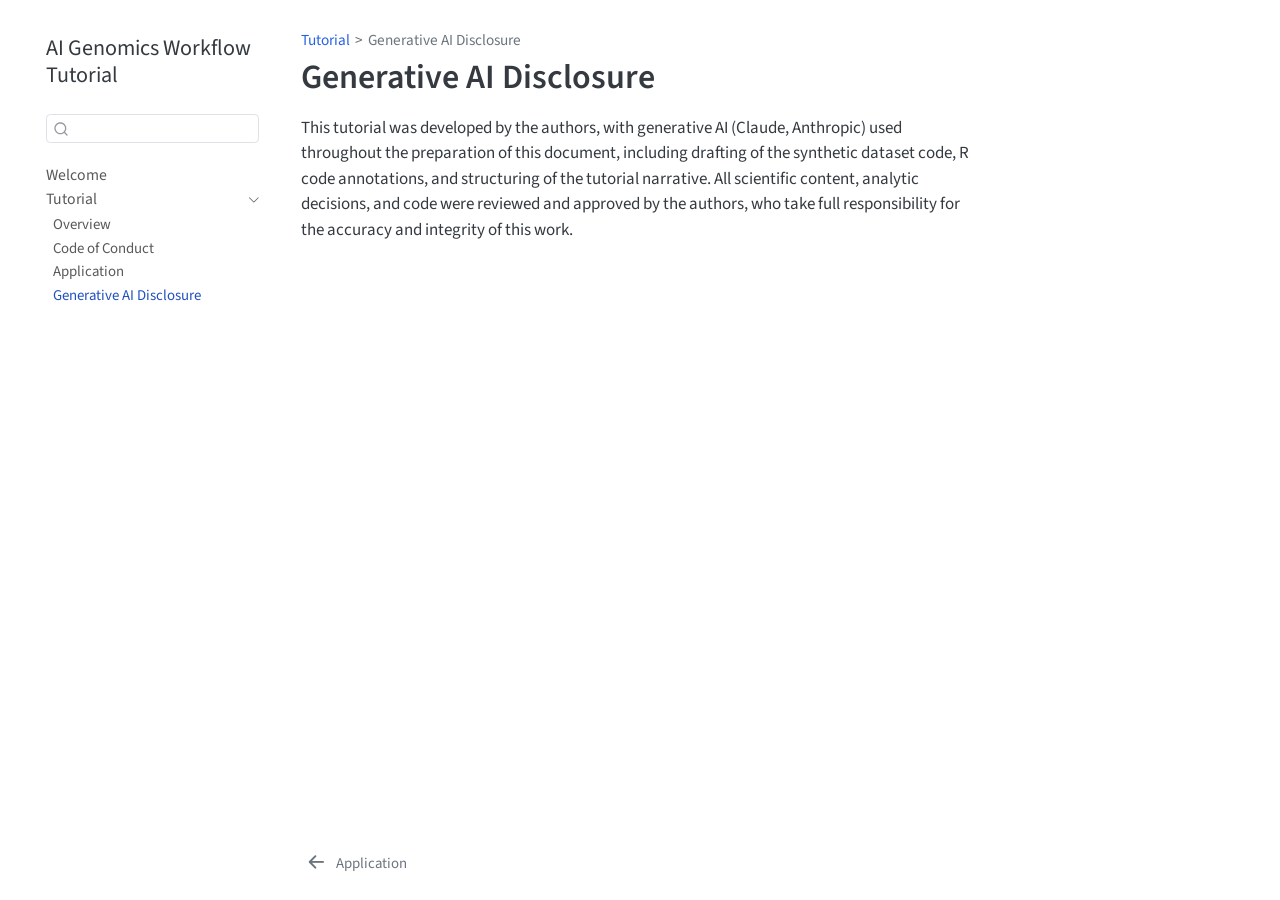
<file: tutorial_disclosure.html>
<!DOCTYPE html>
<html xmlns="http://www.w3.org/1999/xhtml" lang="en" xml:lang="en"><head>

<meta charset="utf-8">
<meta name="generator" content="quarto-1.10.18">

<meta name="viewport" content="width=device-width, initial-scale=1.0, user-scalable=yes">


<title>Generative AI Disclosure – AI Genomics Workflow Tutorial</title>
<style>
/* Default styles provided by pandoc.
** See https://pandoc.org/MANUAL.html#variables-for-html for config info.
*/
span.smallcaps{font-variant: small-caps;}
div.columns{display: flex; gap: 1.5em;}
div.column{flex: auto;}
@media screen {
div.columns{gap: min(4vw, 1.5em);}
div.column{overflow-x: auto;}
}
div.hanging-indent{margin-left: 1.5em; text-indent: -1.5em;}
ul.task-list{list-style: none;}
ul.task-list li input[type="checkbox"] {
  width: 0.8em;
  margin: 0 0.8em 0.2em -1em; /* quarto-specific, see https://github.com/quarto-dev/quarto-cli/issues/4556 */ 
  vertical-align: middle;
}
</style>


<script src="site_libs/quarto-nav/quarto-nav.js"></script>
<script src="site_libs/quarto-nav/headroom.min.js"></script>
<script src="site_libs/clipboard/clipboard.min.js"></script>
<script src="site_libs/quarto-search/autocomplete.umd.js"></script>
<script src="site_libs/quarto-search/fuse.min.js"></script>
<script src="site_libs/quarto-search/quarto-search.js"></script>
<meta name="quarto:offset" content="./">
<link href="./tutorial_application.html" rel="prev">
<script src="site_libs/quarto-html/quarto.js" type="module"></script>
<script src="site_libs/quarto-html/tabsets/tabsets.js" type="module"></script>
<script src="site_libs/quarto-html/popper.min.js"></script>
<script src="site_libs/quarto-html/tippy.umd.min.js"></script>
<script src="site_libs/quarto-html/anchor.min.js"></script>
<link href="site_libs/quarto-html/tippy.css" rel="stylesheet">
<link href="site_libs/quarto-html/quarto-syntax-highlighting-12757e4b7af482b2d9c5bd8860d2b707.css" rel="stylesheet" id="quarto-text-highlighting-styles">
<script src="site_libs/bootstrap/bootstrap.min.js"></script>
<link href="site_libs/bootstrap/bootstrap-icons.css" rel="stylesheet">
<link href="site_libs/bootstrap/bootstrap-afcf79472eb0bb53fc823fd7a629db94.min.css" rel="stylesheet" append-hash="true" id="quarto-bootstrap" data-mode="light">
<script id="quarto-search-options" type="application/json">{
  "location": "sidebar",
  "copy-button": false,
  "collapse-after": 3,
  "panel-placement": "start",
  "type": "textbox",
  "limit": 50,
  "keyboard-shortcut": [
    "f",
    "/",
    "s"
  ],
  "show-item-context": false,
  "language": {
    "search-no-results-text": "No results",
    "search-matching-documents-text": "matching documents",
    "search-copy-link-title": "Copy link to search",
    "search-hide-matches-text": "Hide additional matches",
    "search-more-match-text": "more match in this document",
    "search-more-matches-text": "more matches in this document",
    "search-clear-button-title": "Clear",
    "search-text-placeholder": "",
    "search-detached-cancel-button-title": "Cancel",
    "search-submit-button-title": "Submit",
    "search-label": "Search"
  }
}</script>


</head>

<body class="nav-sidebar floating quarto-light">

<div id="quarto-search-results"></div>
  <header id="quarto-header" class="headroom fixed-top">
  <nav class="quarto-secondary-nav">
    <div class="container-fluid d-flex">
      <button type="button" class="quarto-btn-toggle btn" data-bs-toggle="collapse" role="button" data-bs-target=".quarto-sidebar-collapse-item" aria-controls="quarto-sidebar" aria-expanded="false" aria-label="Toggle sidebar navigation" onclick="if (window.quartoToggleHeadroom) { window.quartoToggleHeadroom(); }">
        <i class="bi bi-layout-text-sidebar-reverse"></i>
      </button>
        <nav class="quarto-page-breadcrumbs" aria-label="breadcrumb"><ol class="breadcrumb"><li class="breadcrumb-item"><a href="./tutorial_overview.html">Tutorial</a></li><li class="breadcrumb-item"><a href="./tutorial_disclosure.html"><span class="chapter-title">Generative AI Disclosure</span></a></li></ol></nav>
        <a class="flex-grow-1" role="navigation" data-bs-toggle="collapse" data-bs-target=".quarto-sidebar-collapse-item" aria-controls="quarto-sidebar" aria-expanded="false" aria-label="Toggle sidebar navigation" onclick="if (window.quartoToggleHeadroom) { window.quartoToggleHeadroom(); }">      
        </a>
      <button type="button" class="btn quarto-search-button" aria-label="Search" onclick="window.quartoOpenSearch();">
        <i class="bi bi-search"></i>
      </button>
    </div>
  </nav>
</header>
<!-- content -->
<div id="quarto-content" class="quarto-container page-columns page-rows-contents page-layout-article">
<!-- sidebar -->
  <nav id="quarto-sidebar" class="sidebar collapse collapse-horizontal quarto-sidebar-collapse-item sidebar-navigation floating overflow-auto">
    <div class="pt-lg-2 mt-2 text-left sidebar-header">
    <div class="sidebar-title mb-0 py-0">
      <a href="./">AI Genomics Workflow Tutorial</a> 
    </div>
      </div>
        <div class="mt-2 flex-shrink-0 align-items-center">
        <div class="sidebar-search">
        <div id="quarto-search" class="" title="Search"></div>
        </div>
        </div>
    <div class="sidebar-menu-container"> 
    <ul class="list-unstyled mt-1">
        <li class="sidebar-item">
  <div class="sidebar-item-container"> 
  <a href="./index.html" class="sidebar-item-text sidebar-link"><span class="chapter-title">Welcome</span></a>
  </div>
</li>
        <li class="sidebar-item sidebar-item-section">
      <div class="sidebar-item-container"> 
            <a class="sidebar-item-text sidebar-link text-start" data-bs-toggle="collapse" data-bs-target="#quarto-sidebar-section-1" role="navigation" aria-expanded="true">
 <span class="menu-text">Tutorial</span></a>
          <a class="sidebar-item-toggle text-start" data-bs-toggle="collapse" data-bs-target="#quarto-sidebar-section-1" role="navigation" aria-expanded="true" aria-label="Toggle section">
            <i class="bi bi-chevron-right ms-2"></i>
          </a> 
      </div>
      <ul id="quarto-sidebar-section-1" class="collapse list-unstyled sidebar-section depth1 show">  
          <li class="sidebar-item">
  <div class="sidebar-item-container"> 
  <a href="./tutorial_overview.html" class="sidebar-item-text sidebar-link"><span class="chapter-title">Overview</span></a>
  </div>
</li>
          <li class="sidebar-item">
  <div class="sidebar-item-container"> 
  <a href="./tutorial_code_of_conduct.html" class="sidebar-item-text sidebar-link"><span class="chapter-title">Code of Conduct</span></a>
  </div>
</li>
          <li class="sidebar-item">
  <div class="sidebar-item-container"> 
  <a href="./tutorial_application.html" class="sidebar-item-text sidebar-link"><span class="chapter-title">Application</span></a>
  </div>
</li>
          <li class="sidebar-item">
  <div class="sidebar-item-container"> 
  <a href="./tutorial_disclosure.html" class="sidebar-item-text sidebar-link active"><span class="chapter-title">Generative AI Disclosure</span></a>
  </div>
</li>
      </ul>
  </li>
    </ul>
    </div>
</nav>
<div id="quarto-sidebar-glass" class="quarto-sidebar-collapse-item" data-bs-toggle="collapse" data-bs-target=".quarto-sidebar-collapse-item"></div>
<!-- margin-sidebar -->
    <div id="quarto-margin-sidebar" class="sidebar margin-sidebar zindex-bottom">
        
    </div>
<!-- main -->
<main class="content" id="quarto-document-content">

<header id="title-block-header" class="quarto-title-block default"><nav class="quarto-page-breadcrumbs quarto-title-breadcrumbs d-none d-lg-block" aria-label="breadcrumb"><ol class="breadcrumb"><li class="breadcrumb-item"><a href="./tutorial_overview.html">Tutorial</a></li><li class="breadcrumb-item"><a href="./tutorial_disclosure.html"><span class="chapter-title">Generative AI Disclosure</span></a></li></ol></nav>
<div class="quarto-title">
<h1 class="title"><span class="chapter-title">Generative AI Disclosure</span></h1>
</div>



<div class="quarto-title-meta">

    
  
    
  </div>
  


</header>


<p>This tutorial was developed by the authors, with generative AI (Claude, Anthropic) used throughout the preparation of this document, including drafting of the synthetic dataset code, R code annotations, and structuring of the tutorial narrative. All scientific content, analytic decisions, and code were reviewed and approved by the authors, who take full responsibility for the accuracy and integrity of this work.</p>



</main> <!-- /main -->
<script id="quarto-html-after-body" type="application/javascript">
  window.document.addEventListener("DOMContentLoaded", function (event) {
    const icon = "";
    const anchorJS = new window.AnchorJS();
    anchorJS.options = {
      placement: 'right',
      icon: icon
    };
    anchorJS.add('.anchored');
    const isCodeAnnotation = (el) => {
      for (const clz of el.classList) {
        if (clz.startsWith('code-annotation-')) {                     
          return true;
        }
      }
      return false;
    }
    const onCopySuccess = function(e) {
      // button target
      const button = e.trigger;
      // don't keep focus
      button.blur();
      // flash "checked"
      button.classList.add('code-copy-button-checked');
      var currentTitle = button.getAttribute("title");
      button.setAttribute("title", "Copied!");
      let tooltip;
      if (window.bootstrap) {
        button.setAttribute("data-bs-toggle", "tooltip");
        button.setAttribute("data-bs-placement", "left");
        button.setAttribute("data-bs-title", "Copied!");
        tooltip = new bootstrap.Tooltip(button, 
          { trigger: "manual", 
            customClass: "code-copy-button-tooltip",
            offset: [0, -8]});
        tooltip.show();    
      }
      setTimeout(function() {
        if (tooltip) {
          tooltip.hide();
          button.removeAttribute("data-bs-title");
          button.removeAttribute("data-bs-toggle");
          button.removeAttribute("data-bs-placement");
        }
        button.setAttribute("title", currentTitle);
        button.classList.remove('code-copy-button-checked');
      }, 1000);
      // clear code selection
      e.clearSelection();
    }
    const getTextToCopy = function(trigger) {
      const outerScaffold = trigger.parentElement.cloneNode(true);
      const codeEl = outerScaffold.querySelector('code');
      for (const childEl of codeEl.children) {
        if (isCodeAnnotation(childEl)) {
          childEl.remove();
        }
      }
      return codeEl.innerText;
    }
    const clipboard = new window.ClipboardJS('.code-copy-button:not([data-in-quarto-modal])', {
      text: getTextToCopy
    });
    clipboard.on('success', onCopySuccess);
    if (window.document.getElementById('quarto-embedded-source-code-modal')) {
      const clipboardModal = new window.ClipboardJS('.code-copy-button[data-in-quarto-modal]', {
        text: getTextToCopy,
        container: window.document.getElementById('quarto-embedded-source-code-modal')
      });
      clipboardModal.on('success', onCopySuccess);
    }
      var localhostRegex = new RegExp(/^(?:http|https):\/\/localhost\:?[0-9]*\//);
      var mailtoRegex = new RegExp(/^mailto:/);
        var filterRegex = new RegExp('/' + window.location.host + '/');
      var isInternal = (href) => {
          return filterRegex.test(href) || localhostRegex.test(href) || mailtoRegex.test(href);
      }
      // Inspect non-navigation links and adorn them if external
     var links = window.document.querySelectorAll('a[href]:not(.nav-link):not(.navbar-brand):not(.toc-action):not(.sidebar-link):not(.sidebar-item-toggle):not(.pagination-link):not(.no-external):not([aria-hidden]):not(.dropdown-item):not(.quarto-navigation-tool):not(.about-link)');
      for (var i=0; i<links.length; i++) {
        const link = links[i];
        if (!isInternal(link.href)) {
          // undo the damage that might have been done by quarto-nav.js in the case of
          // links that we want to consider external
          if (link.dataset.originalHref !== undefined) {
            link.href = link.dataset.originalHref;
          }
        }
      }
    function tippyHover(el, contentFn, onTriggerFn, onUntriggerFn) {
      const config = {
        allowHTML: true,
        maxWidth: 500,
        delay: 100,
        arrow: false,
        appendTo: function(el) {
            return el.parentElement;
        },
        interactive: true,
        interactiveBorder: 10,
        theme: 'quarto',
        placement: 'bottom-start',
      };
      if (contentFn) {
        config.content = contentFn;
      }
      if (onTriggerFn) {
        config.onTrigger = onTriggerFn;
      }
      if (onUntriggerFn) {
        config.onUntrigger = onUntriggerFn;
      }
      window.tippy(el, config); 
    }
    const noterefs = window.document.querySelectorAll('a[role="doc-noteref"]');
    for (var i=0; i<noterefs.length; i++) {
      const ref = noterefs[i];
      tippyHover(ref, function() {
        // use id or data attribute instead here
        let href = ref.getAttribute('data-footnote-href') || ref.getAttribute('href');
        try { href = new URL(href).hash; } catch {}
        const id = href.replace(/^#\/?/, "");
        const note = window.document.getElementById(id);
        if (note) {
          return note.innerHTML;
        } else {
          return "";
        }
      });
    }
    const xrefs = window.document.querySelectorAll('a.quarto-xref');
    const processXRef = (id, note) => {
      // Strip column container classes
      const stripColumnClz = (el) => {
        el.classList.remove("page-full", "page-columns");
        if (el.children) {
          for (const child of el.children) {
            stripColumnClz(child);
          }
        }
      }
      stripColumnClz(note)
      if (id === null || id.startsWith('sec-')) {
        // Special case sections, only their first couple elements
        const container = document.createElement("div");
        if (note.children && note.children.length > 2) {
          container.appendChild(note.children[0].cloneNode(true));
          for (let i = 1; i < note.children.length; i++) {
            const child = note.children[i];
            if (child.tagName === "P" && child.innerText === "") {
              continue;
            } else {
              container.appendChild(child.cloneNode(true));
              break;
            }
          }
          if (window.Quarto?.typesetMath) {
            window.Quarto.typesetMath(container);
          }
          return container.innerHTML
        } else {
          if (window.Quarto?.typesetMath) {
            window.Quarto.typesetMath(note);
          }
          return note.innerHTML;
        }
      } else {
        // Remove any anchor links if they are present
        const anchorLink = note.querySelector('a.anchorjs-link');
        if (anchorLink) {
          anchorLink.remove();
        }
        if (window.Quarto?.typesetMath) {
          window.Quarto.typesetMath(note);
        }
        if (note.classList.contains("callout")) {
          return note.outerHTML;
        } else {
          return note.innerHTML;
        }
      }
    }
    for (var i=0; i<xrefs.length; i++) {
      const xref = xrefs[i];
      tippyHover(xref, undefined, function(instance) {
        instance.disable();
        let url = xref.getAttribute('href');
        let hash = undefined; 
        if (url.startsWith('#')) {
          hash = url;
        } else {
          try { hash = new URL(url).hash; } catch {}
        }
        if (hash) {
          const id = hash.replace(/^#\/?/, "");
          const note = window.document.getElementById(id);
          if (note !== null) {
            try {
              const html = processXRef(id, note.cloneNode(true));
              instance.setContent(html);
            } finally {
              instance.enable();
              instance.show();
            }
          } else {
            // See if we can fetch this
            fetch(url.split('#')[0])
            .then(res => res.text())
            .then(html => {
              const parser = new DOMParser();
              const htmlDoc = parser.parseFromString(html, "text/html");
              const note = htmlDoc.getElementById(id);
              if (note !== null) {
                const html = processXRef(id, note);
                instance.setContent(html);
              } 
            }).finally(() => {
              instance.enable();
              instance.show();
            });
          }
        } else {
          // See if we can fetch a full url (with no hash to target)
          // This is a special case and we should probably do some content thinning / targeting
          fetch(url)
          .then(res => res.text())
          .then(html => {
            const parser = new DOMParser();
            const htmlDoc = parser.parseFromString(html, "text/html");
            const note = htmlDoc.querySelector('main.content');
            if (note !== null) {
              // This should only happen for chapter cross references
              // (since there is no id in the URL)
              // remove the first header
              if (note.children.length > 0 && note.children[0].tagName === "HEADER") {
                note.children[0].remove();
              }
              const html = processXRef(null, note);
              instance.setContent(html);
            } 
          }).finally(() => {
            instance.enable();
            instance.show();
          });
        }
      }, function(instance) {
      });
    }
        let selectedAnnoteEl;
        const selectorForAnnotation = ( cell, annotation) => {
          let cellAttr = 'data-code-cell="' + cell + '"';
          let lineAttr = 'data-code-annotation="' +  annotation + '"';
          const selector = 'span[' + cellAttr + '][' + lineAttr + ']';
          return selector;
        }
        const selectCodeLines = (annoteEl) => {
          const doc = window.document;
          const targetCell = annoteEl.getAttribute("data-target-cell");
          const targetAnnotation = annoteEl.getAttribute("data-target-annotation");
          const annoteSpan = window.document.querySelector(selectorForAnnotation(targetCell, targetAnnotation));
          const lines = annoteSpan.getAttribute("data-code-lines").split(",");
          const lineIds = lines.map((line) => {
            return targetCell + "-" + line;
          })
          let top = null;
          let height = null;
          let parent = null;
          if (lineIds.length > 0) {
              //compute the position of the single el (top and bottom and make a div)
              const el = window.document.getElementById(lineIds[0]);
              top = el.offsetTop;
              height = el.offsetHeight;
              parent = el.parentElement.parentElement;
            if (lineIds.length > 1) {
              const lastEl = window.document.getElementById(lineIds[lineIds.length - 1]);
              const bottom = lastEl.offsetTop + lastEl.offsetHeight;
              height = bottom - top;
            }
            if (top !== null && height !== null && parent !== null) {
              // cook up a div (if necessary) and position it 
              let div = window.document.getElementById("code-annotation-line-highlight");
              if (div === null) {
                div = window.document.createElement("div");
                div.setAttribute("id", "code-annotation-line-highlight");
                div.style.position = 'absolute';
                parent.appendChild(div);
              }
              div.style.top = top - 2 + "px";
              div.style.height = height + 4 + "px";
              div.style.left = 0;
              let gutterDiv = window.document.getElementById("code-annotation-line-highlight-gutter");
              if (gutterDiv === null) {
                gutterDiv = window.document.createElement("div");
                gutterDiv.setAttribute("id", "code-annotation-line-highlight-gutter");
                gutterDiv.style.position = 'absolute';
                const codeCell = window.document.getElementById(targetCell);
                const gutter = codeCell.querySelector('.code-annotation-gutter');
                gutter.appendChild(gutterDiv);
              }
              gutterDiv.style.top = top - 2 + "px";
              gutterDiv.style.height = height + 4 + "px";
            }
            selectedAnnoteEl = annoteEl;
          }
        };
        const unselectCodeLines = () => {
          const elementsIds = ["code-annotation-line-highlight", "code-annotation-line-highlight-gutter"];
          elementsIds.forEach((elId) => {
            const div = window.document.getElementById(elId);
            if (div) {
              div.remove();
            }
          });
          selectedAnnoteEl = undefined;
        };
          // Handle positioning of the toggle
      window.addEventListener(
        "resize",
        throttle(() => {
          elRect = undefined;
          if (selectedAnnoteEl) {
            selectCodeLines(selectedAnnoteEl);
          }
        }, 10)
      );
      function throttle(fn, ms) {
      let throttle = false;
      let timer;
        return (...args) => {
          if(!throttle) { // first call gets through
              fn.apply(this, args);
              throttle = true;
          } else { // all the others get throttled
              if(timer) clearTimeout(timer); // cancel #2
              timer = setTimeout(() => {
                fn.apply(this, args);
                timer = throttle = false;
              }, ms);
          }
        };
      }
        // Attach click handler to the DT
        const annoteDls = window.document.querySelectorAll('dt[data-target-cell]');
        for (const annoteDlNode of annoteDls) {
          annoteDlNode.addEventListener('click', (event) => {
            const clickedEl = event.target;
            if (clickedEl !== selectedAnnoteEl) {
              unselectCodeLines();
              const activeEl = window.document.querySelector('dt[data-target-cell].code-annotation-active');
              if (activeEl) {
                activeEl.classList.remove('code-annotation-active');
              }
              selectCodeLines(clickedEl);
              clickedEl.classList.add('code-annotation-active');
            } else {
              // Unselect the line
              unselectCodeLines();
              clickedEl.classList.remove('code-annotation-active');
            }
          });
        }
    const findCites = (el) => {
      const parentEl = el.parentElement;
      if (parentEl) {
        const cites = parentEl.dataset.cites;
        if (cites) {
          return {
            el,
            cites: cites.split(' ')
          };
        } else {
          return findCites(el.parentElement)
        }
      } else {
        return undefined;
      }
    };
    var bibliorefs = window.document.querySelectorAll('a[role="doc-biblioref"]');
    for (var i=0; i<bibliorefs.length; i++) {
      const ref = bibliorefs[i];
      const citeInfo = findCites(ref);
      if (citeInfo) {
        tippyHover(citeInfo.el, function() {
          var popup = window.document.createElement('div');
          citeInfo.cites.forEach(function(cite) {
            var citeDiv = window.document.createElement('div');
            citeDiv.classList.add('hanging-indent');
            citeDiv.classList.add('csl-entry');
            var biblioDiv = window.document.getElementById('ref-' + cite);
            if (biblioDiv) {
              citeDiv.innerHTML = biblioDiv.innerHTML;
            }
            popup.appendChild(citeDiv);
          });
          return popup.innerHTML;
        });
      }
    }
  });
  </script>
<nav class="page-navigation">
  <div class="nav-page nav-page-previous">
      <a href="./tutorial_application.html" class="pagination-link" aria-label="Application">
        <i class="bi bi-arrow-left-short"></i> <span class="nav-page-text"><span class="chapter-title">Application</span></span>
      </a>          
  </div>
  <div class="nav-page nav-page-next">
  </div>
</nav>
</div> <!-- /content -->




</body></html>
</file>
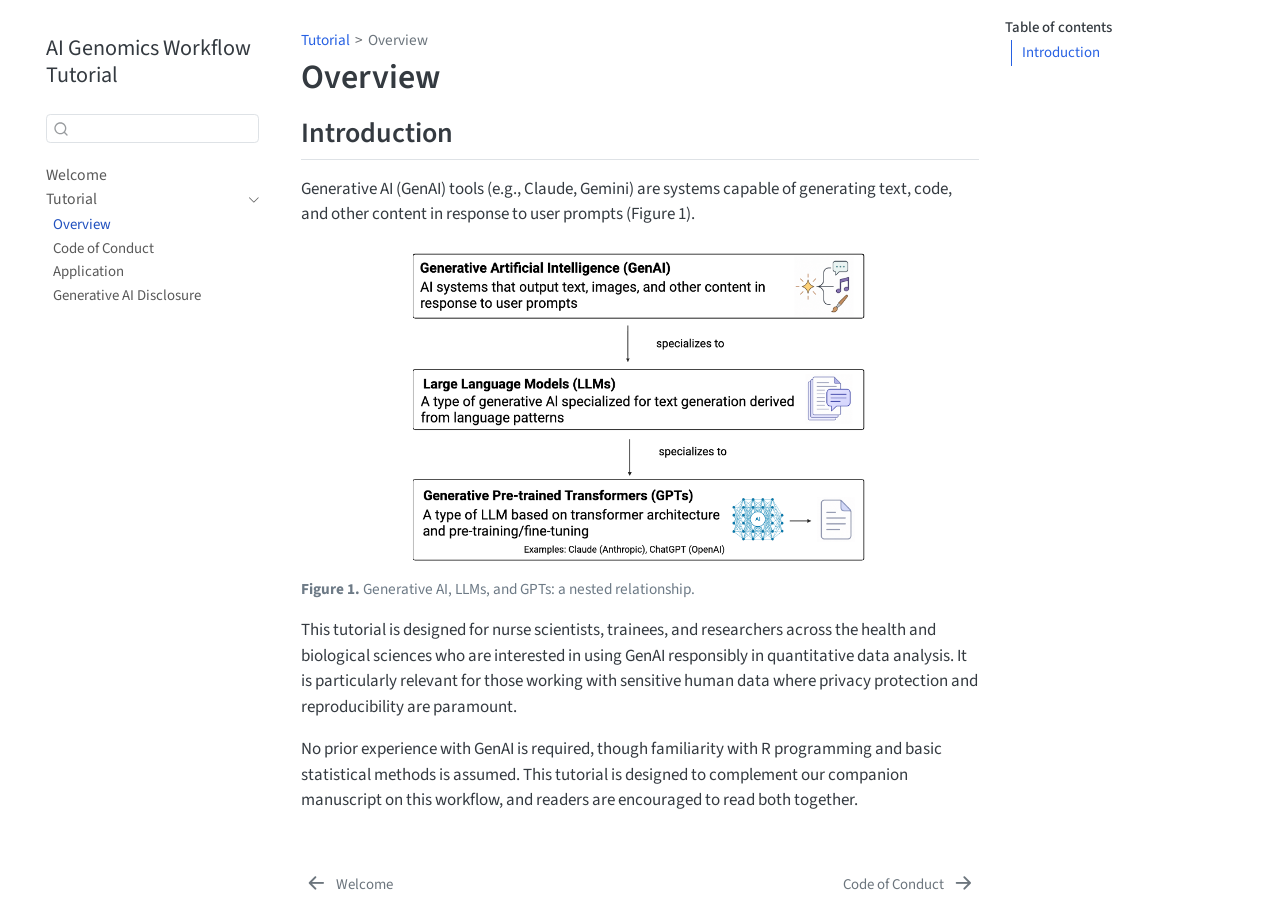
<file: tutorial_overview.html>
<!DOCTYPE html>
<html xmlns="http://www.w3.org/1999/xhtml" lang="en" xml:lang="en"><head>

<meta charset="utf-8">
<meta name="generator" content="quarto-1.10.18">

<meta name="viewport" content="width=device-width, initial-scale=1.0, user-scalable=yes">


<title>Overview – AI Genomics Workflow Tutorial</title>
<style>
/* Default styles provided by pandoc.
** See https://pandoc.org/MANUAL.html#variables-for-html for config info.
*/
span.smallcaps{font-variant: small-caps;}
div.columns{display: flex; gap: 1.5em;}
div.column{flex: auto;}
@media screen {
div.columns{gap: min(4vw, 1.5em);}
div.column{overflow-x: auto;}
}
div.hanging-indent{margin-left: 1.5em; text-indent: -1.5em;}
ul.task-list{list-style: none;}
ul.task-list li input[type="checkbox"] {
  width: 0.8em;
  margin: 0 0.8em 0.2em -1em; /* quarto-specific, see https://github.com/quarto-dev/quarto-cli/issues/4556 */ 
  vertical-align: middle;
}
</style>


<script src="site_libs/quarto-nav/quarto-nav.js"></script>
<script src="site_libs/quarto-nav/headroom.min.js"></script>
<script src="site_libs/clipboard/clipboard.min.js"></script>
<script src="site_libs/quarto-search/autocomplete.umd.js"></script>
<script src="site_libs/quarto-search/fuse.min.js"></script>
<script src="site_libs/quarto-search/quarto-search.js"></script>
<meta name="quarto:offset" content="./">
<link href="./tutorial_code_of_conduct.html" rel="next">
<link href="./index.html" rel="prev">
<script src="site_libs/quarto-html/quarto.js" type="module"></script>
<script src="site_libs/quarto-html/tabsets/tabsets.js" type="module"></script>
<script src="site_libs/quarto-html/popper.min.js"></script>
<script src="site_libs/quarto-html/tippy.umd.min.js"></script>
<script src="site_libs/quarto-html/anchor.min.js"></script>
<link href="site_libs/quarto-html/tippy.css" rel="stylesheet">
<link href="site_libs/quarto-html/quarto-syntax-highlighting-12757e4b7af482b2d9c5bd8860d2b707.css" rel="stylesheet" id="quarto-text-highlighting-styles">
<script src="site_libs/bootstrap/bootstrap.min.js"></script>
<link href="site_libs/bootstrap/bootstrap-icons.css" rel="stylesheet">
<link href="site_libs/bootstrap/bootstrap-afcf79472eb0bb53fc823fd7a629db94.min.css" rel="stylesheet" append-hash="true" id="quarto-bootstrap" data-mode="light">
<script id="quarto-search-options" type="application/json">{
  "location": "sidebar",
  "copy-button": false,
  "collapse-after": 3,
  "panel-placement": "start",
  "type": "textbox",
  "limit": 50,
  "keyboard-shortcut": [
    "f",
    "/",
    "s"
  ],
  "show-item-context": false,
  "language": {
    "search-no-results-text": "No results",
    "search-matching-documents-text": "matching documents",
    "search-copy-link-title": "Copy link to search",
    "search-hide-matches-text": "Hide additional matches",
    "search-more-match-text": "more match in this document",
    "search-more-matches-text": "more matches in this document",
    "search-clear-button-title": "Clear",
    "search-text-placeholder": "",
    "search-detached-cancel-button-title": "Cancel",
    "search-submit-button-title": "Submit",
    "search-label": "Search"
  }
}</script>


</head>

<body class="nav-sidebar floating quarto-light">

<div id="quarto-search-results"></div>
  <header id="quarto-header" class="headroom fixed-top">
  <nav class="quarto-secondary-nav">
    <div class="container-fluid d-flex">
      <button type="button" class="quarto-btn-toggle btn" data-bs-toggle="collapse" role="button" data-bs-target=".quarto-sidebar-collapse-item" aria-controls="quarto-sidebar" aria-expanded="false" aria-label="Toggle sidebar navigation" onclick="if (window.quartoToggleHeadroom) { window.quartoToggleHeadroom(); }">
        <i class="bi bi-layout-text-sidebar-reverse"></i>
      </button>
        <nav class="quarto-page-breadcrumbs" aria-label="breadcrumb"><ol class="breadcrumb"><li class="breadcrumb-item"><a href="./tutorial_overview.html">Tutorial</a></li><li class="breadcrumb-item"><a href="./tutorial_overview.html"><span class="chapter-title">Overview</span></a></li></ol></nav>
        <a class="flex-grow-1" role="navigation" data-bs-toggle="collapse" data-bs-target=".quarto-sidebar-collapse-item" aria-controls="quarto-sidebar" aria-expanded="false" aria-label="Toggle sidebar navigation" onclick="if (window.quartoToggleHeadroom) { window.quartoToggleHeadroom(); }">      
        </a>
      <button type="button" class="btn quarto-search-button" aria-label="Search" onclick="window.quartoOpenSearch();">
        <i class="bi bi-search"></i>
      </button>
    </div>
  </nav>
</header>
<!-- content -->
<div id="quarto-content" class="quarto-container page-columns page-rows-contents page-layout-article">
<!-- sidebar -->
  <nav id="quarto-sidebar" class="sidebar collapse collapse-horizontal quarto-sidebar-collapse-item sidebar-navigation floating overflow-auto">
    <div class="pt-lg-2 mt-2 text-left sidebar-header">
    <div class="sidebar-title mb-0 py-0">
      <a href="./">AI Genomics Workflow Tutorial</a> 
    </div>
      </div>
        <div class="mt-2 flex-shrink-0 align-items-center">
        <div class="sidebar-search">
        <div id="quarto-search" class="" title="Search"></div>
        </div>
        </div>
    <div class="sidebar-menu-container"> 
    <ul class="list-unstyled mt-1">
        <li class="sidebar-item">
  <div class="sidebar-item-container"> 
  <a href="./index.html" class="sidebar-item-text sidebar-link"><span class="chapter-title">Welcome</span></a>
  </div>
</li>
        <li class="sidebar-item sidebar-item-section">
      <div class="sidebar-item-container"> 
            <a class="sidebar-item-text sidebar-link text-start" data-bs-toggle="collapse" data-bs-target="#quarto-sidebar-section-1" role="navigation" aria-expanded="true">
 <span class="menu-text">Tutorial</span></a>
          <a class="sidebar-item-toggle text-start" data-bs-toggle="collapse" data-bs-target="#quarto-sidebar-section-1" role="navigation" aria-expanded="true" aria-label="Toggle section">
            <i class="bi bi-chevron-right ms-2"></i>
          </a> 
      </div>
      <ul id="quarto-sidebar-section-1" class="collapse list-unstyled sidebar-section depth1 show">  
          <li class="sidebar-item">
  <div class="sidebar-item-container"> 
  <a href="./tutorial_overview.html" class="sidebar-item-text sidebar-link active"><span class="chapter-title">Overview</span></a>
  </div>
</li>
          <li class="sidebar-item">
  <div class="sidebar-item-container"> 
  <a href="./tutorial_code_of_conduct.html" class="sidebar-item-text sidebar-link"><span class="chapter-title">Code of Conduct</span></a>
  </div>
</li>
          <li class="sidebar-item">
  <div class="sidebar-item-container"> 
  <a href="./tutorial_application.html" class="sidebar-item-text sidebar-link"><span class="chapter-title">Application</span></a>
  </div>
</li>
          <li class="sidebar-item">
  <div class="sidebar-item-container"> 
  <a href="./tutorial_disclosure.html" class="sidebar-item-text sidebar-link"><span class="chapter-title">Generative AI Disclosure</span></a>
  </div>
</li>
      </ul>
  </li>
    </ul>
    </div>
</nav>
<div id="quarto-sidebar-glass" class="quarto-sidebar-collapse-item" data-bs-toggle="collapse" data-bs-target=".quarto-sidebar-collapse-item"></div>
<!-- margin-sidebar -->
    <div id="quarto-margin-sidebar" class="sidebar margin-sidebar">
        <nav id="TOC" role="doc-toc" class="toc-active">
    <h2 id="toc-title">Table of contents</h2>
   
  <ul>
  <li><a href="#introduction" id="toc-introduction" class="nav-link active" data-scroll-target="#introduction">Introduction</a></li>
  </ul>
</nav>
    </div>
<!-- main -->
<main class="content" id="quarto-document-content">

<header id="title-block-header" class="quarto-title-block default"><nav class="quarto-page-breadcrumbs quarto-title-breadcrumbs d-none d-lg-block" aria-label="breadcrumb"><ol class="breadcrumb"><li class="breadcrumb-item"><a href="./tutorial_overview.html">Tutorial</a></li><li class="breadcrumb-item"><a href="./tutorial_overview.html"><span class="chapter-title">Overview</span></a></li></ol></nav>
<div class="quarto-title">
<h1 class="title"><span class="chapter-title">Overview</span></h1>
</div>



<div class="quarto-title-meta">

    
  
    
  </div>
  


</header>


<section id="introduction" class="level2">
<h2 class="anchored" data-anchor-id="introduction">Introduction</h2>
<p>Generative AI (GenAI) tools (e.g., Claude, Gemini) are systems capable of generating text, code, and other content in response to user prompts (Figure 1).</p>
<div class="quarto-figure quarto-figure-center">
<figure class="figure">
<p><img src="figures/fig1_genai_llm_gpt_relationship.png" class="img-fluid figure-img" style="width:70.0%"></p>
<figcaption><strong>Figure 1.</strong> Generative AI, LLMs, and GPTs: a nested relationship.</figcaption>
</figure>
</div>
<p>This tutorial is designed for nurse scientists, trainees, and researchers across the health and biological sciences who are interested in using GenAI responsibly in quantitative data analysis. It is particularly relevant for those working with sensitive human data where privacy protection and reproducibility are paramount.</p>
<p>No prior experience with GenAI is required, though familiarity with R programming and basic statistical methods is assumed. This tutorial is designed to complement our companion manuscript on this workflow, and readers are encouraged to read both together.</p>


</section>

</main> <!-- /main -->
<script id="quarto-html-after-body" type="application/javascript">
  window.document.addEventListener("DOMContentLoaded", function (event) {
    const icon = "";
    const anchorJS = new window.AnchorJS();
    anchorJS.options = {
      placement: 'right',
      icon: icon
    };
    anchorJS.add('.anchored');
    const isCodeAnnotation = (el) => {
      for (const clz of el.classList) {
        if (clz.startsWith('code-annotation-')) {                     
          return true;
        }
      }
      return false;
    }
    const onCopySuccess = function(e) {
      // button target
      const button = e.trigger;
      // don't keep focus
      button.blur();
      // flash "checked"
      button.classList.add('code-copy-button-checked');
      var currentTitle = button.getAttribute("title");
      button.setAttribute("title", "Copied!");
      let tooltip;
      if (window.bootstrap) {
        button.setAttribute("data-bs-toggle", "tooltip");
        button.setAttribute("data-bs-placement", "left");
        button.setAttribute("data-bs-title", "Copied!");
        tooltip = new bootstrap.Tooltip(button, 
          { trigger: "manual", 
            customClass: "code-copy-button-tooltip",
            offset: [0, -8]});
        tooltip.show();    
      }
      setTimeout(function() {
        if (tooltip) {
          tooltip.hide();
          button.removeAttribute("data-bs-title");
          button.removeAttribute("data-bs-toggle");
          button.removeAttribute("data-bs-placement");
        }
        button.setAttribute("title", currentTitle);
        button.classList.remove('code-copy-button-checked');
      }, 1000);
      // clear code selection
      e.clearSelection();
    }
    const getTextToCopy = function(trigger) {
      const outerScaffold = trigger.parentElement.cloneNode(true);
      const codeEl = outerScaffold.querySelector('code');
      for (const childEl of codeEl.children) {
        if (isCodeAnnotation(childEl)) {
          childEl.remove();
        }
      }
      return codeEl.innerText;
    }
    const clipboard = new window.ClipboardJS('.code-copy-button:not([data-in-quarto-modal])', {
      text: getTextToCopy
    });
    clipboard.on('success', onCopySuccess);
    if (window.document.getElementById('quarto-embedded-source-code-modal')) {
      const clipboardModal = new window.ClipboardJS('.code-copy-button[data-in-quarto-modal]', {
        text: getTextToCopy,
        container: window.document.getElementById('quarto-embedded-source-code-modal')
      });
      clipboardModal.on('success', onCopySuccess);
    }
      var localhostRegex = new RegExp(/^(?:http|https):\/\/localhost\:?[0-9]*\//);
      var mailtoRegex = new RegExp(/^mailto:/);
        var filterRegex = new RegExp('/' + window.location.host + '/');
      var isInternal = (href) => {
          return filterRegex.test(href) || localhostRegex.test(href) || mailtoRegex.test(href);
      }
      // Inspect non-navigation links and adorn them if external
     var links = window.document.querySelectorAll('a[href]:not(.nav-link):not(.navbar-brand):not(.toc-action):not(.sidebar-link):not(.sidebar-item-toggle):not(.pagination-link):not(.no-external):not([aria-hidden]):not(.dropdown-item):not(.quarto-navigation-tool):not(.about-link)');
      for (var i=0; i<links.length; i++) {
        const link = links[i];
        if (!isInternal(link.href)) {
          // undo the damage that might have been done by quarto-nav.js in the case of
          // links that we want to consider external
          if (link.dataset.originalHref !== undefined) {
            link.href = link.dataset.originalHref;
          }
        }
      }
    function tippyHover(el, contentFn, onTriggerFn, onUntriggerFn) {
      const config = {
        allowHTML: true,
        maxWidth: 500,
        delay: 100,
        arrow: false,
        appendTo: function(el) {
            return el.parentElement;
        },
        interactive: true,
        interactiveBorder: 10,
        theme: 'quarto',
        placement: 'bottom-start',
      };
      if (contentFn) {
        config.content = contentFn;
      }
      if (onTriggerFn) {
        config.onTrigger = onTriggerFn;
      }
      if (onUntriggerFn) {
        config.onUntrigger = onUntriggerFn;
      }
      window.tippy(el, config); 
    }
    const noterefs = window.document.querySelectorAll('a[role="doc-noteref"]');
    for (var i=0; i<noterefs.length; i++) {
      const ref = noterefs[i];
      tippyHover(ref, function() {
        // use id or data attribute instead here
        let href = ref.getAttribute('data-footnote-href') || ref.getAttribute('href');
        try { href = new URL(href).hash; } catch {}
        const id = href.replace(/^#\/?/, "");
        const note = window.document.getElementById(id);
        if (note) {
          return note.innerHTML;
        } else {
          return "";
        }
      });
    }
    const xrefs = window.document.querySelectorAll('a.quarto-xref');
    const processXRef = (id, note) => {
      // Strip column container classes
      const stripColumnClz = (el) => {
        el.classList.remove("page-full", "page-columns");
        if (el.children) {
          for (const child of el.children) {
            stripColumnClz(child);
          }
        }
      }
      stripColumnClz(note)
      if (id === null || id.startsWith('sec-')) {
        // Special case sections, only their first couple elements
        const container = document.createElement("div");
        if (note.children && note.children.length > 2) {
          container.appendChild(note.children[0].cloneNode(true));
          for (let i = 1; i < note.children.length; i++) {
            const child = note.children[i];
            if (child.tagName === "P" && child.innerText === "") {
              continue;
            } else {
              container.appendChild(child.cloneNode(true));
              break;
            }
          }
          if (window.Quarto?.typesetMath) {
            window.Quarto.typesetMath(container);
          }
          return container.innerHTML
        } else {
          if (window.Quarto?.typesetMath) {
            window.Quarto.typesetMath(note);
          }
          return note.innerHTML;
        }
      } else {
        // Remove any anchor links if they are present
        const anchorLink = note.querySelector('a.anchorjs-link');
        if (anchorLink) {
          anchorLink.remove();
        }
        if (window.Quarto?.typesetMath) {
          window.Quarto.typesetMath(note);
        }
        if (note.classList.contains("callout")) {
          return note.outerHTML;
        } else {
          return note.innerHTML;
        }
      }
    }
    for (var i=0; i<xrefs.length; i++) {
      const xref = xrefs[i];
      tippyHover(xref, undefined, function(instance) {
        instance.disable();
        let url = xref.getAttribute('href');
        let hash = undefined; 
        if (url.startsWith('#')) {
          hash = url;
        } else {
          try { hash = new URL(url).hash; } catch {}
        }
        if (hash) {
          const id = hash.replace(/^#\/?/, "");
          const note = window.document.getElementById(id);
          if (note !== null) {
            try {
              const html = processXRef(id, note.cloneNode(true));
              instance.setContent(html);
            } finally {
              instance.enable();
              instance.show();
            }
          } else {
            // See if we can fetch this
            fetch(url.split('#')[0])
            .then(res => res.text())
            .then(html => {
              const parser = new DOMParser();
              const htmlDoc = parser.parseFromString(html, "text/html");
              const note = htmlDoc.getElementById(id);
              if (note !== null) {
                const html = processXRef(id, note);
                instance.setContent(html);
              } 
            }).finally(() => {
              instance.enable();
              instance.show();
            });
          }
        } else {
          // See if we can fetch a full url (with no hash to target)
          // This is a special case and we should probably do some content thinning / targeting
          fetch(url)
          .then(res => res.text())
          .then(html => {
            const parser = new DOMParser();
            const htmlDoc = parser.parseFromString(html, "text/html");
            const note = htmlDoc.querySelector('main.content');
            if (note !== null) {
              // This should only happen for chapter cross references
              // (since there is no id in the URL)
              // remove the first header
              if (note.children.length > 0 && note.children[0].tagName === "HEADER") {
                note.children[0].remove();
              }
              const html = processXRef(null, note);
              instance.setContent(html);
            } 
          }).finally(() => {
            instance.enable();
            instance.show();
          });
        }
      }, function(instance) {
      });
    }
        let selectedAnnoteEl;
        const selectorForAnnotation = ( cell, annotation) => {
          let cellAttr = 'data-code-cell="' + cell + '"';
          let lineAttr = 'data-code-annotation="' +  annotation + '"';
          const selector = 'span[' + cellAttr + '][' + lineAttr + ']';
          return selector;
        }
        const selectCodeLines = (annoteEl) => {
          const doc = window.document;
          const targetCell = annoteEl.getAttribute("data-target-cell");
          const targetAnnotation = annoteEl.getAttribute("data-target-annotation");
          const annoteSpan = window.document.querySelector(selectorForAnnotation(targetCell, targetAnnotation));
          const lines = annoteSpan.getAttribute("data-code-lines").split(",");
          const lineIds = lines.map((line) => {
            return targetCell + "-" + line;
          })
          let top = null;
          let height = null;
          let parent = null;
          if (lineIds.length > 0) {
              //compute the position of the single el (top and bottom and make a div)
              const el = window.document.getElementById(lineIds[0]);
              top = el.offsetTop;
              height = el.offsetHeight;
              parent = el.parentElement.parentElement;
            if (lineIds.length > 1) {
              const lastEl = window.document.getElementById(lineIds[lineIds.length - 1]);
              const bottom = lastEl.offsetTop + lastEl.offsetHeight;
              height = bottom - top;
            }
            if (top !== null && height !== null && parent !== null) {
              // cook up a div (if necessary) and position it 
              let div = window.document.getElementById("code-annotation-line-highlight");
              if (div === null) {
                div = window.document.createElement("div");
                div.setAttribute("id", "code-annotation-line-highlight");
                div.style.position = 'absolute';
                parent.appendChild(div);
              }
              div.style.top = top - 2 + "px";
              div.style.height = height + 4 + "px";
              div.style.left = 0;
              let gutterDiv = window.document.getElementById("code-annotation-line-highlight-gutter");
              if (gutterDiv === null) {
                gutterDiv = window.document.createElement("div");
                gutterDiv.setAttribute("id", "code-annotation-line-highlight-gutter");
                gutterDiv.style.position = 'absolute';
                const codeCell = window.document.getElementById(targetCell);
                const gutter = codeCell.querySelector('.code-annotation-gutter');
                gutter.appendChild(gutterDiv);
              }
              gutterDiv.style.top = top - 2 + "px";
              gutterDiv.style.height = height + 4 + "px";
            }
            selectedAnnoteEl = annoteEl;
          }
        };
        const unselectCodeLines = () => {
          const elementsIds = ["code-annotation-line-highlight", "code-annotation-line-highlight-gutter"];
          elementsIds.forEach((elId) => {
            const div = window.document.getElementById(elId);
            if (div) {
              div.remove();
            }
          });
          selectedAnnoteEl = undefined;
        };
          // Handle positioning of the toggle
      window.addEventListener(
        "resize",
        throttle(() => {
          elRect = undefined;
          if (selectedAnnoteEl) {
            selectCodeLines(selectedAnnoteEl);
          }
        }, 10)
      );
      function throttle(fn, ms) {
      let throttle = false;
      let timer;
        return (...args) => {
          if(!throttle) { // first call gets through
              fn.apply(this, args);
              throttle = true;
          } else { // all the others get throttled
              if(timer) clearTimeout(timer); // cancel #2
              timer = setTimeout(() => {
                fn.apply(this, args);
                timer = throttle = false;
              }, ms);
          }
        };
      }
        // Attach click handler to the DT
        const annoteDls = window.document.querySelectorAll('dt[data-target-cell]');
        for (const annoteDlNode of annoteDls) {
          annoteDlNode.addEventListener('click', (event) => {
            const clickedEl = event.target;
            if (clickedEl !== selectedAnnoteEl) {
              unselectCodeLines();
              const activeEl = window.document.querySelector('dt[data-target-cell].code-annotation-active');
              if (activeEl) {
                activeEl.classList.remove('code-annotation-active');
              }
              selectCodeLines(clickedEl);
              clickedEl.classList.add('code-annotation-active');
            } else {
              // Unselect the line
              unselectCodeLines();
              clickedEl.classList.remove('code-annotation-active');
            }
          });
        }
    const findCites = (el) => {
      const parentEl = el.parentElement;
      if (parentEl) {
        const cites = parentEl.dataset.cites;
        if (cites) {
          return {
            el,
            cites: cites.split(' ')
          };
        } else {
          return findCites(el.parentElement)
        }
      } else {
        return undefined;
      }
    };
    var bibliorefs = window.document.querySelectorAll('a[role="doc-biblioref"]');
    for (var i=0; i<bibliorefs.length; i++) {
      const ref = bibliorefs[i];
      const citeInfo = findCites(ref);
      if (citeInfo) {
        tippyHover(citeInfo.el, function() {
          var popup = window.document.createElement('div');
          citeInfo.cites.forEach(function(cite) {
            var citeDiv = window.document.createElement('div');
            citeDiv.classList.add('hanging-indent');
            citeDiv.classList.add('csl-entry');
            var biblioDiv = window.document.getElementById('ref-' + cite);
            if (biblioDiv) {
              citeDiv.innerHTML = biblioDiv.innerHTML;
            }
            popup.appendChild(citeDiv);
          });
          return popup.innerHTML;
        });
      }
    }
  });
  </script>
<nav class="page-navigation">
  <div class="nav-page nav-page-previous">
      <a href="./index.html" class="pagination-link" aria-label="Welcome">
        <i class="bi bi-arrow-left-short"></i> <span class="nav-page-text"><span class="chapter-title">Welcome</span></span>
      </a>          
  </div>
  <div class="nav-page nav-page-next">
      <a href="./tutorial_code_of_conduct.html" class="pagination-link" aria-label="Code of Conduct">
        <span class="nav-page-text"><span class="chapter-title">Code of Conduct</span></span> <i class="bi bi-arrow-right-short"></i>
      </a>
  </div>
</nav>
</div> <!-- /content -->




</body></html>
</file>
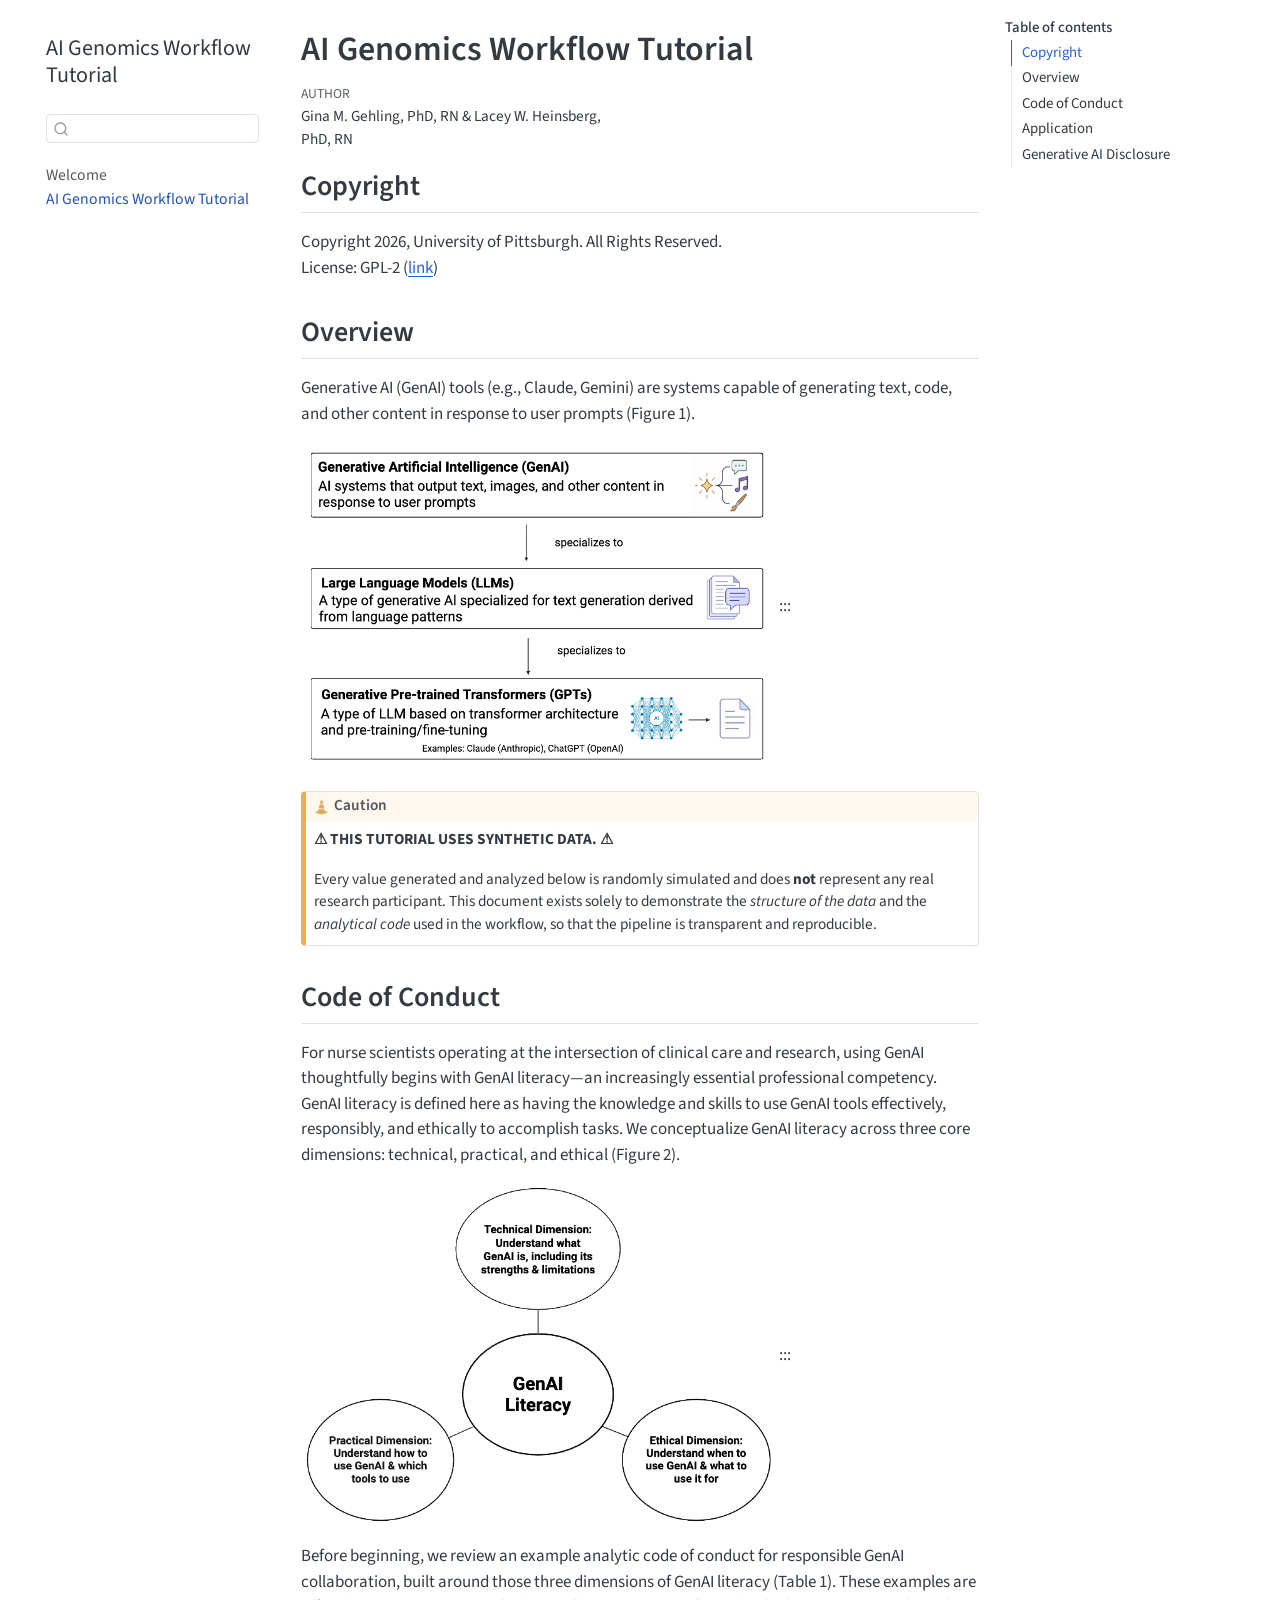
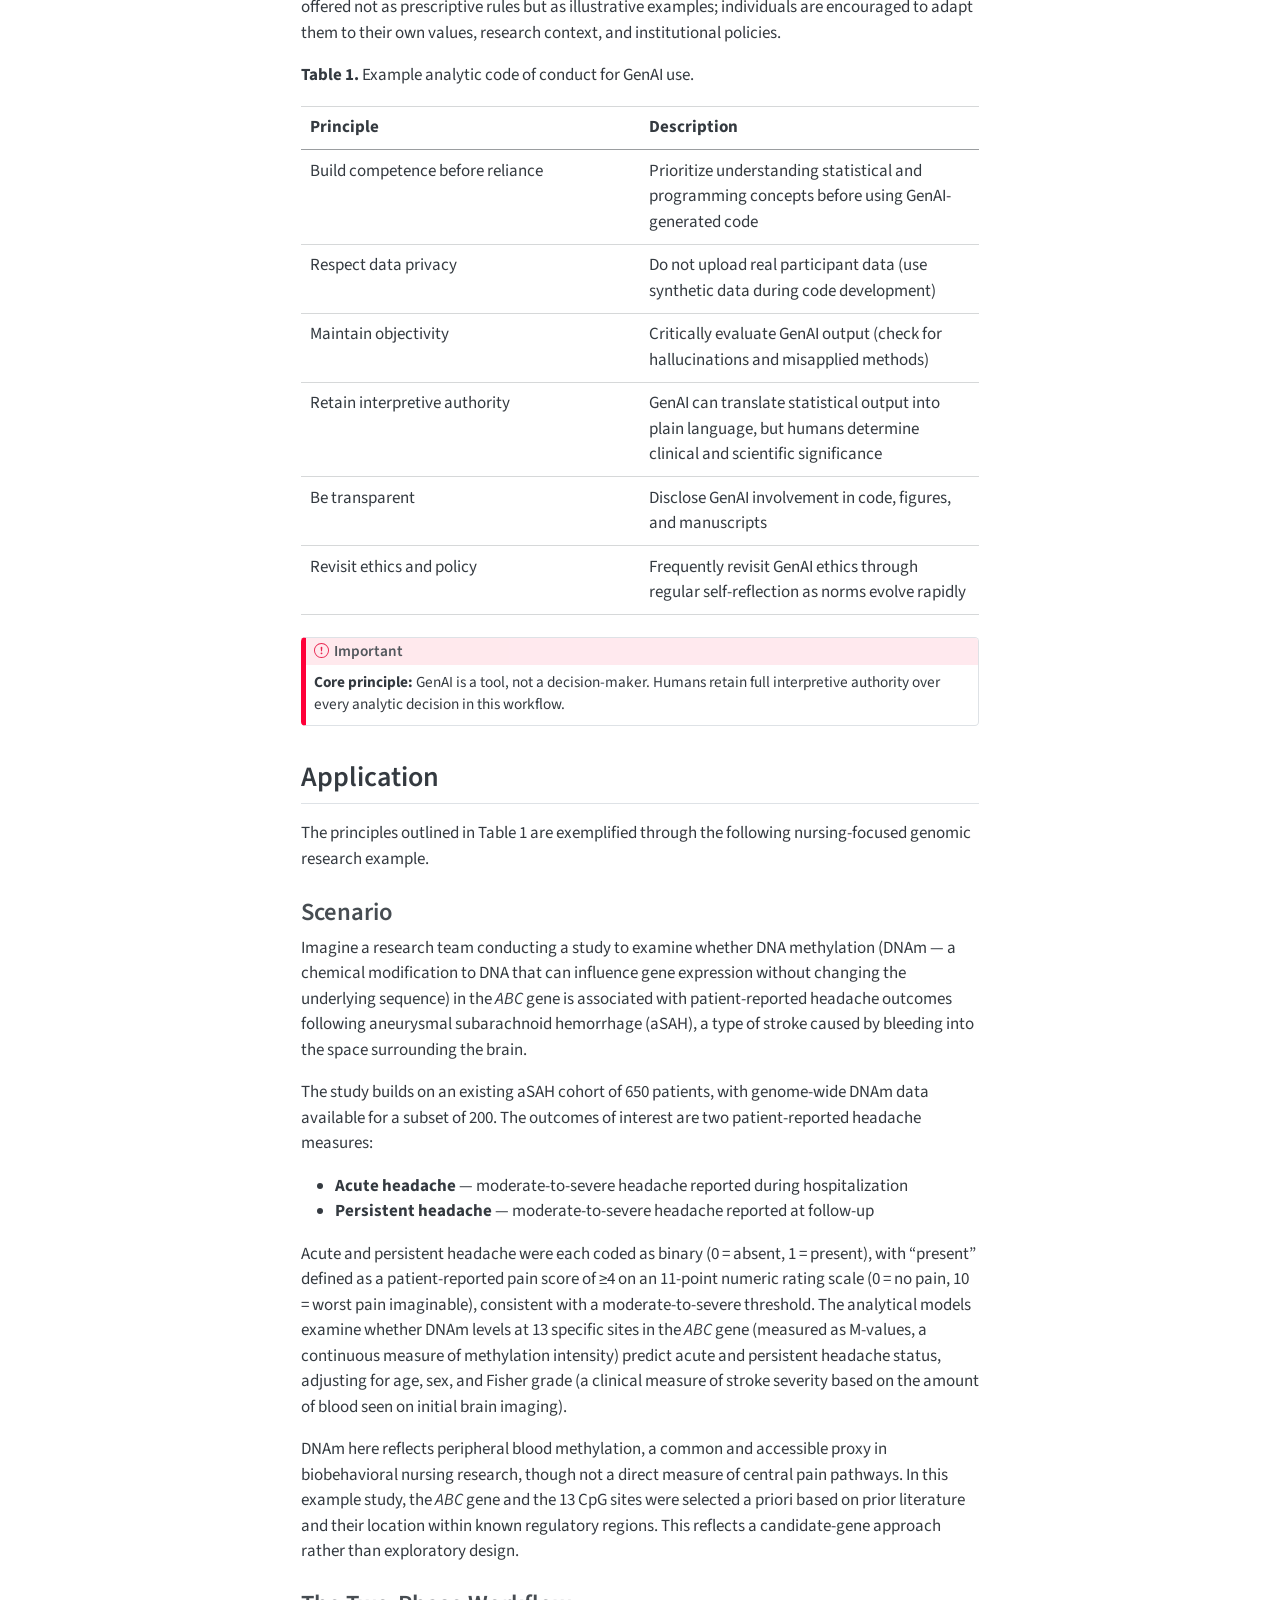
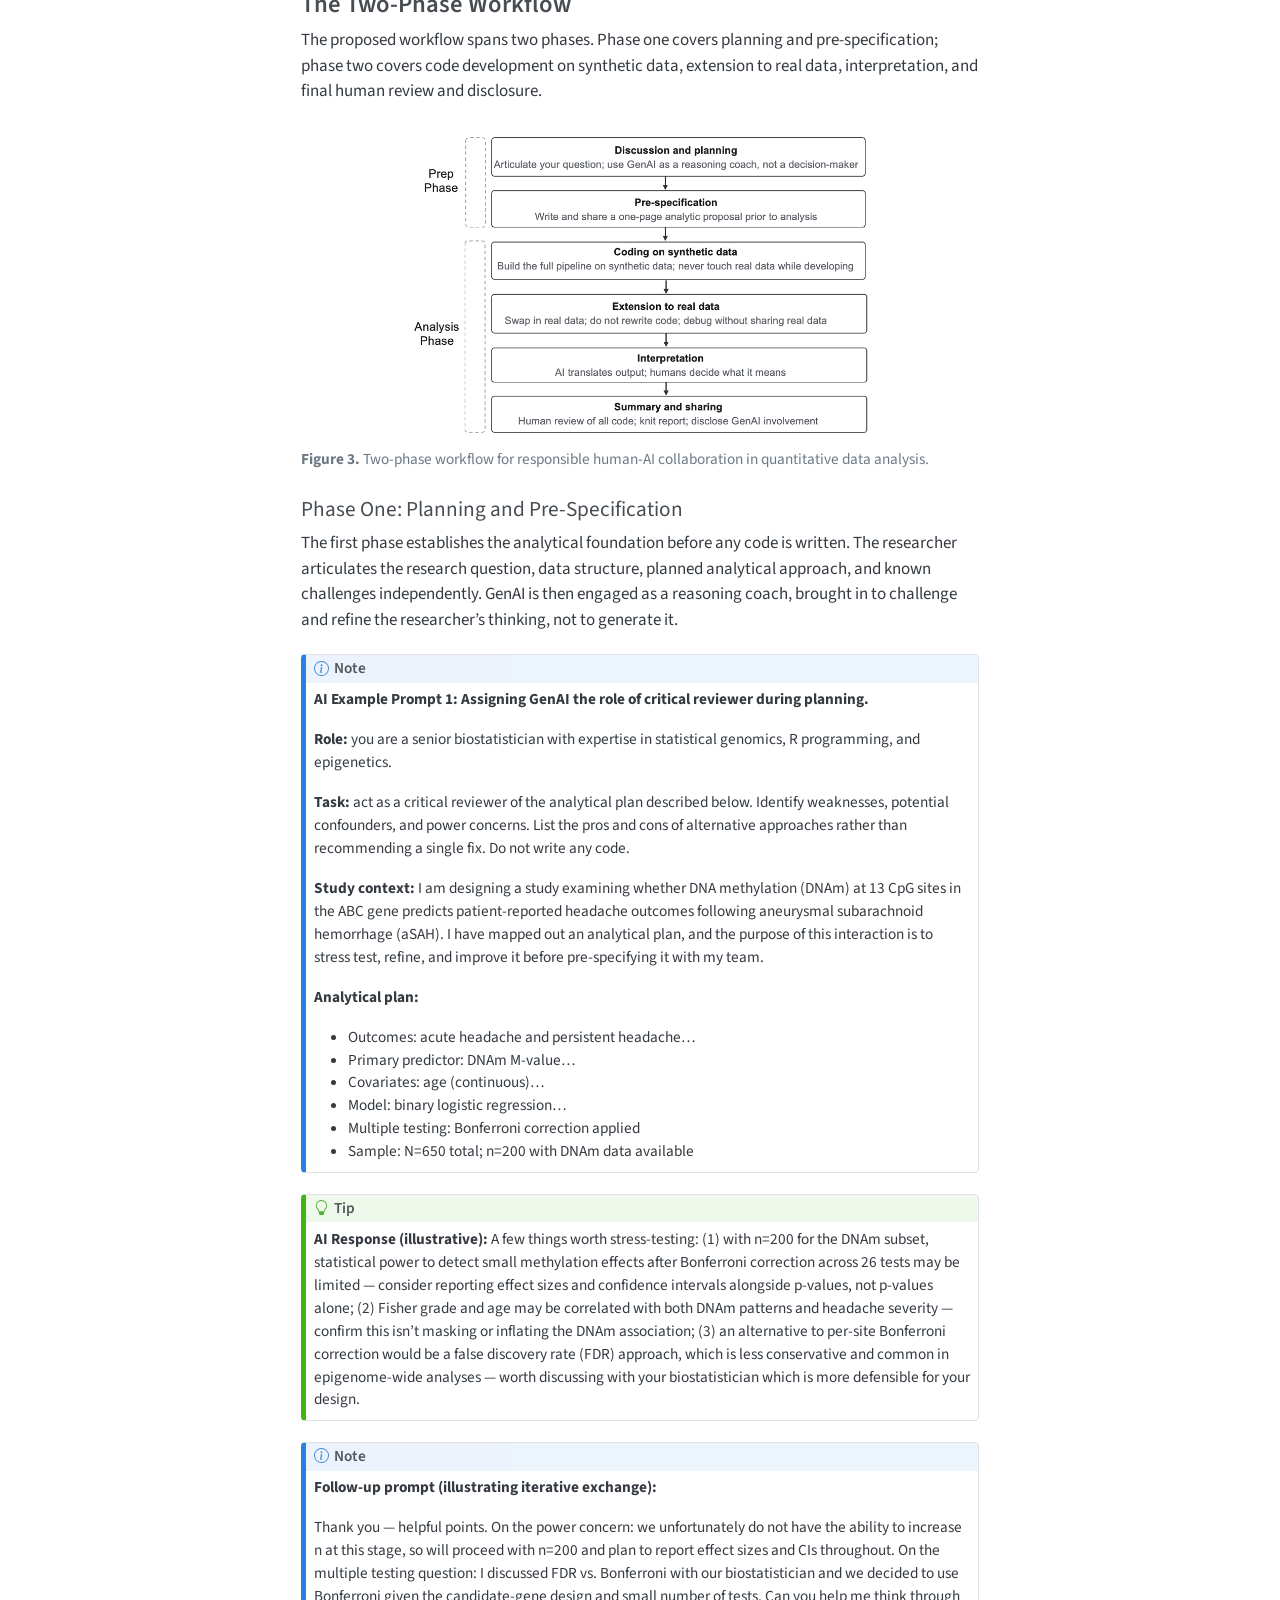
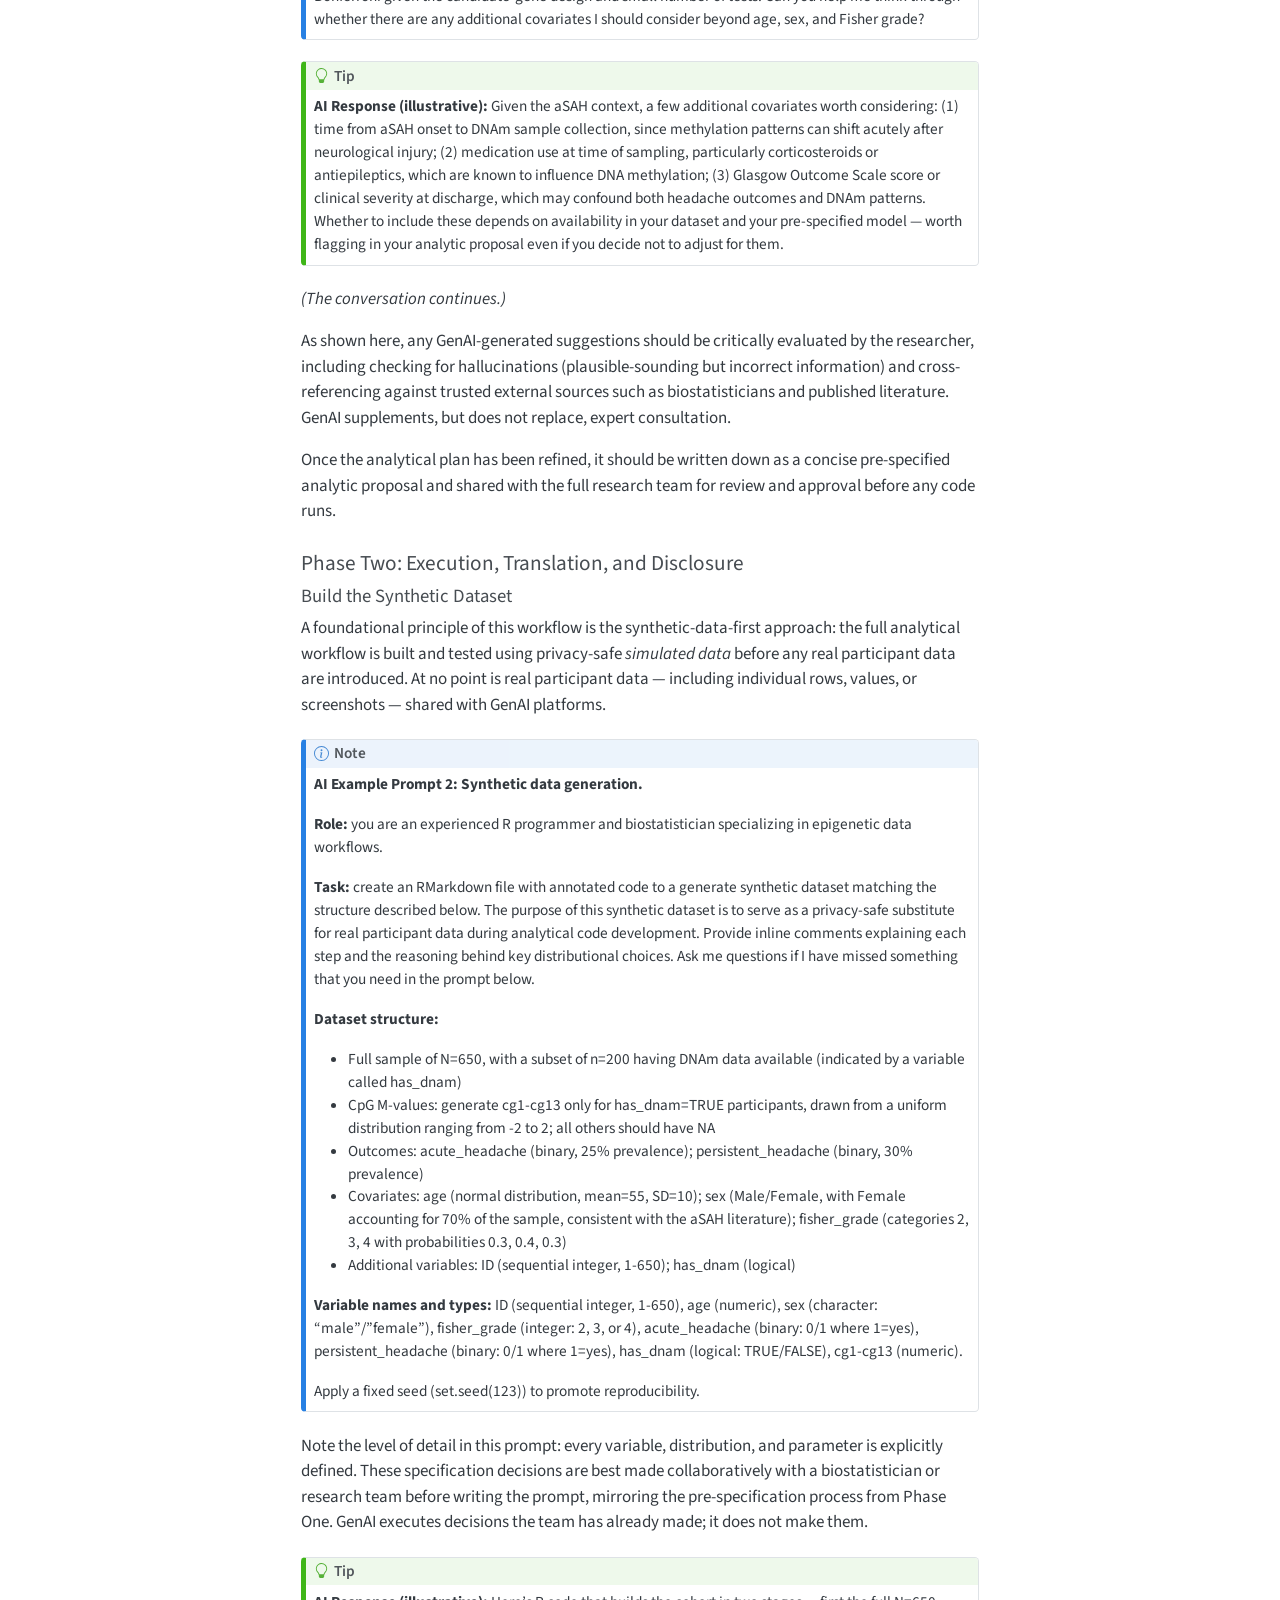
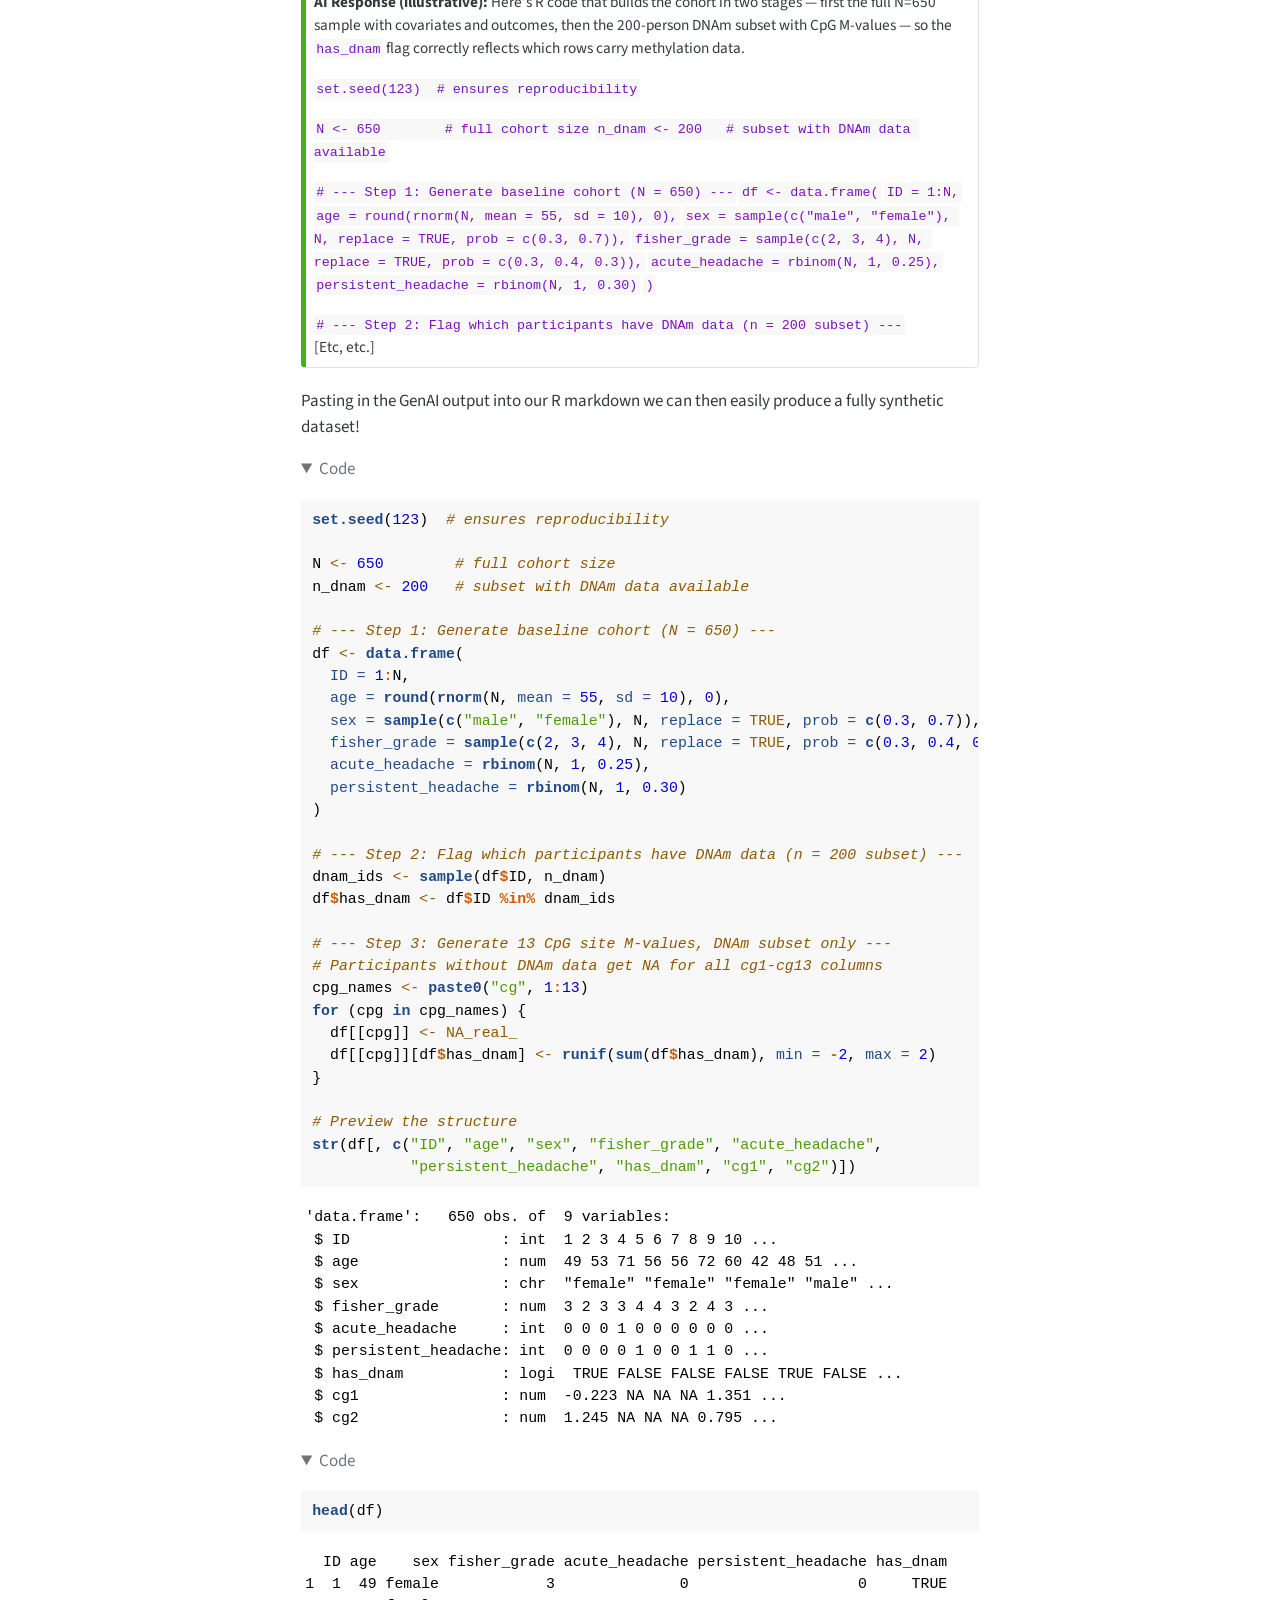
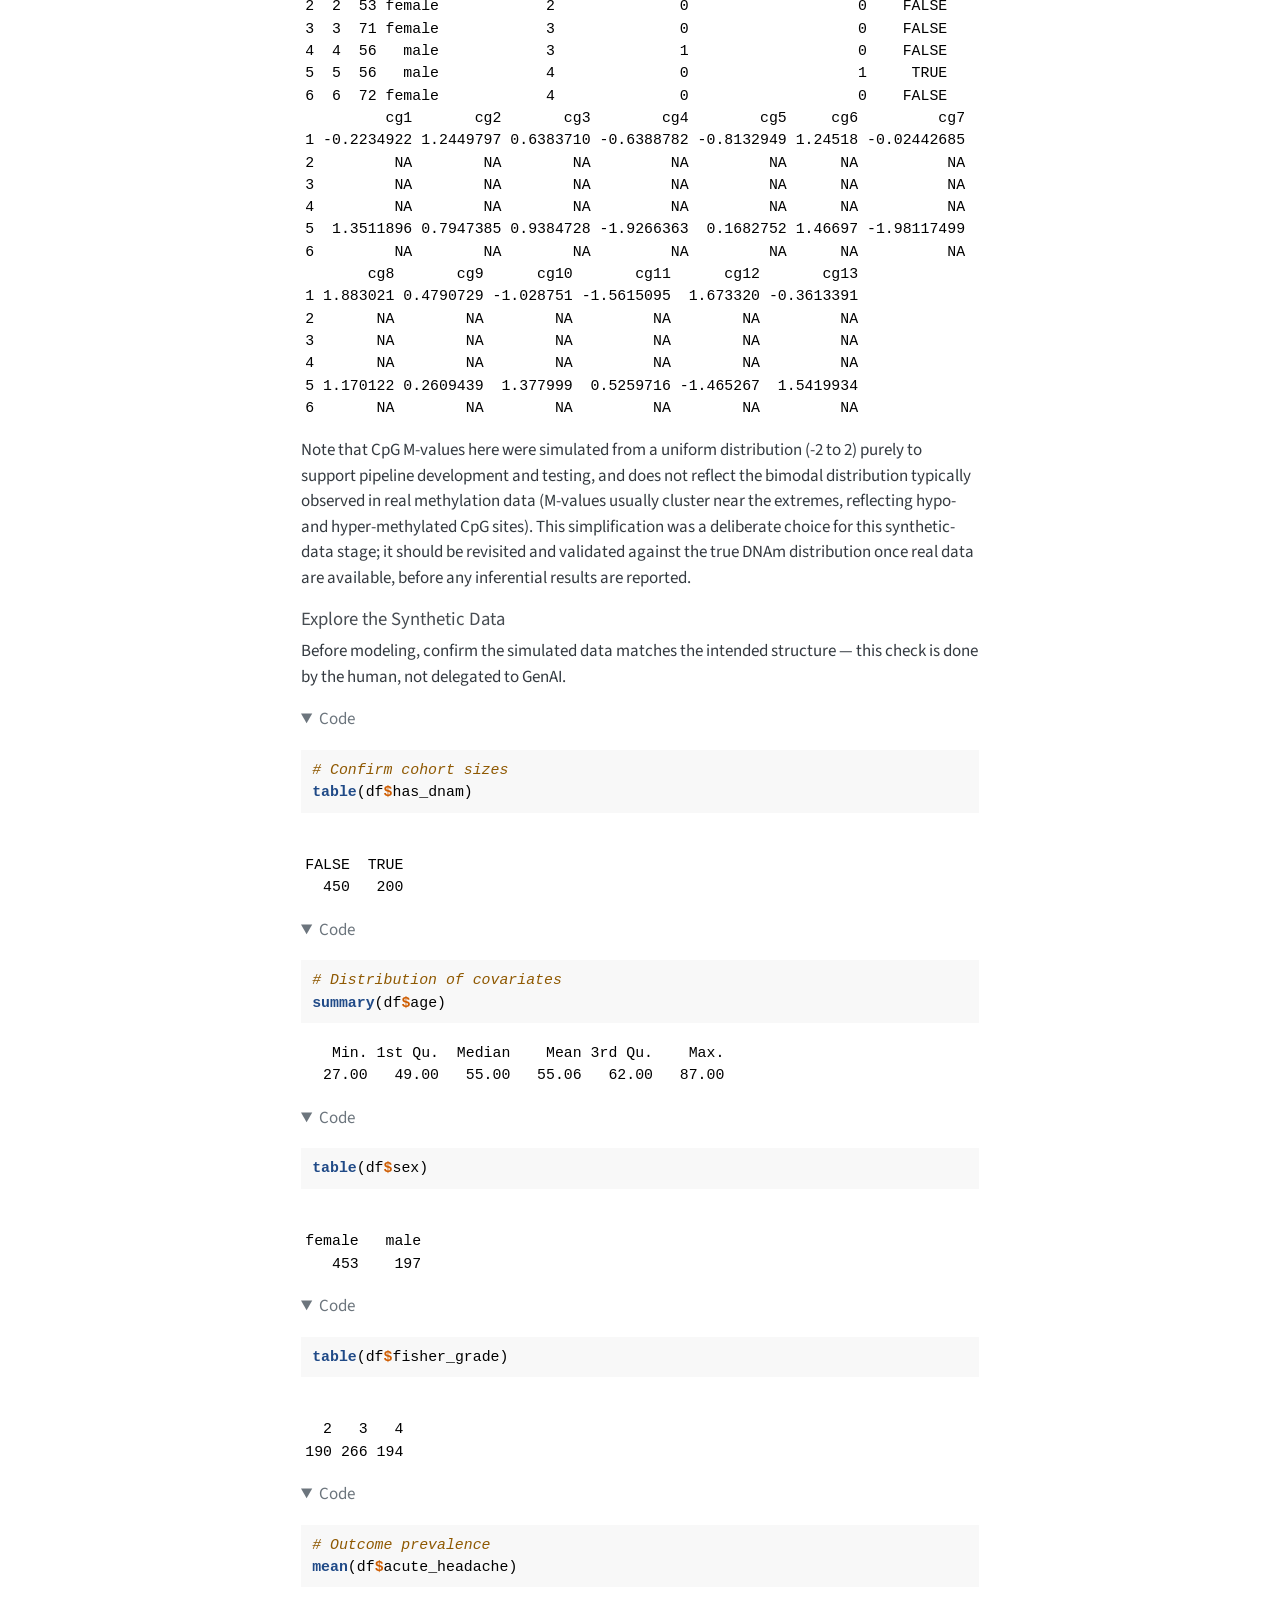
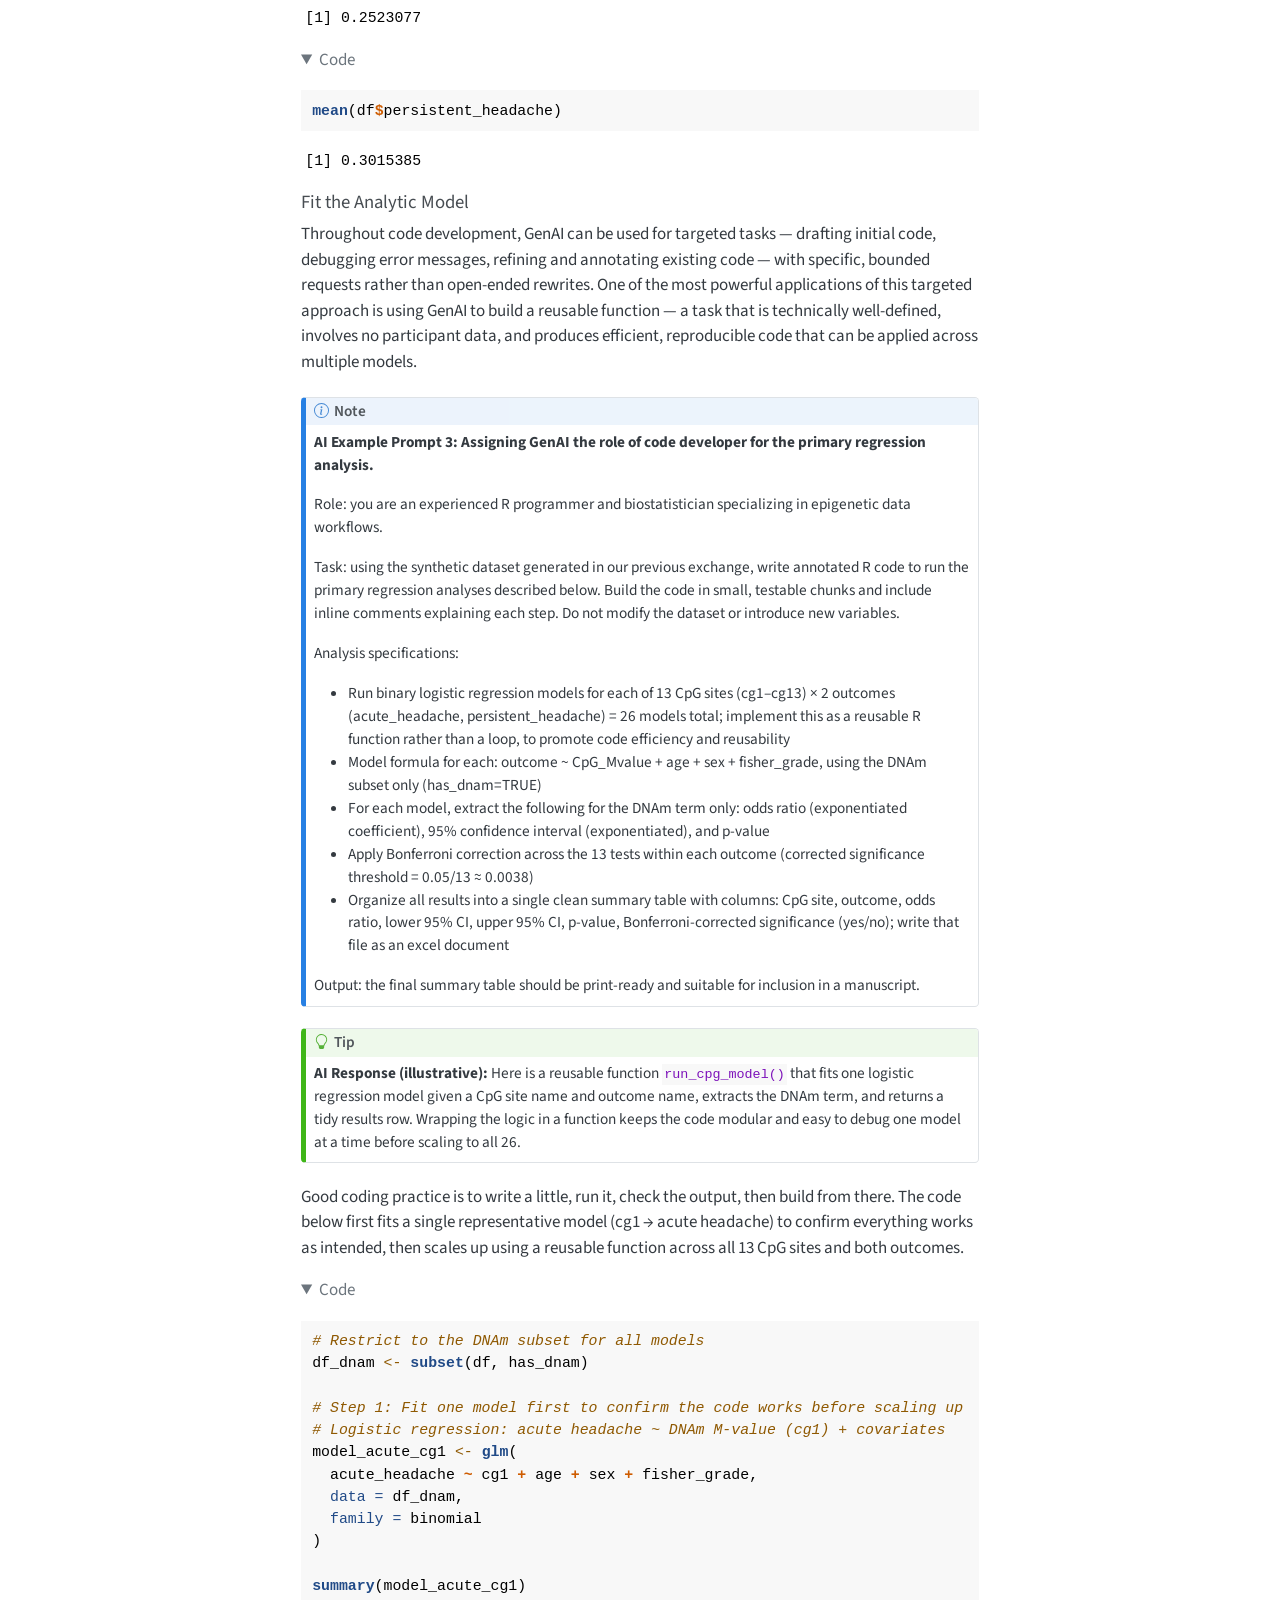
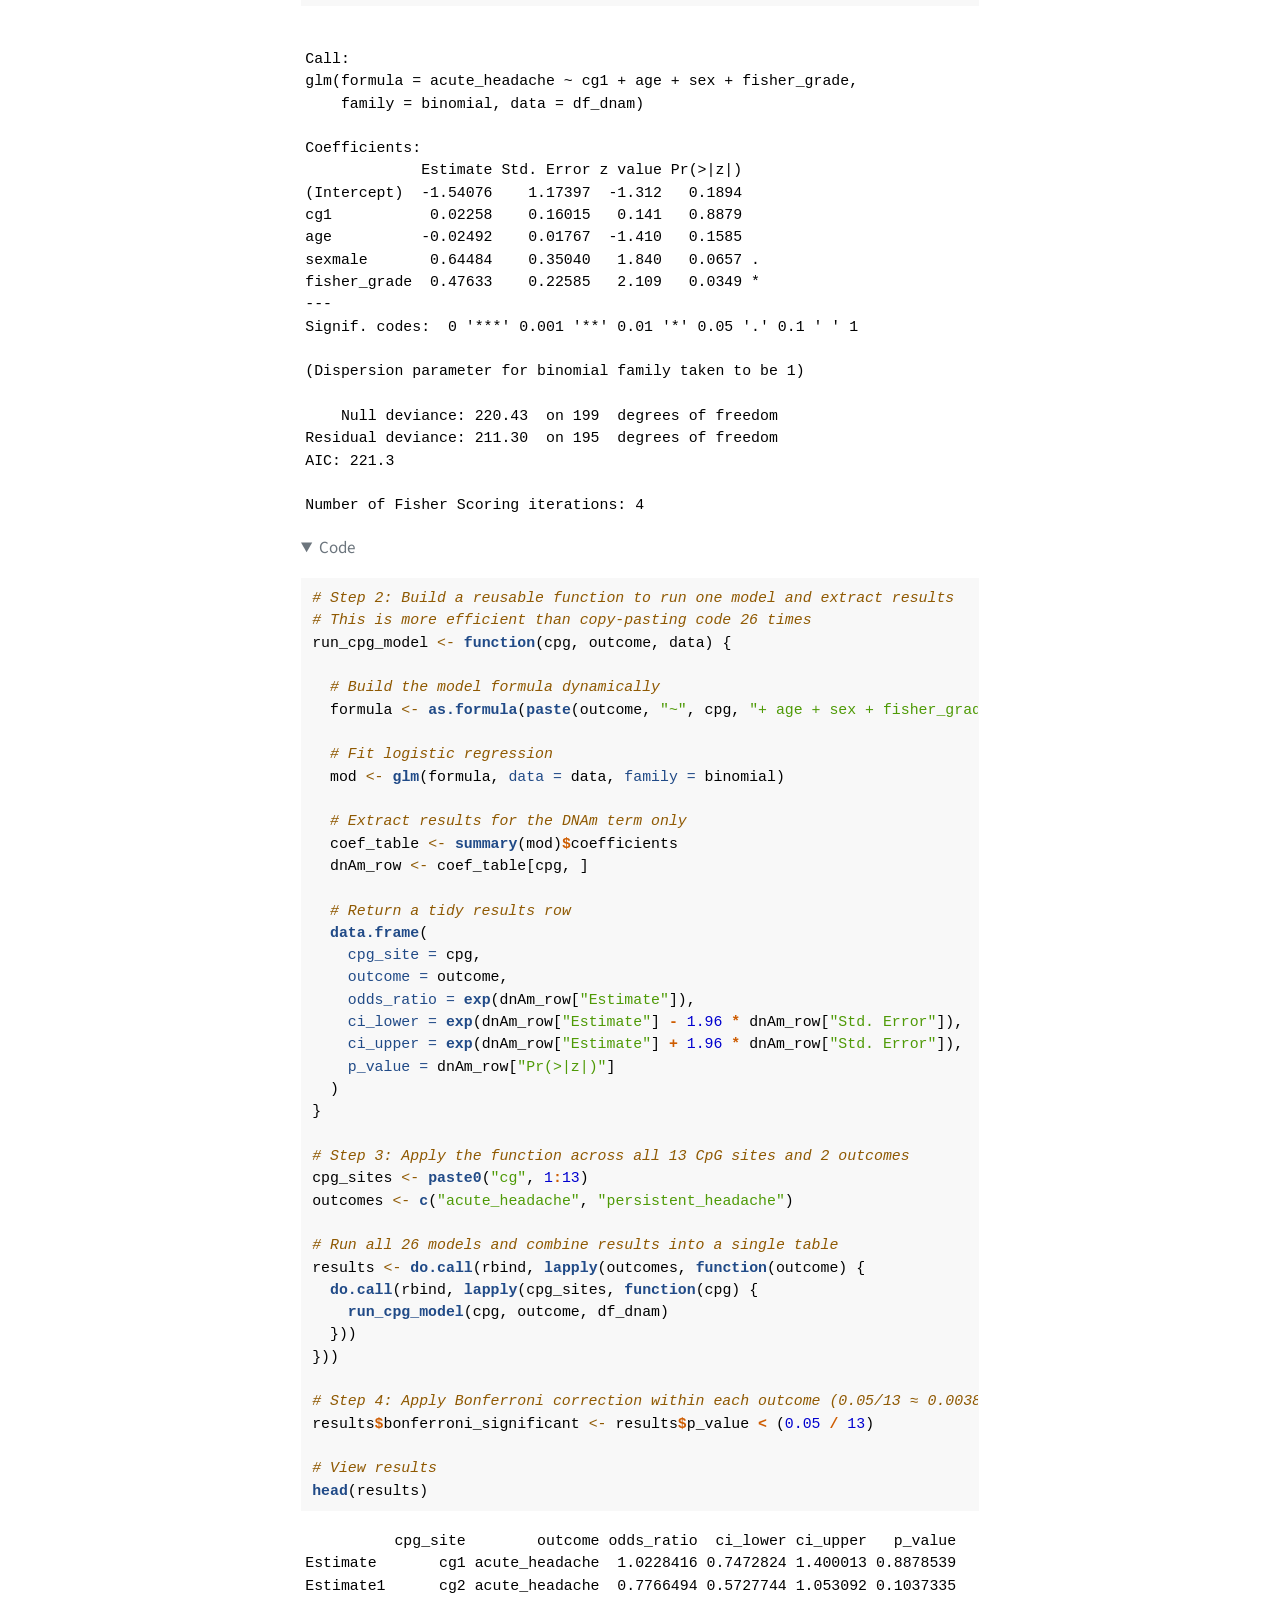
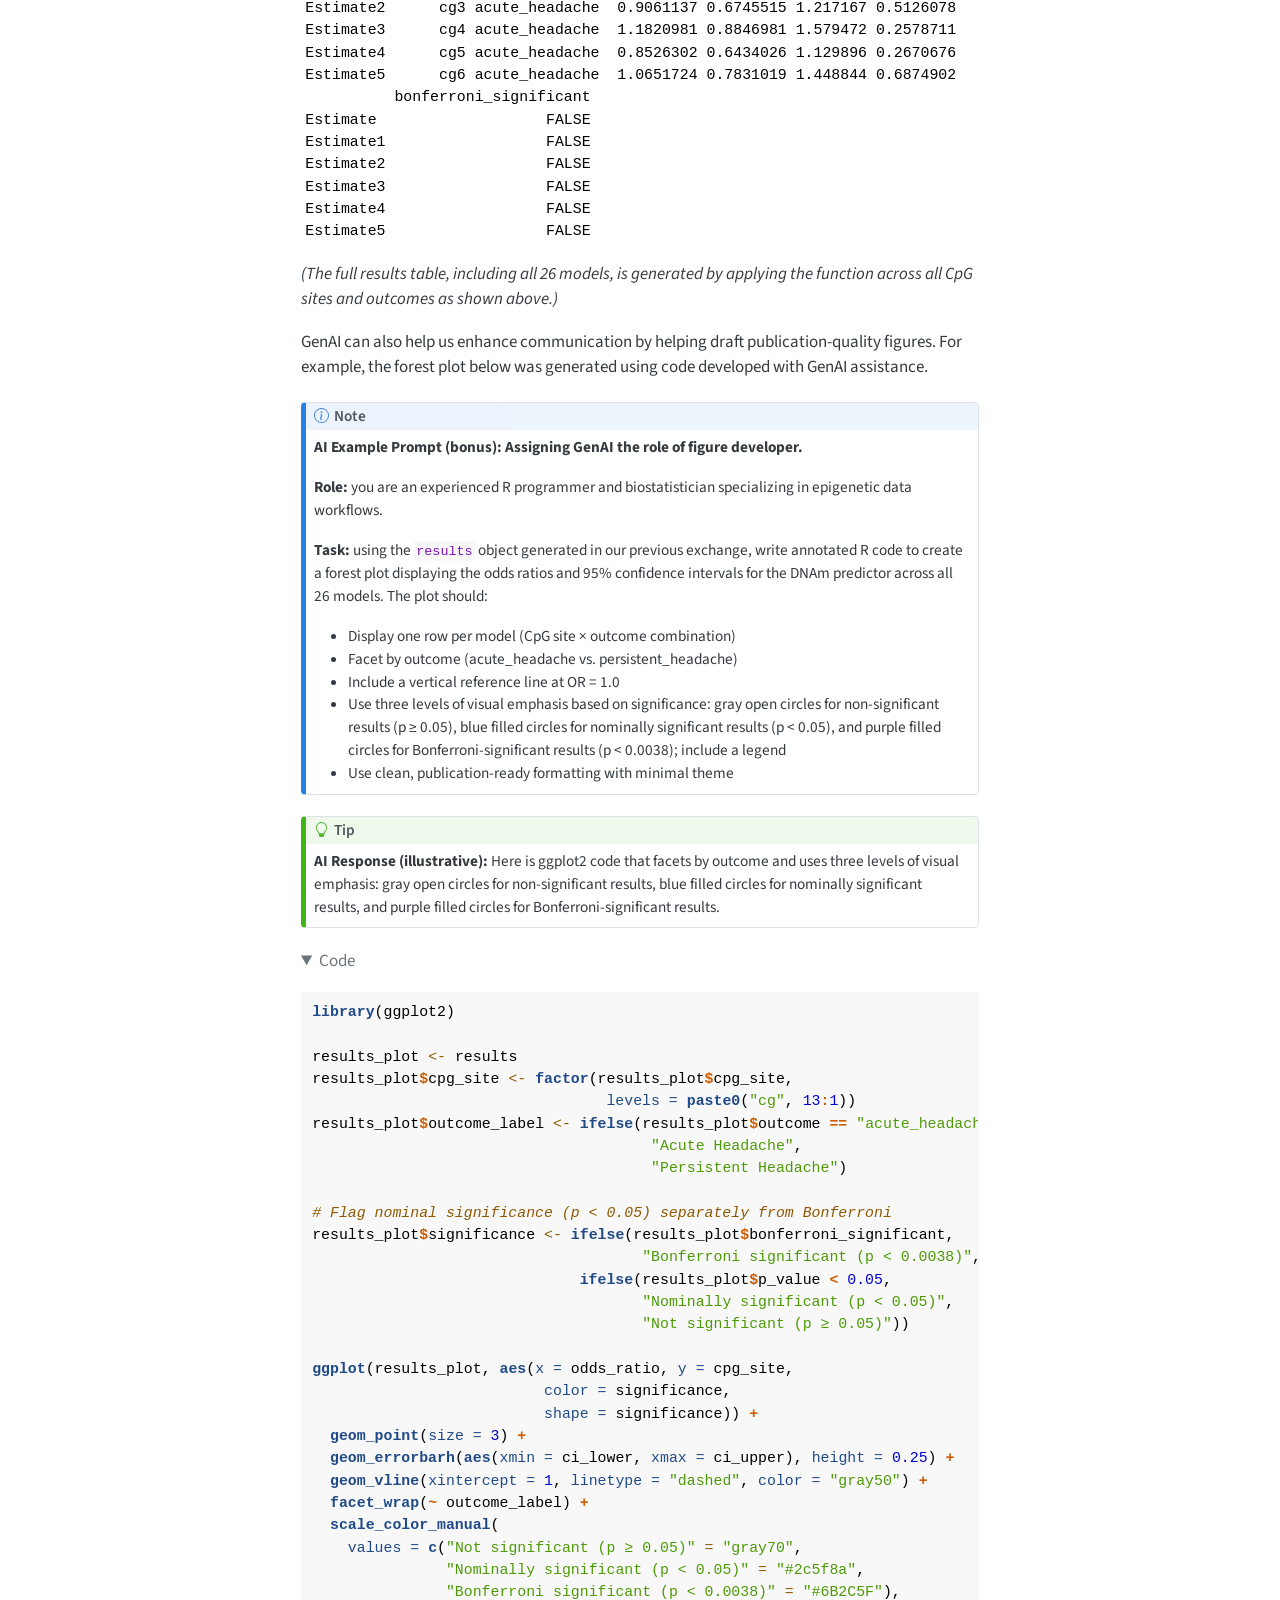
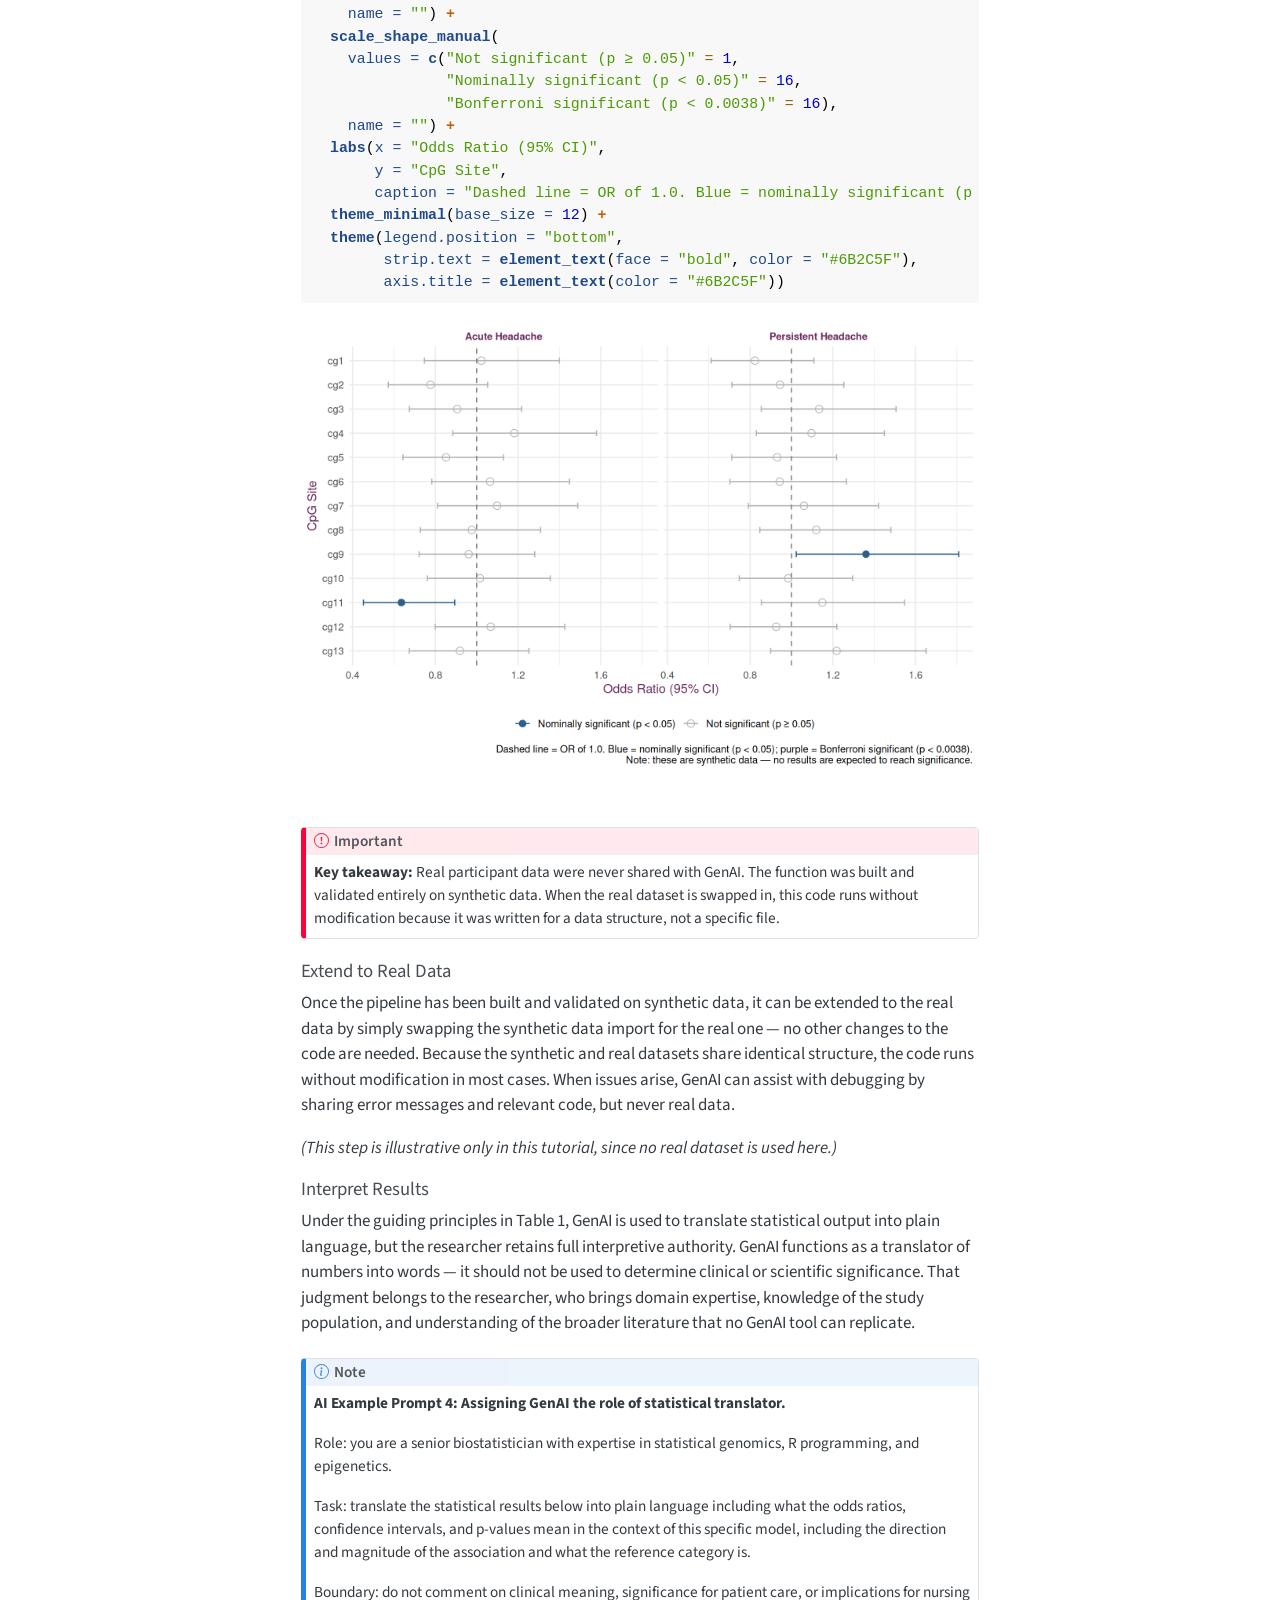
<file: tutorial_q.html>
<!DOCTYPE html>
<html xmlns="http://www.w3.org/1999/xhtml" lang="en" xml:lang="en"><head>

<meta charset="utf-8">
<meta name="generator" content="quarto-1.10.18">

<meta name="viewport" content="width=device-width, initial-scale=1.0, user-scalable=yes">

<meta name="author" content="Gina M. Gehling, PhD, RN &amp; Lacey W. Heinsberg, PhD, RN">

<title>AI Genomics Workflow Tutorial – AI Genomics Workflow Tutorial</title>
<style>
/* Default styles provided by pandoc.
** See https://pandoc.org/MANUAL.html#variables-for-html for config info.
*/
span.smallcaps{font-variant: small-caps;}
div.columns{display: flex; gap: 1.5em;}
div.column{flex: auto;}
@media screen {
div.columns{gap: min(4vw, 1.5em);}
div.column{overflow-x: auto;}
}
div.hanging-indent{margin-left: 1.5em; text-indent: -1.5em;}
ul.task-list{list-style: none;}
ul.task-list li input[type="checkbox"] {
  width: 0.8em;
  margin: 0 0.8em 0.2em -1em; /* quarto-specific, see https://github.com/quarto-dev/quarto-cli/issues/4556 */ 
  vertical-align: middle;
}
/* CSS for syntax highlighting */
html { -webkit-text-size-adjust: 100%; }
pre > code.sourceCode { white-space: pre; position: relative; }
pre > code.sourceCode > span { display: inline-block; line-height: 1.25; }
pre > code.sourceCode > span:empty { height: 1.2em; }
.sourceCode { overflow: visible; }
code.sourceCode > span { color: inherit; text-decoration: inherit; }
div.sourceCode { margin: 1em 0; }
pre.sourceCode { margin: 0; }
@media screen {
div.sourceCode { overflow: auto; }
}
@media print {
pre > code.sourceCode { white-space: pre-wrap; }
pre > code.sourceCode > span { text-indent: -5em; padding-left: 5em; }
}
pre.numberSource code
  { counter-reset: source-line 0; }
pre.numberSource code > span
  { position: relative; left: -4em; counter-increment: source-line; }
pre.numberSource code > span > a:first-child::before
  { content: counter(source-line);
    position: relative; left: -1em; text-align: right; vertical-align: baseline;
    border: none; display: inline-block;
    -webkit-touch-callout: none; -webkit-user-select: none;
    -khtml-user-select: none; -moz-user-select: none;
    -ms-user-select: none; user-select: none;
    padding: 0 4px; width: 4em;
  }
pre.numberSource { margin-left: 3em;  padding-left: 4px; }
div.sourceCode
  {   }
@media screen {
pre > code.sourceCode > span > a:first-child::before { text-decoration: underline; }
}
</style>


<script src="site_libs/quarto-nav/quarto-nav.js"></script>
<script src="site_libs/quarto-nav/headroom.min.js"></script>
<script src="site_libs/clipboard/clipboard.min.js"></script>
<script src="site_libs/quarto-search/autocomplete.umd.js"></script>
<script src="site_libs/quarto-search/fuse.min.js"></script>
<script src="site_libs/quarto-search/quarto-search.js"></script>
<meta name="quarto:offset" content="./">
<link href="./index.html" rel="prev">
<script src="site_libs/quarto-html/quarto.js" type="module"></script>
<script src="site_libs/quarto-html/tabsets/tabsets.js" type="module"></script>
<script src="site_libs/quarto-html/popper.min.js"></script>
<script src="site_libs/quarto-html/tippy.umd.min.js"></script>
<script src="site_libs/quarto-html/anchor.min.js"></script>
<link href="site_libs/quarto-html/tippy.css" rel="stylesheet">
<link href="site_libs/quarto-html/quarto-syntax-highlighting-12757e4b7af482b2d9c5bd8860d2b707.css" rel="stylesheet" id="quarto-text-highlighting-styles">
<script src="site_libs/bootstrap/bootstrap.min.js"></script>
<link href="site_libs/bootstrap/bootstrap-icons.css" rel="stylesheet">
<link href="site_libs/bootstrap/bootstrap-afcf79472eb0bb53fc823fd7a629db94.min.css" rel="stylesheet" append-hash="true" id="quarto-bootstrap" data-mode="light">
<script id="quarto-search-options" type="application/json">{
  "location": "sidebar",
  "copy-button": false,
  "collapse-after": 3,
  "panel-placement": "start",
  "type": "textbox",
  "limit": 50,
  "keyboard-shortcut": [
    "f",
    "/",
    "s"
  ],
  "show-item-context": false,
  "language": {
    "search-no-results-text": "No results",
    "search-matching-documents-text": "matching documents",
    "search-copy-link-title": "Copy link to search",
    "search-hide-matches-text": "Hide additional matches",
    "search-more-match-text": "more match in this document",
    "search-more-matches-text": "more matches in this document",
    "search-clear-button-title": "Clear",
    "search-text-placeholder": "",
    "search-detached-cancel-button-title": "Cancel",
    "search-submit-button-title": "Submit",
    "search-label": "Search"
  }
}</script>


</head>

<body class="nav-sidebar floating quarto-light">

<div id="quarto-search-results"></div>
  <header id="quarto-header" class="headroom fixed-top">
  <nav class="quarto-secondary-nav">
    <div class="container-fluid d-flex">
      <button type="button" class="quarto-btn-toggle btn" data-bs-toggle="collapse" role="button" data-bs-target=".quarto-sidebar-collapse-item" aria-controls="quarto-sidebar" aria-expanded="false" aria-label="Toggle sidebar navigation" onclick="if (window.quartoToggleHeadroom) { window.quartoToggleHeadroom(); }">
        <i class="bi bi-layout-text-sidebar-reverse"></i>
      </button>
        <nav class="quarto-page-breadcrumbs" aria-label="breadcrumb"><ol class="breadcrumb"><li class="breadcrumb-item"><a href="./tutorial_q.html"><span class="chapter-title">AI Genomics Workflow Tutorial</span></a></li></ol></nav>
        <a class="flex-grow-1" role="navigation" data-bs-toggle="collapse" data-bs-target=".quarto-sidebar-collapse-item" aria-controls="quarto-sidebar" aria-expanded="false" aria-label="Toggle sidebar navigation" onclick="if (window.quartoToggleHeadroom) { window.quartoToggleHeadroom(); }">      
        </a>
      <button type="button" class="btn quarto-search-button" aria-label="Search" onclick="window.quartoOpenSearch();">
        <i class="bi bi-search"></i>
      </button>
    </div>
  </nav>
</header>
<!-- content -->
<div id="quarto-content" class="quarto-container page-columns page-rows-contents page-layout-article">
<!-- sidebar -->
  <nav id="quarto-sidebar" class="sidebar collapse collapse-horizontal quarto-sidebar-collapse-item sidebar-navigation floating overflow-auto">
    <div class="pt-lg-2 mt-2 text-left sidebar-header">
    <div class="sidebar-title mb-0 py-0">
      <a href="./">AI Genomics Workflow Tutorial</a> 
    </div>
      </div>
        <div class="mt-2 flex-shrink-0 align-items-center">
        <div class="sidebar-search">
        <div id="quarto-search" class="" title="Search"></div>
        </div>
        </div>
    <div class="sidebar-menu-container"> 
    <ul class="list-unstyled mt-1">
        <li class="sidebar-item">
  <div class="sidebar-item-container"> 
  <a href="./index.html" class="sidebar-item-text sidebar-link"><span class="chapter-title">Welcome</span></a>
  </div>
</li>
        <li class="sidebar-item">
  <div class="sidebar-item-container"> 
  <a href="./tutorial_q.html" class="sidebar-item-text sidebar-link active"><span class="chapter-title">AI Genomics Workflow Tutorial</span></a>
  </div>
</li>
    </ul>
    </div>
</nav>
<div id="quarto-sidebar-glass" class="quarto-sidebar-collapse-item" data-bs-toggle="collapse" data-bs-target=".quarto-sidebar-collapse-item"></div>
<!-- margin-sidebar -->
    <div id="quarto-margin-sidebar" class="sidebar margin-sidebar">
        <nav id="TOC" role="doc-toc" class="toc-active">
    <h2 id="toc-title">Table of contents</h2>
   
  <ul>
  <li><a href="#copyright" id="toc-copyright" class="nav-link active" data-scroll-target="#copyright">Copyright</a></li>
  <li><a href="#overview" id="toc-overview" class="nav-link" data-scroll-target="#overview">Overview</a></li>
  <li><a href="#code-of-conduct" id="toc-code-of-conduct" class="nav-link" data-scroll-target="#code-of-conduct">Code of Conduct</a></li>
  <li><a href="#application" id="toc-application" class="nav-link" data-scroll-target="#application">Application</a>
  <ul class="collapse">
  <li><a href="#scenario" id="toc-scenario" class="nav-link" data-scroll-target="#scenario">Scenario</a></li>
  <li><a href="#the-two-phase-workflow" id="toc-the-two-phase-workflow" class="nav-link" data-scroll-target="#the-two-phase-workflow">The Two-Phase Workflow</a></li>
  </ul></li>
  <li><a href="#generative-ai-disclosure" id="toc-generative-ai-disclosure" class="nav-link" data-scroll-target="#generative-ai-disclosure">Generative AI Disclosure</a></li>
  </ul>
</nav>
    </div>
<!-- main -->
<main class="content" id="quarto-document-content">

<header id="title-block-header" class="quarto-title-block default">
<div class="quarto-title">
<h1 class="title"><span class="chapter-title">AI Genomics Workflow Tutorial</span></h1>
</div>



<div class="quarto-title-meta">

    <div>
    <div class="quarto-title-meta-heading">Author</div>
    <div class="quarto-title-meta-contents">
             <p>Gina M. Gehling, PhD, RN &amp; Lacey W. Heinsberg, PhD, RN </p>
          </div>
  </div>
    
  
    
  </div>
  


</header>


<section id="copyright" class="level2">
<h2 class="anchored" data-anchor-id="copyright">Copyright</h2>
<p>Copyright 2026, University of Pittsburgh. All Rights Reserved.<br> License: GPL-2 (<a href="https://www.gnu.org/licenses/old-licenses/gpl-2.0.en.html">link</a>)</p>
</section>
<section id="overview" class="level2">
<h2 class="anchored" data-anchor-id="overview">Overview</h2>
<p>Generative AI (GenAI) tools (e.g., Claude, Gemini) are systems capable of generating text, code, and other content in response to user prompts (Figure 1).</p>
<p><img src="figures/fig1_genai_llm_gpt_relationship.png" class="img-fluid" style="width:70.0%" alt="Figure 1. Generative AI, LLMs, and GPTs: a nested relationship."> :::</p>
<div class="callout callout-style-default callout-caution callout-titled">
<div class="callout-header d-flex align-content-center">
<div class="callout-icon-container">
<i class="callout-icon"></i>
</div>
<div class="callout-title-container flex-fill">
Caution
</div>
</div>
<div class="callout-body-container callout-body">
<p><strong>⚠ THIS TUTORIAL USES SYNTHETIC DATA. ⚠</strong></p>
<p>Every value generated and analyzed below is randomly simulated and does <strong>not</strong> represent any real research participant. This document exists solely to demonstrate the <em>structure of the data</em> and the <em>analytical code</em> used in the workflow, so that the pipeline is transparent and reproducible.</p>
</div>
</div>
</section>
<section id="code-of-conduct" class="level2">
<h2 class="anchored" data-anchor-id="code-of-conduct">Code of Conduct</h2>
<p>For nurse scientists operating at the intersection of clinical care and research, using GenAI thoughtfully begins with GenAI literacy—an increasingly essential professional competency. GenAI literacy is defined here as having the knowledge and skills to use GenAI tools effectively, responsibly, and ethically to accomplish tasks. We conceptualize GenAI literacy across three core dimensions: technical, practical, and ethical (Figure 2).</p>
<p><img src="figures/fig2_genai_literacy_framework.png" class="img-fluid" style="width:70.0%" alt="Figure 2. Framework for GenAI literacy to guide responsible use."> :::</p>
<p>Before beginning, we review an example analytic code of conduct for responsible GenAI collaboration, built around those three dimensions of GenAI literacy (Table 1). These examples are offered not as prescriptive rules but as illustrative examples; individuals are encouraged to adapt them to their own values, research context, and institutional policies.</p>
<p><strong>Table 1.</strong> Example analytic code of conduct for GenAI use.</p>
<table class="caption-top table">
<colgroup>
<col style="width: 50%">
<col style="width: 50%">
</colgroup>
<thead>
<tr class="header">
<th>Principle</th>
<th>Description</th>
</tr>
</thead>
<tbody>
<tr class="odd">
<td>Build competence before reliance</td>
<td>Prioritize understanding statistical and programming concepts before using GenAI-generated code</td>
</tr>
<tr class="even">
<td>Respect data privacy</td>
<td>Do not upload real participant data (use synthetic data during code development)</td>
</tr>
<tr class="odd">
<td>Maintain objectivity</td>
<td>Critically evaluate GenAI output (check for hallucinations and misapplied methods)</td>
</tr>
<tr class="even">
<td>Retain interpretive authority</td>
<td>GenAI can translate statistical output into plain language, but humans determine clinical and scientific significance</td>
</tr>
<tr class="odd">
<td>Be transparent</td>
<td>Disclose GenAI involvement in code, figures, and manuscripts</td>
</tr>
<tr class="even">
<td>Revisit ethics and policy</td>
<td>Frequently revisit GenAI ethics through regular self-reflection as norms evolve rapidly</td>
</tr>
</tbody>
</table>
<div class="callout callout-style-default callout-important callout-titled">
<div class="callout-header d-flex align-content-center">
<div class="callout-icon-container">
<i class="callout-icon"></i>
</div>
<div class="callout-title-container flex-fill">
Important
</div>
</div>
<div class="callout-body-container callout-body">
<p><strong>Core principle:</strong> GenAI is a tool, not a decision-maker. Humans retain full interpretive authority over every analytic decision in this workflow.</p>
</div>
</div>
</section>
<section id="application" class="level2">
<h2 class="anchored" data-anchor-id="application">Application</h2>
<p>The principles outlined in Table 1 are exemplified through the following nursing-focused genomic research example.</p>
<section id="scenario" class="level3">
<h3 class="anchored" data-anchor-id="scenario">Scenario</h3>
<p>Imagine a research team conducting a study to examine whether DNA methylation (DNAm — a chemical modification to DNA that can influence gene expression without changing the underlying sequence) in the <em>ABC</em> gene is associated with patient-reported headache outcomes following aneurysmal subarachnoid hemorrhage (aSAH), a type of stroke caused by bleeding into the space surrounding the brain.</p>
<p>The study builds on an existing aSAH cohort of 650 patients, with genome-wide DNAm data available for a subset of 200. The outcomes of interest are two patient-reported headache measures:</p>
<ul>
<li><strong>Acute headache</strong> — moderate-to-severe headache reported during hospitalization</li>
<li><strong>Persistent headache</strong> — moderate-to-severe headache reported at follow-up</li>
</ul>
<p>Acute and persistent headache were each coded as binary (0 = absent, 1 = present), with “present” defined as a patient-reported pain score of ≥4 on an 11-point numeric rating scale (0 = no pain, 10 = worst pain imaginable), consistent with a moderate-to-severe threshold. The analytical models examine whether DNAm levels at 13 specific sites in the <em>ABC</em> gene (measured as M-values, a continuous measure of methylation intensity) predict acute and persistent headache status, adjusting for age, sex, and Fisher grade (a clinical measure of stroke severity based on the amount of blood seen on initial brain imaging).</p>
<p>DNAm here reflects peripheral blood methylation, a common and accessible proxy in biobehavioral nursing research, though not a direct measure of central pain pathways. In this example study, the <em>ABC</em> gene and the 13 CpG sites were selected a priori based on prior literature and their location within known regulatory regions. This reflects a candidate-gene approach rather than exploratory design.</p>
</section>
<section id="the-two-phase-workflow" class="level3">
<h3 class="anchored" data-anchor-id="the-two-phase-workflow">The Two-Phase Workflow</h3>
<p>The proposed workflow spans two phases. Phase one covers planning and pre-specification; phase two covers code development on synthetic data, extension to real data, interpretation, and final human review and disclosure.</p>
<div class="centered-image">
<div class="quarto-figure quarto-figure-center">
<figure class="figure">
<p><img src="figures/fig3_two_phase_workflow.png" class="img-fluid figure-img" style="width:70.0%"></p>
<figcaption><strong>Figure 3.</strong> Two-phase workflow for responsible human-AI collaboration in quantitative data analysis.</figcaption>
</figure>
</div>
</div>
<section id="phase-one-planning-and-pre-specification" class="level4">
<h4 class="anchored" data-anchor-id="phase-one-planning-and-pre-specification">Phase One: Planning and Pre-Specification</h4>
<p>The first phase establishes the analytical foundation before any code is written. The researcher articulates the research question, data structure, planned analytical approach, and known challenges independently. GenAI is then engaged as a reasoning coach, brought in to challenge and refine the researcher’s thinking, not to generate it.</p>
<div class="callout callout-style-default callout-note callout-titled">
<div class="callout-header d-flex align-content-center">
<div class="callout-icon-container">
<i class="callout-icon"></i>
</div>
<div class="callout-title-container flex-fill">
Note
</div>
</div>
<div class="callout-body-container callout-body">
<p><strong>AI Example Prompt 1: Assigning GenAI the role of critical reviewer during planning.</strong></p>
<p><strong>Role:</strong> you are a senior biostatistician with expertise in statistical genomics, R programming, and epigenetics.</p>
<p><strong>Task:</strong> act as a critical reviewer of the analytical plan described below. Identify weaknesses, potential confounders, and power concerns. List the pros and cons of alternative approaches rather than recommending a single fix. Do not write any code.</p>
<p><strong>Study context:</strong> I am designing a study examining whether DNA methylation (DNAm) at 13 CpG sites in the ABC gene predicts patient-reported headache outcomes following aneurysmal subarachnoid hemorrhage (aSAH). I have mapped out an analytical plan, and the purpose of this interaction is to stress test, refine, and improve it before pre-specifying it with my team.</p>
<p><strong>Analytical plan:</strong></p>
<ul>
<li>Outcomes: acute headache and persistent headache…</li>
<li>Primary predictor: DNAm M-value…</li>
<li>Covariates: age (continuous)…</li>
<li>Model: binary logistic regression…</li>
<li>Multiple testing: Bonferroni correction applied</li>
<li>Sample: N=650 total; n=200 with DNAm data available</li>
</ul>
</div>
</div>
<div class="callout callout-style-default callout-tip callout-titled">
<div class="callout-header d-flex align-content-center">
<div class="callout-icon-container">
<i class="callout-icon"></i>
</div>
<div class="callout-title-container flex-fill">
Tip
</div>
</div>
<div class="callout-body-container callout-body">
<p><strong>AI Response (illustrative):</strong> A few things worth stress-testing: (1) with n=200 for the DNAm subset, statistical power to detect small methylation effects after Bonferroni correction across 26 tests may be limited — consider reporting effect sizes and confidence intervals alongside p-values, not p-values alone; (2) Fisher grade and age may be correlated with both DNAm patterns and headache severity — confirm this isn’t masking or inflating the DNAm association; (3) an alternative to per-site Bonferroni correction would be a false discovery rate (FDR) approach, which is less conservative and common in epigenome-wide analyses — worth discussing with your biostatistician which is more defensible for your design.</p>
</div>
</div>
<div class="callout callout-style-default callout-note callout-titled">
<div class="callout-header d-flex align-content-center">
<div class="callout-icon-container">
<i class="callout-icon"></i>
</div>
<div class="callout-title-container flex-fill">
Note
</div>
</div>
<div class="callout-body-container callout-body">
<p><strong>Follow-up prompt (illustrating iterative exchange):</strong></p>
<p>Thank you — helpful points. On the power concern: we unfortunately do not have the ability to increase n at this stage, so will proceed with n=200 and plan to report effect sizes and CIs throughout. On the multiple testing question: I discussed FDR vs.&nbsp;Bonferroni with our biostatistician and we decided to use Bonferroni given the candidate-gene design and small number of tests. Can you help me think through whether there are any additional covariates I should consider beyond age, sex, and Fisher grade?</p>
</div>
</div>
<div class="callout callout-style-default callout-tip callout-titled">
<div class="callout-header d-flex align-content-center">
<div class="callout-icon-container">
<i class="callout-icon"></i>
</div>
<div class="callout-title-container flex-fill">
Tip
</div>
</div>
<div class="callout-body-container callout-body">
<p><strong>AI Response (illustrative):</strong> Given the aSAH context, a few additional covariates worth considering: (1) time from aSAH onset to DNAm sample collection, since methylation patterns can shift acutely after neurological injury; (2) medication use at time of sampling, particularly corticosteroids or antiepileptics, which are known to influence DNA methylation; (3) Glasgow Outcome Scale score or clinical severity at discharge, which may confound both headache outcomes and DNAm patterns. Whether to include these depends on availability in your dataset and your pre-specified model — worth flagging in your analytic proposal even if you decide not to adjust for them.</p>
</div>
</div>
<p><em>(The conversation continues.)</em></p>
<p>As shown here, any GenAI-generated suggestions should be critically evaluated by the researcher, including checking for hallucinations (plausible-sounding but incorrect information) and cross-referencing against trusted external sources such as biostatisticians and published literature. GenAI supplements, but does not replace, expert consultation.</p>
<p>Once the analytical plan has been refined, it should be written down as a concise pre-specified analytic proposal and shared with the full research team for review and approval before any code runs.</p>
</section>
<section id="phase-two-execution-translation-and-disclosure" class="level4">
<h4 class="anchored" data-anchor-id="phase-two-execution-translation-and-disclosure">Phase Two: Execution, Translation, and Disclosure</h4>
<section id="build-the-synthetic-dataset" class="level5">
<h5 class="anchored" data-anchor-id="build-the-synthetic-dataset">Build the Synthetic Dataset</h5>
<p>A foundational principle of this workflow is the synthetic-data-first approach: the full analytical workflow is built and tested using privacy-safe <em>simulated data</em> before any real participant data are introduced. At no point is real participant data — including individual rows, values, or screenshots — shared with GenAI platforms.</p>
<div class="callout callout-style-default callout-note callout-titled">
<div class="callout-header d-flex align-content-center">
<div class="callout-icon-container">
<i class="callout-icon"></i>
</div>
<div class="callout-title-container flex-fill">
Note
</div>
</div>
<div class="callout-body-container callout-body">
<p><strong>AI Example Prompt 2: Synthetic data generation.</strong></p>
<p><strong>Role:</strong> you are an experienced R programmer and biostatistician specializing in epigenetic data workflows.</p>
<p><strong>Task:</strong> create an RMarkdown file with annotated code to a generate synthetic dataset matching the structure described below. The purpose of this synthetic dataset is to serve as a privacy-safe substitute for real participant data during analytical code development. Provide inline comments explaining each step and the reasoning behind key distributional choices. Ask me questions if I have missed something that you need in the prompt below.</p>
<p><strong>Dataset structure:</strong></p>
<ul>
<li>Full sample of N=650, with a subset of n=200 having DNAm data available (indicated by a variable called has_dnam)</li>
<li>CpG M-values: generate cg1-cg13 only for has_dnam=TRUE participants, drawn from a uniform distribution ranging from -2 to 2; all others should have NA</li>
<li>Outcomes: acute_headache (binary, 25% prevalence); persistent_headache (binary, 30% prevalence)</li>
<li>Covariates: age (normal distribution, mean=55, SD=10); sex (Male/Female, with Female accounting for 70% of the sample, consistent with the aSAH literature); fisher_grade (categories 2, 3, 4 with probabilities 0.3, 0.4, 0.3)</li>
<li>Additional variables: ID (sequential integer, 1-650); has_dnam (logical)</li>
</ul>
<p><strong>Variable names and types:</strong> ID (sequential integer, 1-650), age (numeric), sex (character: “male”/”female”), fisher_grade (integer: 2, 3, or 4), acute_headache (binary: 0/1 where 1=yes), persistent_headache (binary: 0/1 where 1=yes), has_dnam (logical: TRUE/FALSE), cg1-cg13 (numeric).</p>
<p>Apply a fixed seed (set.seed(123)) to promote reproducibility.</p>
</div>
</div>
<p>Note the level of detail in this prompt: every variable, distribution, and parameter is explicitly defined. These specification decisions are best made collaboratively with a biostatistician or research team before writing the prompt, mirroring the pre-specification process from Phase One. GenAI executes decisions the team has already made; it does not make them.</p>
<div class="callout callout-style-default callout-tip callout-titled">
<div class="callout-header d-flex align-content-center">
<div class="callout-icon-container">
<i class="callout-icon"></i>
</div>
<div class="callout-title-container flex-fill">
Tip
</div>
</div>
<div class="callout-body-container callout-body">
<p><strong>AI Response (illustrative):</strong> Here’s R code that builds the cohort in two stages — first the full N=650 sample with covariates and outcomes, then the 200-person DNAm subset with CpG M-values — so the <code>has_dnam</code> flag correctly reflects which rows carry methylation data.</p>
<p><code>set.seed(123)  # ensures reproducibility</code></p>
<p><code>N &lt;- 650        # full cohort size</code> <code>n_dnam &lt;- 200   # subset with DNAm data available</code></p>
<p><code># --- Step 1: Generate baseline cohort (N = 650) ---</code> <code>df &lt;- data.frame(</code> <code>ID = 1:N,</code> <code>age = round(rnorm(N, mean = 55, sd = 10), 0),</code> <code>sex = sample(c("male", "female"), N, replace = TRUE, prob = c(0.3, 0.7)),</code> <code>fisher_grade = sample(c(2, 3, 4), N, replace = TRUE, prob = c(0.3, 0.4, 0.3)),</code> <code>acute_headache = rbinom(N, 1, 0.25),</code> <code>persistent_headache = rbinom(N, 1, 0.30)</code> <code>)</code></p>
<p><code># --- Step 2: Flag which participants have DNAm data (n = 200 subset) ---</code><br>
[Etc, etc.]</p>
</div>
</div>
<p>Pasting in the GenAI output into our R markdown we can then easily produce a fully synthetic dataset!</p>
<div class="cell" data-layout-align="center">
<details open="" class="code-fold">
<summary>Code</summary>
<div class="code-copy-outer-scaffold"><div class="sourceCode cell-code" id="cb1"><pre class="sourceCode r code-with-copy"><code class="sourceCode r"><span id="cb1-1"><a href="#cb1-1" aria-hidden="true" tabindex="-1"></a><span class="fu">set.seed</span>(<span class="dv">123</span>)  <span class="co"># ensures reproducibility</span></span>
<span id="cb1-2"><a href="#cb1-2" aria-hidden="true" tabindex="-1"></a></span>
<span id="cb1-3"><a href="#cb1-3" aria-hidden="true" tabindex="-1"></a>N <span class="ot">&lt;-</span> <span class="dv">650</span>        <span class="co"># full cohort size</span></span>
<span id="cb1-4"><a href="#cb1-4" aria-hidden="true" tabindex="-1"></a>n_dnam <span class="ot">&lt;-</span> <span class="dv">200</span>   <span class="co"># subset with DNAm data available</span></span>
<span id="cb1-5"><a href="#cb1-5" aria-hidden="true" tabindex="-1"></a></span>
<span id="cb1-6"><a href="#cb1-6" aria-hidden="true" tabindex="-1"></a><span class="co"># --- Step 1: Generate baseline cohort (N = 650) ---</span></span>
<span id="cb1-7"><a href="#cb1-7" aria-hidden="true" tabindex="-1"></a>df <span class="ot">&lt;-</span> <span class="fu">data.frame</span>(</span>
<span id="cb1-8"><a href="#cb1-8" aria-hidden="true" tabindex="-1"></a>  <span class="at">ID =</span> <span class="dv">1</span><span class="sc">:</span>N,</span>
<span id="cb1-9"><a href="#cb1-9" aria-hidden="true" tabindex="-1"></a>  <span class="at">age =</span> <span class="fu">round</span>(<span class="fu">rnorm</span>(N, <span class="at">mean =</span> <span class="dv">55</span>, <span class="at">sd =</span> <span class="dv">10</span>), <span class="dv">0</span>),</span>
<span id="cb1-10"><a href="#cb1-10" aria-hidden="true" tabindex="-1"></a>  <span class="at">sex =</span> <span class="fu">sample</span>(<span class="fu">c</span>(<span class="st">"male"</span>, <span class="st">"female"</span>), N, <span class="at">replace =</span> <span class="cn">TRUE</span>, <span class="at">prob =</span> <span class="fu">c</span>(<span class="fl">0.3</span>, <span class="fl">0.7</span>)),</span>
<span id="cb1-11"><a href="#cb1-11" aria-hidden="true" tabindex="-1"></a>  <span class="at">fisher_grade =</span> <span class="fu">sample</span>(<span class="fu">c</span>(<span class="dv">2</span>, <span class="dv">3</span>, <span class="dv">4</span>), N, <span class="at">replace =</span> <span class="cn">TRUE</span>, <span class="at">prob =</span> <span class="fu">c</span>(<span class="fl">0.3</span>, <span class="fl">0.4</span>, <span class="fl">0.3</span>)),</span>
<span id="cb1-12"><a href="#cb1-12" aria-hidden="true" tabindex="-1"></a>  <span class="at">acute_headache =</span> <span class="fu">rbinom</span>(N, <span class="dv">1</span>, <span class="fl">0.25</span>),</span>
<span id="cb1-13"><a href="#cb1-13" aria-hidden="true" tabindex="-1"></a>  <span class="at">persistent_headache =</span> <span class="fu">rbinom</span>(N, <span class="dv">1</span>, <span class="fl">0.30</span>)</span>
<span id="cb1-14"><a href="#cb1-14" aria-hidden="true" tabindex="-1"></a>)</span>
<span id="cb1-15"><a href="#cb1-15" aria-hidden="true" tabindex="-1"></a></span>
<span id="cb1-16"><a href="#cb1-16" aria-hidden="true" tabindex="-1"></a><span class="co"># --- Step 2: Flag which participants have DNAm data (n = 200 subset) ---</span></span>
<span id="cb1-17"><a href="#cb1-17" aria-hidden="true" tabindex="-1"></a>dnam_ids <span class="ot">&lt;-</span> <span class="fu">sample</span>(df<span class="sc">$</span>ID, n_dnam)</span>
<span id="cb1-18"><a href="#cb1-18" aria-hidden="true" tabindex="-1"></a>df<span class="sc">$</span>has_dnam <span class="ot">&lt;-</span> df<span class="sc">$</span>ID <span class="sc">%in%</span> dnam_ids</span>
<span id="cb1-19"><a href="#cb1-19" aria-hidden="true" tabindex="-1"></a></span>
<span id="cb1-20"><a href="#cb1-20" aria-hidden="true" tabindex="-1"></a><span class="co"># --- Step 3: Generate 13 CpG site M-values, DNAm subset only ---</span></span>
<span id="cb1-21"><a href="#cb1-21" aria-hidden="true" tabindex="-1"></a><span class="co"># Participants without DNAm data get NA for all cg1-cg13 columns</span></span>
<span id="cb1-22"><a href="#cb1-22" aria-hidden="true" tabindex="-1"></a>cpg_names <span class="ot">&lt;-</span> <span class="fu">paste0</span>(<span class="st">"cg"</span>, <span class="dv">1</span><span class="sc">:</span><span class="dv">13</span>)</span>
<span id="cb1-23"><a href="#cb1-23" aria-hidden="true" tabindex="-1"></a><span class="cf">for</span> (cpg <span class="cf">in</span> cpg_names) {</span>
<span id="cb1-24"><a href="#cb1-24" aria-hidden="true" tabindex="-1"></a>  df[[cpg]] <span class="ot">&lt;-</span> <span class="cn">NA_real_</span></span>
<span id="cb1-25"><a href="#cb1-25" aria-hidden="true" tabindex="-1"></a>  df[[cpg]][df<span class="sc">$</span>has_dnam] <span class="ot">&lt;-</span> <span class="fu">runif</span>(<span class="fu">sum</span>(df<span class="sc">$</span>has_dnam), <span class="at">min =</span> <span class="sc">-</span><span class="dv">2</span>, <span class="at">max =</span> <span class="dv">2</span>)</span>
<span id="cb1-26"><a href="#cb1-26" aria-hidden="true" tabindex="-1"></a>}</span>
<span id="cb1-27"><a href="#cb1-27" aria-hidden="true" tabindex="-1"></a></span>
<span id="cb1-28"><a href="#cb1-28" aria-hidden="true" tabindex="-1"></a><span class="co"># Preview the structure</span></span>
<span id="cb1-29"><a href="#cb1-29" aria-hidden="true" tabindex="-1"></a><span class="fu">str</span>(df[, <span class="fu">c</span>(<span class="st">"ID"</span>, <span class="st">"age"</span>, <span class="st">"sex"</span>, <span class="st">"fisher_grade"</span>, <span class="st">"acute_headache"</span>,</span>
<span id="cb1-30"><a href="#cb1-30" aria-hidden="true" tabindex="-1"></a>           <span class="st">"persistent_headache"</span>, <span class="st">"has_dnam"</span>, <span class="st">"cg1"</span>, <span class="st">"cg2"</span>)])</span></code></pre></div><button title="Copy to Clipboard" class="code-copy-button"><i class="bi"></i></button></div>
</details>
<div class="cell-output cell-output-stdout">
<pre><code>'data.frame':   650 obs. of  9 variables:
 $ ID                 : int  1 2 3 4 5 6 7 8 9 10 ...
 $ age                : num  49 53 71 56 56 72 60 42 48 51 ...
 $ sex                : chr  "female" "female" "female" "male" ...
 $ fisher_grade       : num  3 2 3 3 4 4 3 2 4 3 ...
 $ acute_headache     : int  0 0 0 1 0 0 0 0 0 0 ...
 $ persistent_headache: int  0 0 0 0 1 0 0 1 1 0 ...
 $ has_dnam           : logi  TRUE FALSE FALSE FALSE TRUE FALSE ...
 $ cg1                : num  -0.223 NA NA NA 1.351 ...
 $ cg2                : num  1.245 NA NA NA 0.795 ...</code></pre>
</div>
</div>
<div class="cell" data-layout-align="center">
<details open="" class="code-fold">
<summary>Code</summary>
<div class="code-copy-outer-scaffold"><div class="sourceCode cell-code" id="cb3"><pre class="sourceCode r code-with-copy"><code class="sourceCode r"><span id="cb3-1"><a href="#cb3-1" aria-hidden="true" tabindex="-1"></a><span class="fu">head</span>(df)</span></code></pre></div><button title="Copy to Clipboard" class="code-copy-button"><i class="bi"></i></button></div>
</details>
<div class="cell-output cell-output-stdout">
<pre><code>  ID age    sex fisher_grade acute_headache persistent_headache has_dnam
1  1  49 female            3              0                   0     TRUE
2  2  53 female            2              0                   0    FALSE
3  3  71 female            3              0                   0    FALSE
4  4  56   male            3              1                   0    FALSE
5  5  56   male            4              0                   1     TRUE
6  6  72 female            4              0                   0    FALSE
         cg1       cg2       cg3        cg4        cg5     cg6         cg7
1 -0.2234922 1.2449797 0.6383710 -0.6388782 -0.8132949 1.24518 -0.02442685
2         NA        NA        NA         NA         NA      NA          NA
3         NA        NA        NA         NA         NA      NA          NA
4         NA        NA        NA         NA         NA      NA          NA
5  1.3511896 0.7947385 0.9384728 -1.9266363  0.1682752 1.46697 -1.98117499
6         NA        NA        NA         NA         NA      NA          NA
       cg8       cg9      cg10       cg11      cg12       cg13
1 1.883021 0.4790729 -1.028751 -1.5615095  1.673320 -0.3613391
2       NA        NA        NA         NA        NA         NA
3       NA        NA        NA         NA        NA         NA
4       NA        NA        NA         NA        NA         NA
5 1.170122 0.2609439  1.377999  0.5259716 -1.465267  1.5419934
6       NA        NA        NA         NA        NA         NA</code></pre>
</div>
</div>
<p>Note that CpG M-values here were simulated from a uniform distribution (-2 to 2) purely to support pipeline development and testing, and does not reflect the bimodal distribution typically observed in real methylation data (M-values usually cluster near the extremes, reflecting hypo- and hyper-methylated CpG sites). This simplification was a deliberate choice for this synthetic-data stage; it should be revisited and validated against the true DNAm distribution once real data are available, before any inferential results are reported.</p>
</section>
<section id="explore-the-synthetic-data" class="level5">
<h5 class="anchored" data-anchor-id="explore-the-synthetic-data">Explore the Synthetic Data</h5>
<p>Before modeling, confirm the simulated data matches the intended structure — this check is done by the human, not delegated to GenAI.</p>
<div class="cell" data-layout-align="center">
<details open="" class="code-fold">
<summary>Code</summary>
<div class="code-copy-outer-scaffold"><div class="sourceCode cell-code" id="cb5"><pre class="sourceCode r code-with-copy"><code class="sourceCode r"><span id="cb5-1"><a href="#cb5-1" aria-hidden="true" tabindex="-1"></a><span class="co"># Confirm cohort sizes</span></span>
<span id="cb5-2"><a href="#cb5-2" aria-hidden="true" tabindex="-1"></a><span class="fu">table</span>(df<span class="sc">$</span>has_dnam)</span></code></pre></div><button title="Copy to Clipboard" class="code-copy-button"><i class="bi"></i></button></div>
</details>
<div class="cell-output cell-output-stdout">
<pre><code>
FALSE  TRUE 
  450   200 </code></pre>
</div>
<details open="" class="code-fold">
<summary>Code</summary>
<div class="code-copy-outer-scaffold"><div class="sourceCode cell-code" id="cb7"><pre class="sourceCode r code-with-copy"><code class="sourceCode r"><span id="cb7-1"><a href="#cb7-1" aria-hidden="true" tabindex="-1"></a><span class="co"># Distribution of covariates</span></span>
<span id="cb7-2"><a href="#cb7-2" aria-hidden="true" tabindex="-1"></a><span class="fu">summary</span>(df<span class="sc">$</span>age)</span></code></pre></div><button title="Copy to Clipboard" class="code-copy-button"><i class="bi"></i></button></div>
</details>
<div class="cell-output cell-output-stdout">
<pre><code>   Min. 1st Qu.  Median    Mean 3rd Qu.    Max. 
  27.00   49.00   55.00   55.06   62.00   87.00 </code></pre>
</div>
<details open="" class="code-fold">
<summary>Code</summary>
<div class="code-copy-outer-scaffold"><div class="sourceCode cell-code" id="cb9"><pre class="sourceCode r code-with-copy"><code class="sourceCode r"><span id="cb9-1"><a href="#cb9-1" aria-hidden="true" tabindex="-1"></a><span class="fu">table</span>(df<span class="sc">$</span>sex)</span></code></pre></div><button title="Copy to Clipboard" class="code-copy-button"><i class="bi"></i></button></div>
</details>
<div class="cell-output cell-output-stdout">
<pre><code>
female   male 
   453    197 </code></pre>
</div>
<details open="" class="code-fold">
<summary>Code</summary>
<div class="code-copy-outer-scaffold"><div class="sourceCode cell-code" id="cb11"><pre class="sourceCode r code-with-copy"><code class="sourceCode r"><span id="cb11-1"><a href="#cb11-1" aria-hidden="true" tabindex="-1"></a><span class="fu">table</span>(df<span class="sc">$</span>fisher_grade)</span></code></pre></div><button title="Copy to Clipboard" class="code-copy-button"><i class="bi"></i></button></div>
</details>
<div class="cell-output cell-output-stdout">
<pre><code>
  2   3   4 
190 266 194 </code></pre>
</div>
<details open="" class="code-fold">
<summary>Code</summary>
<div class="code-copy-outer-scaffold"><div class="sourceCode cell-code" id="cb13"><pre class="sourceCode r code-with-copy"><code class="sourceCode r"><span id="cb13-1"><a href="#cb13-1" aria-hidden="true" tabindex="-1"></a><span class="co"># Outcome prevalence</span></span>
<span id="cb13-2"><a href="#cb13-2" aria-hidden="true" tabindex="-1"></a><span class="fu">mean</span>(df<span class="sc">$</span>acute_headache)</span></code></pre></div><button title="Copy to Clipboard" class="code-copy-button"><i class="bi"></i></button></div>
</details>
<div class="cell-output cell-output-stdout">
<pre><code>[1] 0.2523077</code></pre>
</div>
<details open="" class="code-fold">
<summary>Code</summary>
<div class="code-copy-outer-scaffold"><div class="sourceCode cell-code" id="cb15"><pre class="sourceCode r code-with-copy"><code class="sourceCode r"><span id="cb15-1"><a href="#cb15-1" aria-hidden="true" tabindex="-1"></a><span class="fu">mean</span>(df<span class="sc">$</span>persistent_headache)</span></code></pre></div><button title="Copy to Clipboard" class="code-copy-button"><i class="bi"></i></button></div>
</details>
<div class="cell-output cell-output-stdout">
<pre><code>[1] 0.3015385</code></pre>
</div>
</div>
</section>
<section id="fit-the-analytic-model" class="level5">
<h5 class="anchored" data-anchor-id="fit-the-analytic-model">Fit the Analytic Model</h5>
<p>Throughout code development, GenAI can be used for targeted tasks — drafting initial code, debugging error messages, refining and annotating existing code — with specific, bounded requests rather than open-ended rewrites. One of the most powerful applications of this targeted approach is using GenAI to build a reusable function — a task that is technically well-defined, involves no participant data, and produces efficient, reproducible code that can be applied across multiple models.</p>
<div class="callout callout-style-default callout-note callout-titled">
<div class="callout-header d-flex align-content-center">
<div class="callout-icon-container">
<i class="callout-icon"></i>
</div>
<div class="callout-title-container flex-fill">
Note
</div>
</div>
<div class="callout-body-container callout-body">
<p><strong>AI Example Prompt 3: Assigning GenAI the role of code developer for the primary regression analysis.</strong></p>
<p>Role: you are an experienced R programmer and biostatistician specializing in epigenetic data workflows.</p>
<p>Task: using the synthetic dataset generated in our previous exchange, write annotated R code to run the primary regression analyses described below. Build the code in small, testable chunks and include inline comments explaining each step. Do not modify the dataset or introduce new variables.</p>
<p>Analysis specifications:</p>
<ul>
<li>Run binary logistic regression models for each of 13 CpG sites (cg1–cg13) × 2 outcomes (acute_headache, persistent_headache) = 26 models total; implement this as a reusable R function rather than a loop, to promote code efficiency and reusability</li>
<li>Model formula for each: outcome ~ CpG_Mvalue + age + sex + fisher_grade, using the DNAm subset only (has_dnam=TRUE)</li>
<li>For each model, extract the following for the DNAm term only: odds ratio (exponentiated coefficient), 95% confidence interval (exponentiated), and p-value</li>
<li>Apply Bonferroni correction across the 13 tests within each outcome (corrected significance threshold = 0.05/13 ≈ 0.0038)</li>
<li>Organize all results into a single clean summary table with columns: CpG site, outcome, odds ratio, lower 95% CI, upper 95% CI, p-value, Bonferroni-corrected significance (yes/no); write that file as an excel document</li>
</ul>
<p>Output: the final summary table should be print-ready and suitable for inclusion in a manuscript.</p>
</div>
</div>
<div class="callout callout-style-default callout-tip callout-titled">
<div class="callout-header d-flex align-content-center">
<div class="callout-icon-container">
<i class="callout-icon"></i>
</div>
<div class="callout-title-container flex-fill">
Tip
</div>
</div>
<div class="callout-body-container callout-body">
<p><strong>AI Response (illustrative):</strong> Here is a reusable function <code>run_cpg_model()</code> that fits one logistic regression model given a CpG site name and outcome name, extracts the DNAm term, and returns a tidy results row. Wrapping the logic in a function keeps the code modular and easy to debug one model at a time before scaling to all 26.</p>
</div>
</div>
<p>Good coding practice is to write a little, run it, check the output, then build from there. The code below first fits a single representative model (cg1 → acute headache) to confirm everything works as intended, then scales up using a reusable function across all 13 CpG sites and both outcomes.</p>
<div class="cell" data-layout-align="center">
<details open="" class="code-fold">
<summary>Code</summary>
<div class="code-copy-outer-scaffold"><div class="sourceCode cell-code" id="cb17"><pre class="sourceCode r code-with-copy"><code class="sourceCode r"><span id="cb17-1"><a href="#cb17-1" aria-hidden="true" tabindex="-1"></a><span class="co"># Restrict to the DNAm subset for all models</span></span>
<span id="cb17-2"><a href="#cb17-2" aria-hidden="true" tabindex="-1"></a>df_dnam <span class="ot">&lt;-</span> <span class="fu">subset</span>(df, has_dnam)</span>
<span id="cb17-3"><a href="#cb17-3" aria-hidden="true" tabindex="-1"></a></span>
<span id="cb17-4"><a href="#cb17-4" aria-hidden="true" tabindex="-1"></a><span class="co"># Step 1: Fit one model first to confirm the code works before scaling up</span></span>
<span id="cb17-5"><a href="#cb17-5" aria-hidden="true" tabindex="-1"></a><span class="co"># Logistic regression: acute headache ~ DNAm M-value (cg1) + covariates</span></span>
<span id="cb17-6"><a href="#cb17-6" aria-hidden="true" tabindex="-1"></a>model_acute_cg1 <span class="ot">&lt;-</span> <span class="fu">glm</span>(</span>
<span id="cb17-7"><a href="#cb17-7" aria-hidden="true" tabindex="-1"></a>  acute_headache <span class="sc">~</span> cg1 <span class="sc">+</span> age <span class="sc">+</span> sex <span class="sc">+</span> fisher_grade,</span>
<span id="cb17-8"><a href="#cb17-8" aria-hidden="true" tabindex="-1"></a>  <span class="at">data =</span> df_dnam,</span>
<span id="cb17-9"><a href="#cb17-9" aria-hidden="true" tabindex="-1"></a>  <span class="at">family =</span> binomial</span>
<span id="cb17-10"><a href="#cb17-10" aria-hidden="true" tabindex="-1"></a>)</span>
<span id="cb17-11"><a href="#cb17-11" aria-hidden="true" tabindex="-1"></a></span>
<span id="cb17-12"><a href="#cb17-12" aria-hidden="true" tabindex="-1"></a><span class="fu">summary</span>(model_acute_cg1)</span></code></pre></div><button title="Copy to Clipboard" class="code-copy-button"><i class="bi"></i></button></div>
</details>
<div class="cell-output cell-output-stdout">
<pre><code>
Call:
glm(formula = acute_headache ~ cg1 + age + sex + fisher_grade, 
    family = binomial, data = df_dnam)

Coefficients:
             Estimate Std. Error z value Pr(&gt;|z|)  
(Intercept)  -1.54076    1.17397  -1.312   0.1894  
cg1           0.02258    0.16015   0.141   0.8879  
age          -0.02492    0.01767  -1.410   0.1585  
sexmale       0.64484    0.35040   1.840   0.0657 .
fisher_grade  0.47633    0.22585   2.109   0.0349 *
---
Signif. codes:  0 '***' 0.001 '**' 0.01 '*' 0.05 '.' 0.1 ' ' 1

(Dispersion parameter for binomial family taken to be 1)

    Null deviance: 220.43  on 199  degrees of freedom
Residual deviance: 211.30  on 195  degrees of freedom
AIC: 221.3

Number of Fisher Scoring iterations: 4</code></pre>
</div>
</div>
<div class="cell" data-layout-align="center">
<details open="" class="code-fold">
<summary>Code</summary>
<div class="code-copy-outer-scaffold"><div class="sourceCode cell-code" id="cb19"><pre class="sourceCode r code-with-copy"><code class="sourceCode r"><span id="cb19-1"><a href="#cb19-1" aria-hidden="true" tabindex="-1"></a><span class="co"># Step 2: Build a reusable function to run one model and extract results</span></span>
<span id="cb19-2"><a href="#cb19-2" aria-hidden="true" tabindex="-1"></a><span class="co"># This is more efficient than copy-pasting code 26 times</span></span>
<span id="cb19-3"><a href="#cb19-3" aria-hidden="true" tabindex="-1"></a>run_cpg_model <span class="ot">&lt;-</span> <span class="cf">function</span>(cpg, outcome, data) {</span>
<span id="cb19-4"><a href="#cb19-4" aria-hidden="true" tabindex="-1"></a>  </span>
<span id="cb19-5"><a href="#cb19-5" aria-hidden="true" tabindex="-1"></a>  <span class="co"># Build the model formula dynamically</span></span>
<span id="cb19-6"><a href="#cb19-6" aria-hidden="true" tabindex="-1"></a>  formula <span class="ot">&lt;-</span> <span class="fu">as.formula</span>(<span class="fu">paste</span>(outcome, <span class="st">"~"</span>, cpg, <span class="st">"+ age + sex + fisher_grade"</span>))</span>
<span id="cb19-7"><a href="#cb19-7" aria-hidden="true" tabindex="-1"></a>  </span>
<span id="cb19-8"><a href="#cb19-8" aria-hidden="true" tabindex="-1"></a>  <span class="co"># Fit logistic regression</span></span>
<span id="cb19-9"><a href="#cb19-9" aria-hidden="true" tabindex="-1"></a>  mod <span class="ot">&lt;-</span> <span class="fu">glm</span>(formula, <span class="at">data =</span> data, <span class="at">family =</span> binomial)</span>
<span id="cb19-10"><a href="#cb19-10" aria-hidden="true" tabindex="-1"></a>  </span>
<span id="cb19-11"><a href="#cb19-11" aria-hidden="true" tabindex="-1"></a>  <span class="co"># Extract results for the DNAm term only</span></span>
<span id="cb19-12"><a href="#cb19-12" aria-hidden="true" tabindex="-1"></a>  coef_table <span class="ot">&lt;-</span> <span class="fu">summary</span>(mod)<span class="sc">$</span>coefficients</span>
<span id="cb19-13"><a href="#cb19-13" aria-hidden="true" tabindex="-1"></a>  dnAm_row <span class="ot">&lt;-</span> coef_table[cpg, ]</span>
<span id="cb19-14"><a href="#cb19-14" aria-hidden="true" tabindex="-1"></a>  </span>
<span id="cb19-15"><a href="#cb19-15" aria-hidden="true" tabindex="-1"></a>  <span class="co"># Return a tidy results row</span></span>
<span id="cb19-16"><a href="#cb19-16" aria-hidden="true" tabindex="-1"></a>  <span class="fu">data.frame</span>(</span>
<span id="cb19-17"><a href="#cb19-17" aria-hidden="true" tabindex="-1"></a>    <span class="at">cpg_site =</span> cpg,</span>
<span id="cb19-18"><a href="#cb19-18" aria-hidden="true" tabindex="-1"></a>    <span class="at">outcome =</span> outcome,</span>
<span id="cb19-19"><a href="#cb19-19" aria-hidden="true" tabindex="-1"></a>    <span class="at">odds_ratio =</span> <span class="fu">exp</span>(dnAm_row[<span class="st">"Estimate"</span>]),</span>
<span id="cb19-20"><a href="#cb19-20" aria-hidden="true" tabindex="-1"></a>    <span class="at">ci_lower =</span> <span class="fu">exp</span>(dnAm_row[<span class="st">"Estimate"</span>] <span class="sc">-</span> <span class="fl">1.96</span> <span class="sc">*</span> dnAm_row[<span class="st">"Std. Error"</span>]),</span>
<span id="cb19-21"><a href="#cb19-21" aria-hidden="true" tabindex="-1"></a>    <span class="at">ci_upper =</span> <span class="fu">exp</span>(dnAm_row[<span class="st">"Estimate"</span>] <span class="sc">+</span> <span class="fl">1.96</span> <span class="sc">*</span> dnAm_row[<span class="st">"Std. Error"</span>]),</span>
<span id="cb19-22"><a href="#cb19-22" aria-hidden="true" tabindex="-1"></a>    <span class="at">p_value =</span> dnAm_row[<span class="st">"Pr(&gt;|z|)"</span>]</span>
<span id="cb19-23"><a href="#cb19-23" aria-hidden="true" tabindex="-1"></a>  )</span>
<span id="cb19-24"><a href="#cb19-24" aria-hidden="true" tabindex="-1"></a>}</span>
<span id="cb19-25"><a href="#cb19-25" aria-hidden="true" tabindex="-1"></a></span>
<span id="cb19-26"><a href="#cb19-26" aria-hidden="true" tabindex="-1"></a><span class="co"># Step 3: Apply the function across all 13 CpG sites and 2 outcomes</span></span>
<span id="cb19-27"><a href="#cb19-27" aria-hidden="true" tabindex="-1"></a>cpg_sites <span class="ot">&lt;-</span> <span class="fu">paste0</span>(<span class="st">"cg"</span>, <span class="dv">1</span><span class="sc">:</span><span class="dv">13</span>)</span>
<span id="cb19-28"><a href="#cb19-28" aria-hidden="true" tabindex="-1"></a>outcomes <span class="ot">&lt;-</span> <span class="fu">c</span>(<span class="st">"acute_headache"</span>, <span class="st">"persistent_headache"</span>)</span>
<span id="cb19-29"><a href="#cb19-29" aria-hidden="true" tabindex="-1"></a></span>
<span id="cb19-30"><a href="#cb19-30" aria-hidden="true" tabindex="-1"></a><span class="co"># Run all 26 models and combine results into a single table</span></span>
<span id="cb19-31"><a href="#cb19-31" aria-hidden="true" tabindex="-1"></a>results <span class="ot">&lt;-</span> <span class="fu">do.call</span>(rbind, <span class="fu">lapply</span>(outcomes, <span class="cf">function</span>(outcome) {</span>
<span id="cb19-32"><a href="#cb19-32" aria-hidden="true" tabindex="-1"></a>  <span class="fu">do.call</span>(rbind, <span class="fu">lapply</span>(cpg_sites, <span class="cf">function</span>(cpg) {</span>
<span id="cb19-33"><a href="#cb19-33" aria-hidden="true" tabindex="-1"></a>    <span class="fu">run_cpg_model</span>(cpg, outcome, df_dnam)</span>
<span id="cb19-34"><a href="#cb19-34" aria-hidden="true" tabindex="-1"></a>  }))</span>
<span id="cb19-35"><a href="#cb19-35" aria-hidden="true" tabindex="-1"></a>}))</span>
<span id="cb19-36"><a href="#cb19-36" aria-hidden="true" tabindex="-1"></a></span>
<span id="cb19-37"><a href="#cb19-37" aria-hidden="true" tabindex="-1"></a><span class="co"># Step 4: Apply Bonferroni correction within each outcome (0.05/13 ≈ 0.0038)</span></span>
<span id="cb19-38"><a href="#cb19-38" aria-hidden="true" tabindex="-1"></a>results<span class="sc">$</span>bonferroni_significant <span class="ot">&lt;-</span> results<span class="sc">$</span>p_value <span class="sc">&lt;</span> (<span class="fl">0.05</span> <span class="sc">/</span> <span class="dv">13</span>)</span>
<span id="cb19-39"><a href="#cb19-39" aria-hidden="true" tabindex="-1"></a></span>
<span id="cb19-40"><a href="#cb19-40" aria-hidden="true" tabindex="-1"></a><span class="co"># View results</span></span>
<span id="cb19-41"><a href="#cb19-41" aria-hidden="true" tabindex="-1"></a><span class="fu">head</span>(results)</span></code></pre></div><button title="Copy to Clipboard" class="code-copy-button"><i class="bi"></i></button></div>
</details>
<div class="cell-output cell-output-stdout">
<pre><code>          cpg_site        outcome odds_ratio  ci_lower ci_upper   p_value
Estimate       cg1 acute_headache  1.0228416 0.7472824 1.400013 0.8878539
Estimate1      cg2 acute_headache  0.7766494 0.5727744 1.053092 0.1037335
Estimate2      cg3 acute_headache  0.9061137 0.6745515 1.217167 0.5126078
Estimate3      cg4 acute_headache  1.1820981 0.8846981 1.579472 0.2578711
Estimate4      cg5 acute_headache  0.8526302 0.6434026 1.129896 0.2670676
Estimate5      cg6 acute_headache  1.0651724 0.7831019 1.448844 0.6874902
          bonferroni_significant
Estimate                   FALSE
Estimate1                  FALSE
Estimate2                  FALSE
Estimate3                  FALSE
Estimate4                  FALSE
Estimate5                  FALSE</code></pre>
</div>
</div>
<p><em>(The full results table, including all 26 models, is generated by applying the function across all CpG sites and outcomes as shown above.)</em></p>
<p>GenAI can also help us enhance communication by helping draft publication-quality figures. For example, the forest plot below was generated using code developed with GenAI assistance.</p>
<div class="callout callout-style-default callout-note callout-titled">
<div class="callout-header d-flex align-content-center">
<div class="callout-icon-container">
<i class="callout-icon"></i>
</div>
<div class="callout-title-container flex-fill">
Note
</div>
</div>
<div class="callout-body-container callout-body">
<p><strong>AI Example Prompt (bonus): Assigning GenAI the role of figure developer.</strong></p>
<p><strong>Role:</strong> you are an experienced R programmer and biostatistician specializing in epigenetic data workflows.</p>
<p><strong>Task:</strong> using the <code>results</code> object generated in our previous exchange, write annotated R code to create a forest plot displaying the odds ratios and 95% confidence intervals for the DNAm predictor across all 26 models. The plot should:</p>
<ul>
<li>Display one row per model (CpG site × outcome combination)</li>
<li>Facet by outcome (acute_headache vs.&nbsp;persistent_headache)</li>
<li>Include a vertical reference line at OR = 1.0</li>
<li>Use three levels of visual emphasis based on significance: gray open circles for non-significant results (p ≥ 0.05), blue filled circles for nominally significant results (p &lt; 0.05), and purple filled circles for Bonferroni-significant results (p &lt; 0.0038); include a legend</li>
<li>Use clean, publication-ready formatting with minimal theme</li>
</ul>
</div>
</div>
<div class="callout callout-style-default callout-tip callout-titled">
<div class="callout-header d-flex align-content-center">
<div class="callout-icon-container">
<i class="callout-icon"></i>
</div>
<div class="callout-title-container flex-fill">
Tip
</div>
</div>
<div class="callout-body-container callout-body">
<p><strong>AI Response (illustrative):</strong> Here is ggplot2 code that facets by outcome and uses three levels of visual emphasis: gray open circles for non-significant results, blue filled circles for nominally significant results, and purple filled circles for Bonferroni-significant results.</p>
</div>
</div>
<div class="cell" data-layout-align="center">
<details open="" class="code-fold">
<summary>Code</summary>
<div class="code-copy-outer-scaffold"><div class="sourceCode cell-code" id="cb21"><pre class="sourceCode r code-with-copy"><code class="sourceCode r"><span id="cb21-1"><a href="#cb21-1" aria-hidden="true" tabindex="-1"></a><span class="fu">library</span>(ggplot2)</span>
<span id="cb21-2"><a href="#cb21-2" aria-hidden="true" tabindex="-1"></a></span>
<span id="cb21-3"><a href="#cb21-3" aria-hidden="true" tabindex="-1"></a>results_plot <span class="ot">&lt;-</span> results</span>
<span id="cb21-4"><a href="#cb21-4" aria-hidden="true" tabindex="-1"></a>results_plot<span class="sc">$</span>cpg_site <span class="ot">&lt;-</span> <span class="fu">factor</span>(results_plot<span class="sc">$</span>cpg_site,</span>
<span id="cb21-5"><a href="#cb21-5" aria-hidden="true" tabindex="-1"></a>                                 <span class="at">levels =</span> <span class="fu">paste0</span>(<span class="st">"cg"</span>, <span class="dv">13</span><span class="sc">:</span><span class="dv">1</span>))</span>
<span id="cb21-6"><a href="#cb21-6" aria-hidden="true" tabindex="-1"></a>results_plot<span class="sc">$</span>outcome_label <span class="ot">&lt;-</span> <span class="fu">ifelse</span>(results_plot<span class="sc">$</span>outcome <span class="sc">==</span> <span class="st">"acute_headache"</span>,</span>
<span id="cb21-7"><a href="#cb21-7" aria-hidden="true" tabindex="-1"></a>                                      <span class="st">"Acute Headache"</span>,</span>
<span id="cb21-8"><a href="#cb21-8" aria-hidden="true" tabindex="-1"></a>                                      <span class="st">"Persistent Headache"</span>)</span>
<span id="cb21-9"><a href="#cb21-9" aria-hidden="true" tabindex="-1"></a></span>
<span id="cb21-10"><a href="#cb21-10" aria-hidden="true" tabindex="-1"></a><span class="co"># Flag nominal significance (p &lt; 0.05) separately from Bonferroni</span></span>
<span id="cb21-11"><a href="#cb21-11" aria-hidden="true" tabindex="-1"></a>results_plot<span class="sc">$</span>significance <span class="ot">&lt;-</span> <span class="fu">ifelse</span>(results_plot<span class="sc">$</span>bonferroni_significant, </span>
<span id="cb21-12"><a href="#cb21-12" aria-hidden="true" tabindex="-1"></a>                                     <span class="st">"Bonferroni significant (p &lt; 0.0038)"</span>,</span>
<span id="cb21-13"><a href="#cb21-13" aria-hidden="true" tabindex="-1"></a>                              <span class="fu">ifelse</span>(results_plot<span class="sc">$</span>p_value <span class="sc">&lt;</span> <span class="fl">0.05</span>,</span>
<span id="cb21-14"><a href="#cb21-14" aria-hidden="true" tabindex="-1"></a>                                     <span class="st">"Nominally significant (p &lt; 0.05)"</span>,</span>
<span id="cb21-15"><a href="#cb21-15" aria-hidden="true" tabindex="-1"></a>                                     <span class="st">"Not significant (p ≥ 0.05)"</span>))</span>
<span id="cb21-16"><a href="#cb21-16" aria-hidden="true" tabindex="-1"></a></span>
<span id="cb21-17"><a href="#cb21-17" aria-hidden="true" tabindex="-1"></a><span class="fu">ggplot</span>(results_plot, <span class="fu">aes</span>(<span class="at">x =</span> odds_ratio, <span class="at">y =</span> cpg_site,</span>
<span id="cb21-18"><a href="#cb21-18" aria-hidden="true" tabindex="-1"></a>                          <span class="at">color =</span> significance,</span>
<span id="cb21-19"><a href="#cb21-19" aria-hidden="true" tabindex="-1"></a>                          <span class="at">shape =</span> significance)) <span class="sc">+</span></span>
<span id="cb21-20"><a href="#cb21-20" aria-hidden="true" tabindex="-1"></a>  <span class="fu">geom_point</span>(<span class="at">size =</span> <span class="dv">3</span>) <span class="sc">+</span></span>
<span id="cb21-21"><a href="#cb21-21" aria-hidden="true" tabindex="-1"></a>  <span class="fu">geom_errorbarh</span>(<span class="fu">aes</span>(<span class="at">xmin =</span> ci_lower, <span class="at">xmax =</span> ci_upper), <span class="at">height =</span> <span class="fl">0.25</span>) <span class="sc">+</span></span>
<span id="cb21-22"><a href="#cb21-22" aria-hidden="true" tabindex="-1"></a>  <span class="fu">geom_vline</span>(<span class="at">xintercept =</span> <span class="dv">1</span>, <span class="at">linetype =</span> <span class="st">"dashed"</span>, <span class="at">color =</span> <span class="st">"gray50"</span>) <span class="sc">+</span></span>
<span id="cb21-23"><a href="#cb21-23" aria-hidden="true" tabindex="-1"></a>  <span class="fu">facet_wrap</span>(<span class="sc">~</span> outcome_label) <span class="sc">+</span></span>
<span id="cb21-24"><a href="#cb21-24" aria-hidden="true" tabindex="-1"></a>  <span class="fu">scale_color_manual</span>(</span>
<span id="cb21-25"><a href="#cb21-25" aria-hidden="true" tabindex="-1"></a>    <span class="at">values =</span> <span class="fu">c</span>(<span class="st">"Not significant (p ≥ 0.05)"</span> <span class="ot">=</span> <span class="st">"gray70"</span>,</span>
<span id="cb21-26"><a href="#cb21-26" aria-hidden="true" tabindex="-1"></a>               <span class="st">"Nominally significant (p &lt; 0.05)"</span> <span class="ot">=</span> <span class="st">"#2c5f8a"</span>,</span>
<span id="cb21-27"><a href="#cb21-27" aria-hidden="true" tabindex="-1"></a>               <span class="st">"Bonferroni significant (p &lt; 0.0038)"</span> <span class="ot">=</span> <span class="st">"#6B2C5F"</span>),</span>
<span id="cb21-28"><a href="#cb21-28" aria-hidden="true" tabindex="-1"></a>    <span class="at">name =</span> <span class="st">""</span>) <span class="sc">+</span></span>
<span id="cb21-29"><a href="#cb21-29" aria-hidden="true" tabindex="-1"></a>  <span class="fu">scale_shape_manual</span>(</span>
<span id="cb21-30"><a href="#cb21-30" aria-hidden="true" tabindex="-1"></a>    <span class="at">values =</span> <span class="fu">c</span>(<span class="st">"Not significant (p ≥ 0.05)"</span> <span class="ot">=</span> <span class="dv">1</span>,</span>
<span id="cb21-31"><a href="#cb21-31" aria-hidden="true" tabindex="-1"></a>               <span class="st">"Nominally significant (p &lt; 0.05)"</span> <span class="ot">=</span> <span class="dv">16</span>,</span>
<span id="cb21-32"><a href="#cb21-32" aria-hidden="true" tabindex="-1"></a>               <span class="st">"Bonferroni significant (p &lt; 0.0038)"</span> <span class="ot">=</span> <span class="dv">16</span>),</span>
<span id="cb21-33"><a href="#cb21-33" aria-hidden="true" tabindex="-1"></a>    <span class="at">name =</span> <span class="st">""</span>) <span class="sc">+</span></span>
<span id="cb21-34"><a href="#cb21-34" aria-hidden="true" tabindex="-1"></a>  <span class="fu">labs</span>(<span class="at">x =</span> <span class="st">"Odds Ratio (95% CI)"</span>,</span>
<span id="cb21-35"><a href="#cb21-35" aria-hidden="true" tabindex="-1"></a>       <span class="at">y =</span> <span class="st">"CpG Site"</span>,</span>
<span id="cb21-36"><a href="#cb21-36" aria-hidden="true" tabindex="-1"></a>       <span class="at">caption =</span> <span class="st">"Dashed line = OR of 1.0. Blue = nominally significant (p &lt; 0.05); purple = Bonferroni significant (p &lt; 0.0038).</span><span class="sc">\n</span><span class="st">Note: these are synthetic data — no results are expected to reach significance."</span>) <span class="sc">+</span></span>
<span id="cb21-37"><a href="#cb21-37" aria-hidden="true" tabindex="-1"></a>  <span class="fu">theme_minimal</span>(<span class="at">base_size =</span> <span class="dv">12</span>) <span class="sc">+</span></span>
<span id="cb21-38"><a href="#cb21-38" aria-hidden="true" tabindex="-1"></a>  <span class="fu">theme</span>(<span class="at">legend.position =</span> <span class="st">"bottom"</span>,</span>
<span id="cb21-39"><a href="#cb21-39" aria-hidden="true" tabindex="-1"></a>        <span class="at">strip.text =</span> <span class="fu">element_text</span>(<span class="at">face =</span> <span class="st">"bold"</span>, <span class="at">color =</span> <span class="st">"#6B2C5F"</span>),</span>
<span id="cb21-40"><a href="#cb21-40" aria-hidden="true" tabindex="-1"></a>        <span class="at">axis.title =</span> <span class="fu">element_text</span>(<span class="at">color =</span> <span class="st">"#6B2C5F"</span>))</span></code></pre></div><button title="Copy to Clipboard" class="code-copy-button"><i class="bi"></i></button></div>
</details>
<div class="cell-output-display">
<div class="quarto-figure quarto-figure-center">
<figure class="figure">
<p><img src="tutorial_q_files/figure-html/forest-plot-1.png" class="img-fluid quarto-figure quarto-figure-center figure-img" width="864"></p>
</figure>
</div>
</div>
</div>
<div class="callout callout-style-default callout-important callout-titled">
<div class="callout-header d-flex align-content-center">
<div class="callout-icon-container">
<i class="callout-icon"></i>
</div>
<div class="callout-title-container flex-fill">
Important
</div>
</div>
<div class="callout-body-container callout-body">
<p><strong>Key takeaway:</strong> Real participant data were never shared with GenAI. The function was built and validated entirely on synthetic data. When the real dataset is swapped in, this code runs without modification because it was written for a data structure, not a specific file.</p>
</div>
</div>
</section>
<section id="extend-to-real-data" class="level5">
<h5 class="anchored" data-anchor-id="extend-to-real-data">Extend to Real Data</h5>
<p>Once the pipeline has been built and validated on synthetic data, it can be extended to the real data by simply swapping the synthetic data import for the real one — no other changes to the code are needed. Because the synthetic and real datasets share identical structure, the code runs without modification in most cases. When issues arise, GenAI can assist with debugging by sharing error messages and relevant code, but never real data.</p>
<p><em>(This step is illustrative only in this tutorial, since no real dataset is used here.)</em></p>
</section>
<section id="interpret-results" class="level5">
<h5 class="anchored" data-anchor-id="interpret-results">Interpret Results</h5>
<p>Under the guiding principles in Table 1, GenAI is used to translate statistical output into plain language, but the researcher retains full interpretive authority. GenAI functions as a translator of numbers into words — it should not be used to determine clinical or scientific significance. That judgment belongs to the researcher, who brings domain expertise, knowledge of the study population, and understanding of the broader literature that no GenAI tool can replicate.</p>
<div class="callout callout-style-default callout-note callout-titled">
<div class="callout-header d-flex align-content-center">
<div class="callout-icon-container">
<i class="callout-icon"></i>
</div>
<div class="callout-title-container flex-fill">
Note
</div>
</div>
<div class="callout-body-container callout-body">
<p><strong>AI Example Prompt 4: Assigning GenAI the role of statistical translator.</strong></p>
<p>Role: you are a senior biostatistician with expertise in statistical genomics, R programming, and epigenetics.</p>
<p>Task: translate the statistical results below into plain language including what the odds ratios, confidence intervals, and p-values mean in the context of this specific model, including the direction and magnitude of the association and what the reference category is.</p>
<p>Boundary: do not comment on clinical meaning, significance for patient care, or implications for nursing practice; that interpretation belongs to the research team. Limit your response to what the numbers mean statistically.</p>
<p>[paste model output]</p>
<div class="cell" data-layout-align="center">
<div class="cell-output cell-output-stdout">
<pre><code>
Call:
glm(formula = acute_headache ~ cg1 + age + sex + fisher_grade, 
    family = binomial, data = df_dnam)

Coefficients:
             Estimate Std. Error z value Pr(&gt;|z|)  
(Intercept)  -1.54076    1.17397  -1.312   0.1894  
cg1           0.02258    0.16015   0.141   0.8879  
age          -0.02492    0.01767  -1.410   0.1585  
sexmale       0.64484    0.35040   1.840   0.0657 .
fisher_grade  0.47633    0.22585   2.109   0.0349 *
---
Signif. codes:  0 '***' 0.001 '**' 0.01 '*' 0.05 '.' 0.1 ' ' 1

(Dispersion parameter for binomial family taken to be 1)

    Null deviance: 220.43  on 199  degrees of freedom
Residual deviance: 211.30  on 195  degrees of freedom
AIC: 221.3

Number of Fisher Scoring iterations: 4</code></pre>
</div>
</div>
</div>
</div>
<div class="callout callout-style-default callout-tip callout-titled">
<div class="callout-header d-flex align-content-center">
<div class="callout-icon-container">
<i class="callout-icon"></i>
</div>
<div class="callout-title-container flex-fill">
Tip
</div>
</div>
<div class="callout-body-container callout-body">
<p><strong>AI Response (illustrative):</strong> For cg1, the log-odds coefficient is 0.023, which converts to an odds ratio of approximately 1.02 (95% CI: approximately 0.75–1.40). This indicates that for each one-unit increase in DNAm M-value at cg1, the estimated odds of acute headache increase by about 2%, holding all other variables constant. The p-value is 0.89, which is far above any conventional significance threshold. The reference category for sex is ‘female’ — the sexmale coefficient (0.64, p=0.066) represents the difference in log-odds for males relative to females, converting to an odds ratio of approximately 1.91. Fisher grade has a positive coefficient (0.48, p=0.035), converting to an odds ratio of approximately 1.61 per one-unit increase in grade. Age shows a small negative coefficient (-0.025, p=0.16), converting to an odds ratio of approximately 0.98 per one-year increase.</p>
</div>
</div>
<div class="callout callout-style-default callout-important callout-titled">
<div class="callout-header d-flex align-content-center">
<div class="callout-icon-container">
<i class="callout-icon"></i>
</div>
<div class="callout-title-container flex-fill">
Important
</div>
</div>
<div class="callout-body-container callout-body">
<p><strong>Retain interpretive authority:</strong> this prompt illustrates the ‘retain interpretive authority’ principle in action. GenAI translates the numbers into words — the researcher decides what those words mean for patients, populations, and nursing practice. For researchers at any career stage, making this boundary explicit in the prompt itself is better than leaving it implicit.</p>
</div>
</div>
</section>
<section id="human-review-and-disclosure" class="level5">
<h5 class="anchored" data-anchor-id="human-review-and-disclosure">Human Review and Disclosure</h5>
<p>The workflow closes with human review and transparent disclosure. A clean, reproducible report is generated from the scripted workflow, and all code is reviewed line by line by a human. Consistent with the transparency principle outlined in Table 1, GenAI involvement should be disclosed in all research products, including the specific tool used and the nature of its contributions.</p>
</section>
</section>
</section>
</section>
<section id="generative-ai-disclosure" class="level2">
<h2 class="anchored" data-anchor-id="generative-ai-disclosure">Generative AI Disclosure</h2>
<p>This tutorial was developed by the authors, with generative AI (Claude, Anthropic) used throughout the preparation of this document, including drafting of the synthetic dataset code, R code annotations, and structuring of the tutorial narrative. All scientific content, analytic decisions, and code were reviewed and approved by the authors, who take full responsibility for the accuracy and integrity of this work.</p>


</section>

</main> <!-- /main -->
<script id="quarto-html-after-body" type="application/javascript">
  window.document.addEventListener("DOMContentLoaded", function (event) {
    const icon = "";
    const anchorJS = new window.AnchorJS();
    anchorJS.options = {
      placement: 'right',
      icon: icon
    };
    anchorJS.add('.anchored');
    const isCodeAnnotation = (el) => {
      for (const clz of el.classList) {
        if (clz.startsWith('code-annotation-')) {                     
          return true;
        }
      }
      return false;
    }
    const onCopySuccess = function(e) {
      // button target
      const button = e.trigger;
      // don't keep focus
      button.blur();
      // flash "checked"
      button.classList.add('code-copy-button-checked');
      var currentTitle = button.getAttribute("title");
      button.setAttribute("title", "Copied!");
      let tooltip;
      if (window.bootstrap) {
        button.setAttribute("data-bs-toggle", "tooltip");
        button.setAttribute("data-bs-placement", "left");
        button.setAttribute("data-bs-title", "Copied!");
        tooltip = new bootstrap.Tooltip(button, 
          { trigger: "manual", 
            customClass: "code-copy-button-tooltip",
            offset: [0, -8]});
        tooltip.show();    
      }
      setTimeout(function() {
        if (tooltip) {
          tooltip.hide();
          button.removeAttribute("data-bs-title");
          button.removeAttribute("data-bs-toggle");
          button.removeAttribute("data-bs-placement");
        }
        button.setAttribute("title", currentTitle);
        button.classList.remove('code-copy-button-checked');
      }, 1000);
      // clear code selection
      e.clearSelection();
    }
    const getTextToCopy = function(trigger) {
      const outerScaffold = trigger.parentElement.cloneNode(true);
      const codeEl = outerScaffold.querySelector('code');
      for (const childEl of codeEl.children) {
        if (isCodeAnnotation(childEl)) {
          childEl.remove();
        }
      }
      return codeEl.innerText;
    }
    const clipboard = new window.ClipboardJS('.code-copy-button:not([data-in-quarto-modal])', {
      text: getTextToCopy
    });
    clipboard.on('success', onCopySuccess);
    if (window.document.getElementById('quarto-embedded-source-code-modal')) {
      const clipboardModal = new window.ClipboardJS('.code-copy-button[data-in-quarto-modal]', {
        text: getTextToCopy,
        container: window.document.getElementById('quarto-embedded-source-code-modal')
      });
      clipboardModal.on('success', onCopySuccess);
    }
      var localhostRegex = new RegExp(/^(?:http|https):\/\/localhost\:?[0-9]*\//);
      var mailtoRegex = new RegExp(/^mailto:/);
        var filterRegex = new RegExp('/' + window.location.host + '/');
      var isInternal = (href) => {
          return filterRegex.test(href) || localhostRegex.test(href) || mailtoRegex.test(href);
      }
      // Inspect non-navigation links and adorn them if external
     var links = window.document.querySelectorAll('a[href]:not(.nav-link):not(.navbar-brand):not(.toc-action):not(.sidebar-link):not(.sidebar-item-toggle):not(.pagination-link):not(.no-external):not([aria-hidden]):not(.dropdown-item):not(.quarto-navigation-tool):not(.about-link)');
      for (var i=0; i<links.length; i++) {
        const link = links[i];
        if (!isInternal(link.href)) {
          // undo the damage that might have been done by quarto-nav.js in the case of
          // links that we want to consider external
          if (link.dataset.originalHref !== undefined) {
            link.href = link.dataset.originalHref;
          }
        }
      }
    function tippyHover(el, contentFn, onTriggerFn, onUntriggerFn) {
      const config = {
        allowHTML: true,
        maxWidth: 500,
        delay: 100,
        arrow: false,
        appendTo: function(el) {
            return el.parentElement;
        },
        interactive: true,
        interactiveBorder: 10,
        theme: 'quarto',
        placement: 'bottom-start',
      };
      if (contentFn) {
        config.content = contentFn;
      }
      if (onTriggerFn) {
        config.onTrigger = onTriggerFn;
      }
      if (onUntriggerFn) {
        config.onUntrigger = onUntriggerFn;
      }
      window.tippy(el, config); 
    }
    const noterefs = window.document.querySelectorAll('a[role="doc-noteref"]');
    for (var i=0; i<noterefs.length; i++) {
      const ref = noterefs[i];
      tippyHover(ref, function() {
        // use id or data attribute instead here
        let href = ref.getAttribute('data-footnote-href') || ref.getAttribute('href');
        try { href = new URL(href).hash; } catch {}
        const id = href.replace(/^#\/?/, "");
        const note = window.document.getElementById(id);
        if (note) {
          return note.innerHTML;
        } else {
          return "";
        }
      });
    }
    const xrefs = window.document.querySelectorAll('a.quarto-xref');
    const processXRef = (id, note) => {
      // Strip column container classes
      const stripColumnClz = (el) => {
        el.classList.remove("page-full", "page-columns");
        if (el.children) {
          for (const child of el.children) {
            stripColumnClz(child);
          }
        }
      }
      stripColumnClz(note)
      if (id === null || id.startsWith('sec-')) {
        // Special case sections, only their first couple elements
        const container = document.createElement("div");
        if (note.children && note.children.length > 2) {
          container.appendChild(note.children[0].cloneNode(true));
          for (let i = 1; i < note.children.length; i++) {
            const child = note.children[i];
            if (child.tagName === "P" && child.innerText === "") {
              continue;
            } else {
              container.appendChild(child.cloneNode(true));
              break;
            }
          }
          if (window.Quarto?.typesetMath) {
            window.Quarto.typesetMath(container);
          }
          return container.innerHTML
        } else {
          if (window.Quarto?.typesetMath) {
            window.Quarto.typesetMath(note);
          }
          return note.innerHTML;
        }
      } else {
        // Remove any anchor links if they are present
        const anchorLink = note.querySelector('a.anchorjs-link');
        if (anchorLink) {
          anchorLink.remove();
        }
        if (window.Quarto?.typesetMath) {
          window.Quarto.typesetMath(note);
        }
        if (note.classList.contains("callout")) {
          return note.outerHTML;
        } else {
          return note.innerHTML;
        }
      }
    }
    for (var i=0; i<xrefs.length; i++) {
      const xref = xrefs[i];
      tippyHover(xref, undefined, function(instance) {
        instance.disable();
        let url = xref.getAttribute('href');
        let hash = undefined; 
        if (url.startsWith('#')) {
          hash = url;
        } else {
          try { hash = new URL(url).hash; } catch {}
        }
        if (hash) {
          const id = hash.replace(/^#\/?/, "");
          const note = window.document.getElementById(id);
          if (note !== null) {
            try {
              const html = processXRef(id, note.cloneNode(true));
              instance.setContent(html);
            } finally {
              instance.enable();
              instance.show();
            }
          } else {
            // See if we can fetch this
            fetch(url.split('#')[0])
            .then(res => res.text())
            .then(html => {
              const parser = new DOMParser();
              const htmlDoc = parser.parseFromString(html, "text/html");
              const note = htmlDoc.getElementById(id);
              if (note !== null) {
                const html = processXRef(id, note);
                instance.setContent(html);
              } 
            }).finally(() => {
              instance.enable();
              instance.show();
            });
          }
        } else {
          // See if we can fetch a full url (with no hash to target)
          // This is a special case and we should probably do some content thinning / targeting
          fetch(url)
          .then(res => res.text())
          .then(html => {
            const parser = new DOMParser();
            const htmlDoc = parser.parseFromString(html, "text/html");
            const note = htmlDoc.querySelector('main.content');
            if (note !== null) {
              // This should only happen for chapter cross references
              // (since there is no id in the URL)
              // remove the first header
              if (note.children.length > 0 && note.children[0].tagName === "HEADER") {
                note.children[0].remove();
              }
              const html = processXRef(null, note);
              instance.setContent(html);
            } 
          }).finally(() => {
            instance.enable();
            instance.show();
          });
        }
      }, function(instance) {
      });
    }
        let selectedAnnoteEl;
        const selectorForAnnotation = ( cell, annotation) => {
          let cellAttr = 'data-code-cell="' + cell + '"';
          let lineAttr = 'data-code-annotation="' +  annotation + '"';
          const selector = 'span[' + cellAttr + '][' + lineAttr + ']';
          return selector;
        }
        const selectCodeLines = (annoteEl) => {
          const doc = window.document;
          const targetCell = annoteEl.getAttribute("data-target-cell");
          const targetAnnotation = annoteEl.getAttribute("data-target-annotation");
          const annoteSpan = window.document.querySelector(selectorForAnnotation(targetCell, targetAnnotation));
          const lines = annoteSpan.getAttribute("data-code-lines").split(",");
          const lineIds = lines.map((line) => {
            return targetCell + "-" + line;
          })
          let top = null;
          let height = null;
          let parent = null;
          if (lineIds.length > 0) {
              //compute the position of the single el (top and bottom and make a div)
              const el = window.document.getElementById(lineIds[0]);
              top = el.offsetTop;
              height = el.offsetHeight;
              parent = el.parentElement.parentElement;
            if (lineIds.length > 1) {
              const lastEl = window.document.getElementById(lineIds[lineIds.length - 1]);
              const bottom = lastEl.offsetTop + lastEl.offsetHeight;
              height = bottom - top;
            }
            if (top !== null && height !== null && parent !== null) {
              // cook up a div (if necessary) and position it 
              let div = window.document.getElementById("code-annotation-line-highlight");
              if (div === null) {
                div = window.document.createElement("div");
                div.setAttribute("id", "code-annotation-line-highlight");
                div.style.position = 'absolute';
                parent.appendChild(div);
              }
              div.style.top = top - 2 + "px";
              div.style.height = height + 4 + "px";
              div.style.left = 0;
              let gutterDiv = window.document.getElementById("code-annotation-line-highlight-gutter");
              if (gutterDiv === null) {
                gutterDiv = window.document.createElement("div");
                gutterDiv.setAttribute("id", "code-annotation-line-highlight-gutter");
                gutterDiv.style.position = 'absolute';
                const codeCell = window.document.getElementById(targetCell);
                const gutter = codeCell.querySelector('.code-annotation-gutter');
                gutter.appendChild(gutterDiv);
              }
              gutterDiv.style.top = top - 2 + "px";
              gutterDiv.style.height = height + 4 + "px";
            }
            selectedAnnoteEl = annoteEl;
          }
        };
        const unselectCodeLines = () => {
          const elementsIds = ["code-annotation-line-highlight", "code-annotation-line-highlight-gutter"];
          elementsIds.forEach((elId) => {
            const div = window.document.getElementById(elId);
            if (div) {
              div.remove();
            }
          });
          selectedAnnoteEl = undefined;
        };
          // Handle positioning of the toggle
      window.addEventListener(
        "resize",
        throttle(() => {
          elRect = undefined;
          if (selectedAnnoteEl) {
            selectCodeLines(selectedAnnoteEl);
          }
        }, 10)
      );
      function throttle(fn, ms) {
      let throttle = false;
      let timer;
        return (...args) => {
          if(!throttle) { // first call gets through
              fn.apply(this, args);
              throttle = true;
          } else { // all the others get throttled
              if(timer) clearTimeout(timer); // cancel #2
              timer = setTimeout(() => {
                fn.apply(this, args);
                timer = throttle = false;
              }, ms);
          }
        };
      }
        // Attach click handler to the DT
        const annoteDls = window.document.querySelectorAll('dt[data-target-cell]');
        for (const annoteDlNode of annoteDls) {
          annoteDlNode.addEventListener('click', (event) => {
            const clickedEl = event.target;
            if (clickedEl !== selectedAnnoteEl) {
              unselectCodeLines();
              const activeEl = window.document.querySelector('dt[data-target-cell].code-annotation-active');
              if (activeEl) {
                activeEl.classList.remove('code-annotation-active');
              }
              selectCodeLines(clickedEl);
              clickedEl.classList.add('code-annotation-active');
            } else {
              // Unselect the line
              unselectCodeLines();
              clickedEl.classList.remove('code-annotation-active');
            }
          });
        }
    const findCites = (el) => {
      const parentEl = el.parentElement;
      if (parentEl) {
        const cites = parentEl.dataset.cites;
        if (cites) {
          return {
            el,
            cites: cites.split(' ')
          };
        } else {
          return findCites(el.parentElement)
        }
      } else {
        return undefined;
      }
    };
    var bibliorefs = window.document.querySelectorAll('a[role="doc-biblioref"]');
    for (var i=0; i<bibliorefs.length; i++) {
      const ref = bibliorefs[i];
      const citeInfo = findCites(ref);
      if (citeInfo) {
        tippyHover(citeInfo.el, function() {
          var popup = window.document.createElement('div');
          citeInfo.cites.forEach(function(cite) {
            var citeDiv = window.document.createElement('div');
            citeDiv.classList.add('hanging-indent');
            citeDiv.classList.add('csl-entry');
            var biblioDiv = window.document.getElementById('ref-' + cite);
            if (biblioDiv) {
              citeDiv.innerHTML = biblioDiv.innerHTML;
            }
            popup.appendChild(citeDiv);
          });
          return popup.innerHTML;
        });
      }
    }
  });
  </script>
<nav class="page-navigation">
  <div class="nav-page nav-page-previous">
      <a href="./index.html" class="pagination-link" aria-label="Welcome">
        <i class="bi bi-arrow-left-short"></i> <span class="nav-page-text"><span class="chapter-title">Welcome</span></span>
      </a>          
  </div>
  <div class="nav-page nav-page-next">
  </div>
</nav>
</div> <!-- /content -->




</body></html>
</file>
<file: site_libs/quarto-html/tippy.css>
.tippy-box[data-animation=fade][data-state=hidden]{opacity:0}[data-tippy-root]{max-width:calc(100vw - 10px)}.tippy-box{position:relative;background-color:#333;color:#fff;border-radius:4px;font-size:14px;line-height:1.4;white-space:normal;outline:0;transition-property:transform,visibility,opacity}.tippy-box[data-placement^=top]>.tippy-arrow{bottom:0}.tippy-box[data-placement^=top]>.tippy-arrow:before{bottom:-7px;left:0;border-width:8px 8px 0;border-top-color:initial;transform-origin:center top}.tippy-box[data-placement^=bottom]>.tippy-arrow{top:0}.tippy-box[data-placement^=bottom]>.tippy-arrow:before{top:-7px;left:0;border-width:0 8px 8px;border-bottom-color:initial;transform-origin:center bottom}.tippy-box[data-placement^=left]>.tippy-arrow{right:0}.tippy-box[data-placement^=left]>.tippy-arrow:before{border-width:8px 0 8px 8px;border-left-color:initial;right:-7px;transform-origin:center left}.tippy-box[data-placement^=right]>.tippy-arrow{left:0}.tippy-box[data-placement^=right]>.tippy-arrow:before{left:-7px;border-width:8px 8px 8px 0;border-right-color:initial;transform-origin:center right}.tippy-box[data-inertia][data-state=visible]{transition-timing-function:cubic-bezier(.54,1.5,.38,1.11)}.tippy-arrow{width:16px;height:16px;color:#333}.tippy-arrow:before{content:"";position:absolute;border-color:transparent;border-style:solid}.tippy-content{position:relative;padding:5px 9px;z-index:1}
</file>
<file: site_libs/quarto-html/quarto-syntax-highlighting-12757e4b7af482b2d9c5bd8860d2b707.css>
/* quarto syntax highlight colors */
:root {
  --quarto-hl-al-color: #ef2929;
  --quarto-hl-an-color: #8f5902;
  --quarto-hl-at-color: #204a87;
  --quarto-hl-bn-color: #0000cf;
  --quarto-hl-ch-color: #4e9a06;
  --quarto-hl-co-color: #8f5902;
  --quarto-hl-cv-color: #8f5902;
  --quarto-hl-cn-color: #8f5902;
  --quarto-hl-cf-color: #204a87;
  --quarto-hl-dt-color: #204a87;
  --quarto-hl-dv-color: #0000cf;
  --quarto-hl-do-color: #8f5902;
  --quarto-hl-er-color: #a40000;
  --quarto-hl-ex-color: inherit;
  --quarto-hl-fl-color: #0000cf;
  --quarto-hl-fu-color: #204a87;
  --quarto-hl-im-color: inherit;
  --quarto-hl-in-color: #8f5902;
  --quarto-hl-kw-color: #204a87;
  --quarto-hl-op-color: #ce5c00;
  --quarto-hl-ot-color: #8f5902;
  --quarto-hl-pp-color: #8f5902;
  --quarto-hl-sc-color: #ce5c00;
  --quarto-hl-ss-color: #4e9a06;
  --quarto-hl-st-color: #4e9a06;
  --quarto-hl-va-color: #000000;
  --quarto-hl-vs-color: #4e9a06;
  --quarto-hl-wa-color: #8f5902;
}

/* other quarto variables */
:root {
  --quarto-font-monospace: SFMono-Regular, Menlo, Monaco, Consolas, "Liberation Mono", "Courier New", monospace;
}

/* syntax highlight based on Pandoc's rules */
/* Alert */
code span.al {
  color: #ef2929;
  font-style: inherit;
}

/* Annotation */
code span.an {
  color: #8f5902;
  font-weight: bold;
  font-style: italic;
}

/* Attribute */
code span.at {
  color: #204a87;
  font-style: inherit;
}

/* BaseN */
code span.bn {
  color: #0000cf;
  font-style: inherit;
}

/* ControlFlow */
code span.cf {
  color: #204a87;
  font-weight: bold;
  font-style: inherit;
}

/* Char */
code span.ch {
  color: #4e9a06;
  font-style: inherit;
}

/* Constant */
code span.cn {
  color: #8f5902;
  font-style: inherit;
}

/* Comment */
code span.co {
  color: #8f5902;
  font-style: italic;
}

/* CommentVar */
code span.cv {
  color: #8f5902;
  font-weight: bold;
  font-style: italic;
}

/* Documentation */
code span.do {
  color: #8f5902;
  font-weight: bold;
  font-style: italic;
}

/* DataType */
code span.dt {
  color: #204a87;
  font-style: inherit;
}

/* DecVal */
code span.dv {
  color: #0000cf;
  font-style: inherit;
}

/* Error */
code span.er {
  color: #a40000;
  font-weight: bold;
  font-style: inherit;
}

/* Extension */
code span.ex {
  font-style: inherit;
}

/* Float */
code span.fl {
  color: #0000cf;
  font-style: inherit;
}

/* Function */
code span.fu {
  color: #204a87;
  font-weight: bold;
  font-style: inherit;
}

/* Import */
code span.im {
  font-style: inherit;
}

/* Information */
code span.in {
  color: #8f5902;
  font-weight: bold;
  font-style: italic;
}

/* Keyword */
code span.kw {
  color: #204a87;
  font-weight: bold;
  font-style: inherit;
}

/* Operator */
code span.op {
  color: #ce5c00;
  font-weight: bold;
  font-style: inherit;
}

/* Other */
code span.ot {
  color: #8f5902;
  font-style: inherit;
}

/* Preprocessor */
code span.pp {
  color: #8f5902;
  font-style: italic;
}

/* SpecialChar */
code span.sc {
  color: #ce5c00;
  font-weight: bold;
  font-style: inherit;
}

/* SpecialString */
code span.ss {
  color: #4e9a06;
  font-style: inherit;
}

/* String */
code span.st {
  color: #4e9a06;
  font-style: inherit;
}

/* Variable */
code span.va {
  color: #000000;
  font-style: inherit;
}

/* VerbatimString */
code span.vs {
  color: #4e9a06;
  font-style: inherit;
}

/* Warning */
code span.wa {
  color: #8f5902;
  font-weight: bold;
  font-style: italic;
}

.prevent-inlining {
  content: "</";
}

/*# sourceMappingURL=96c34def666e60a972722131a57abee3.css.map */
</file>
